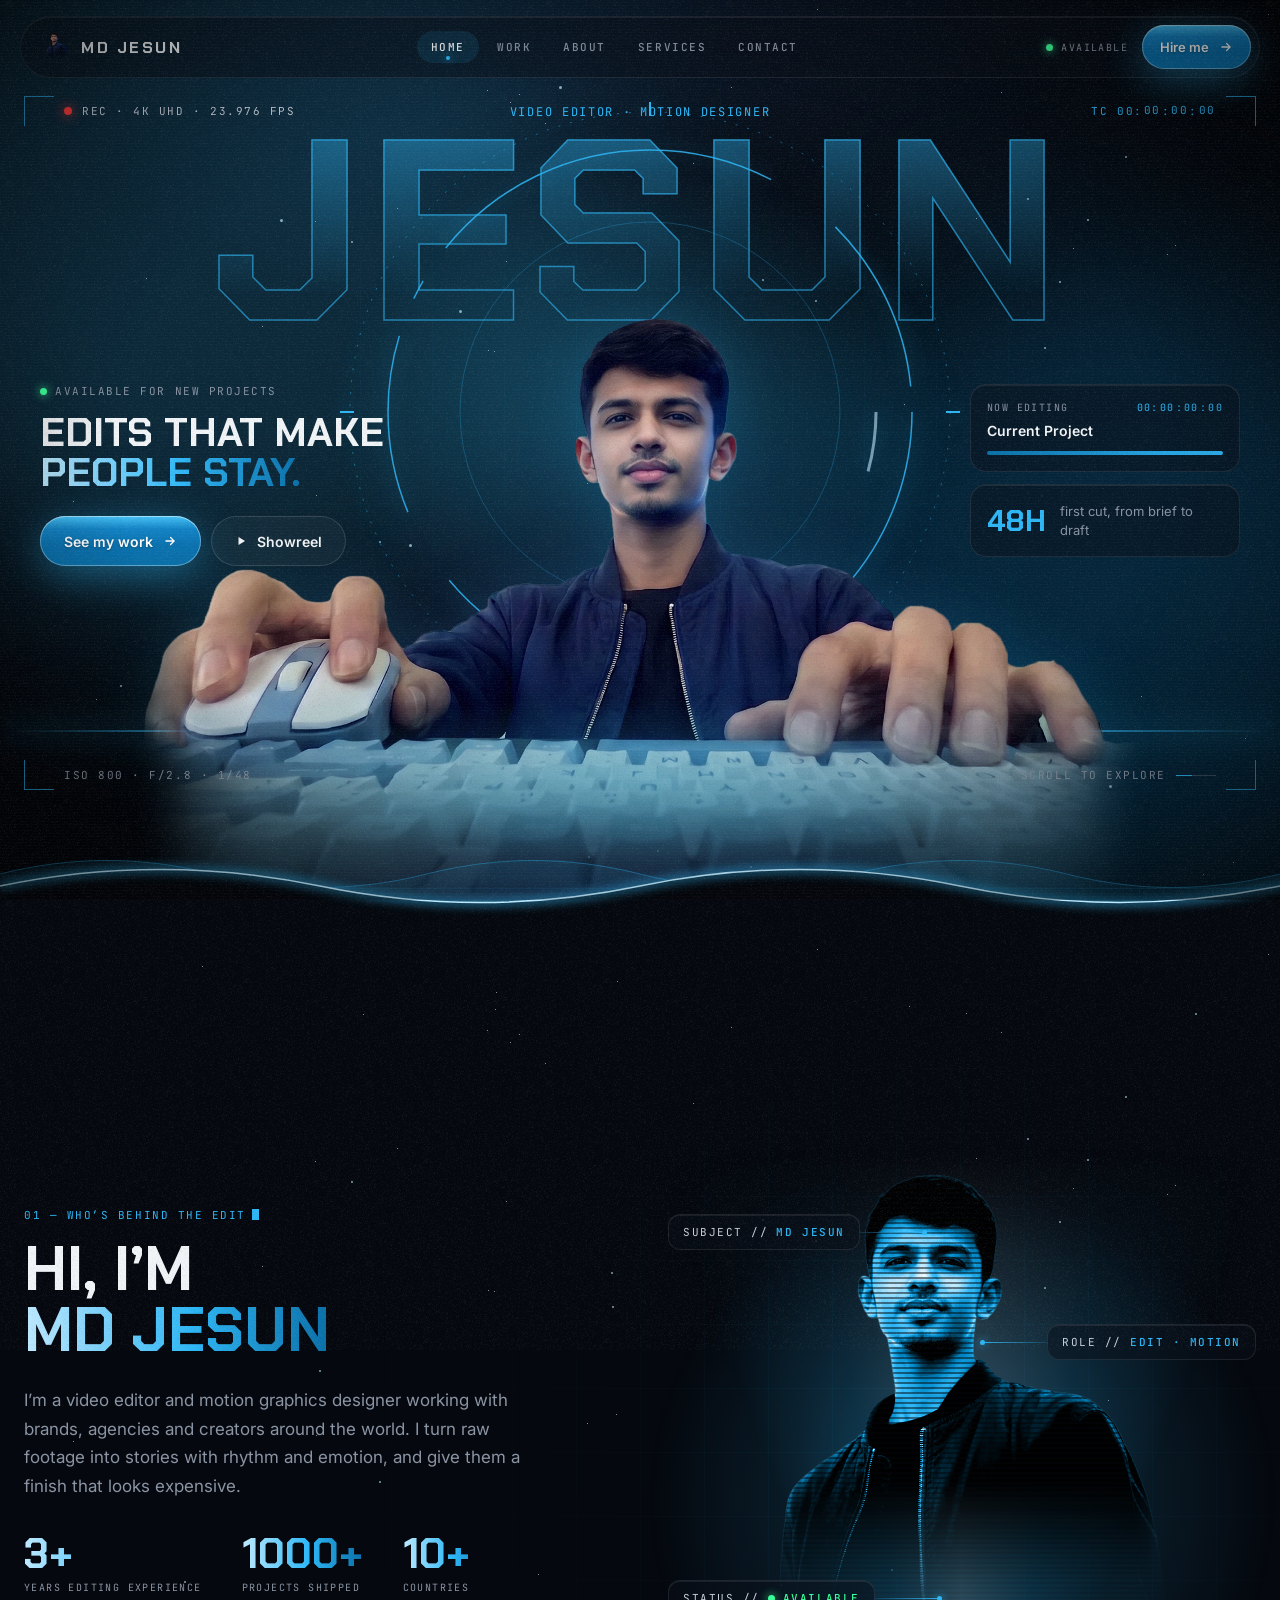
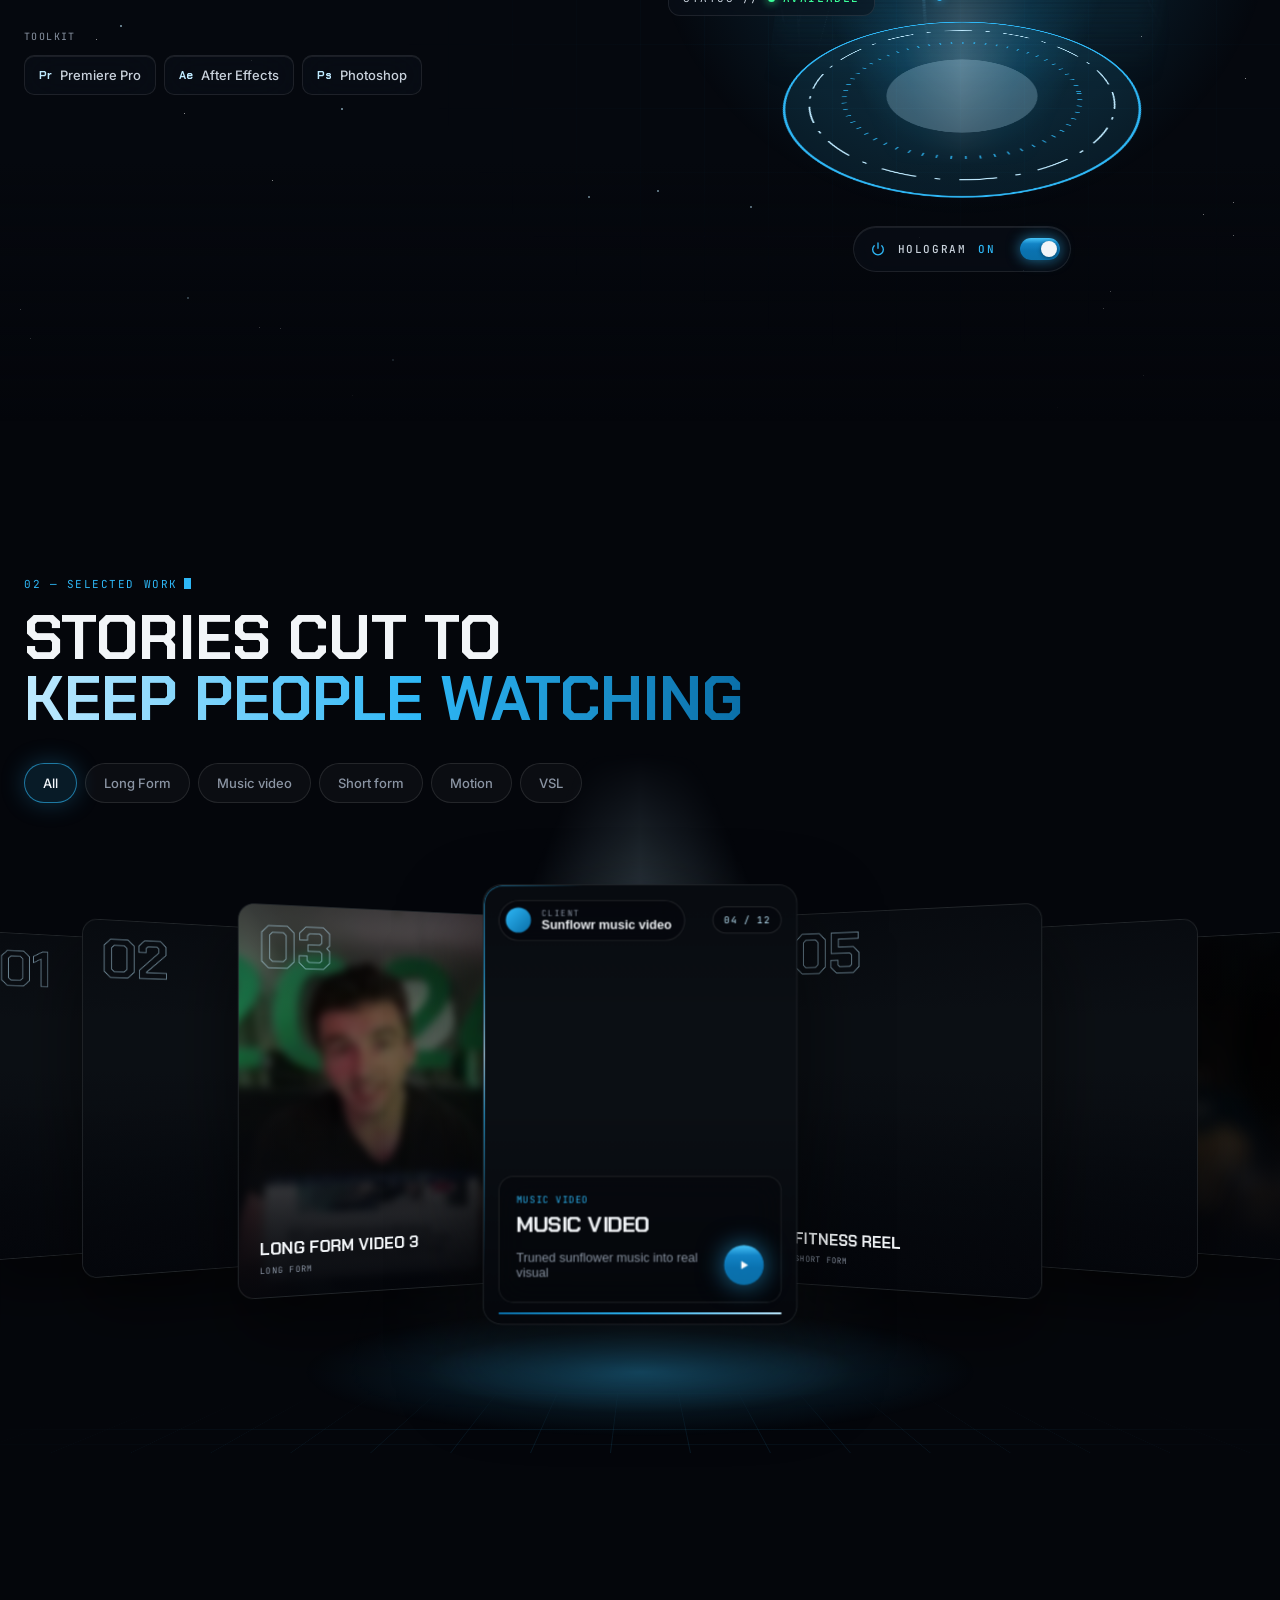
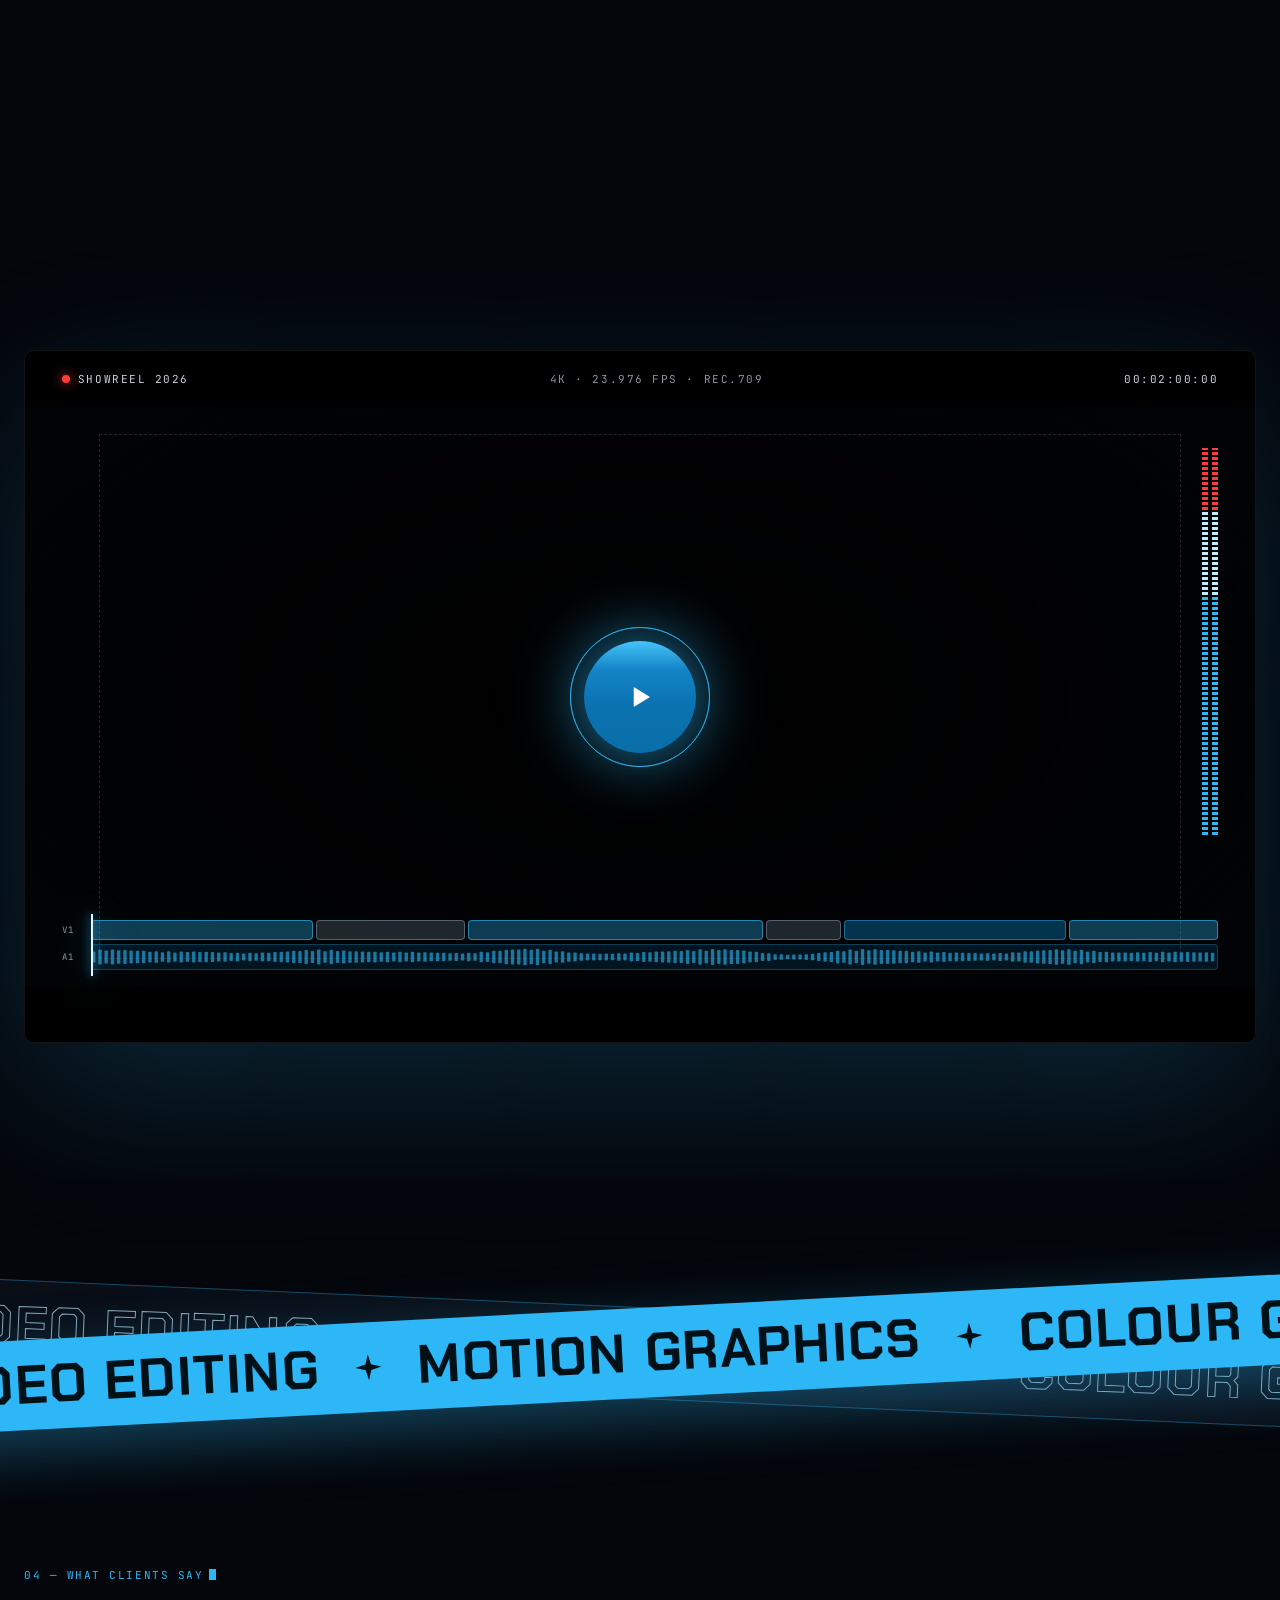
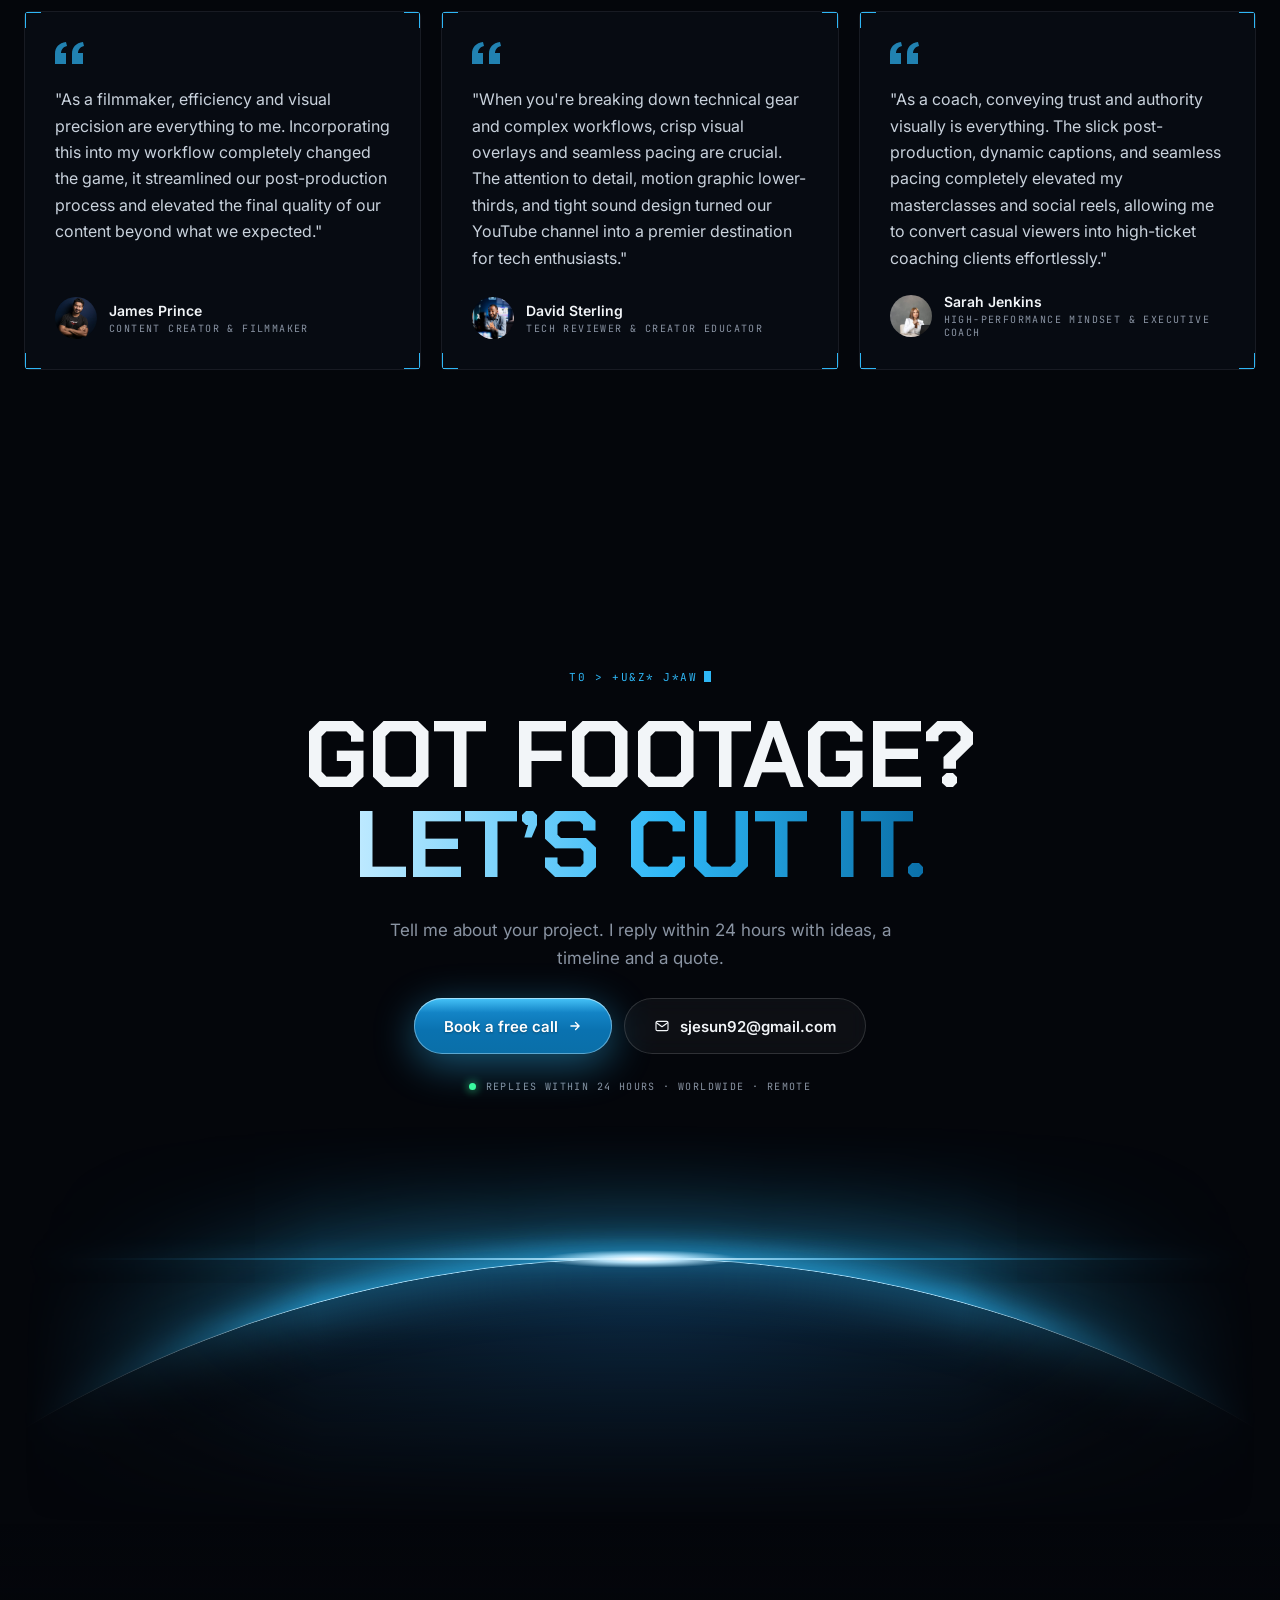
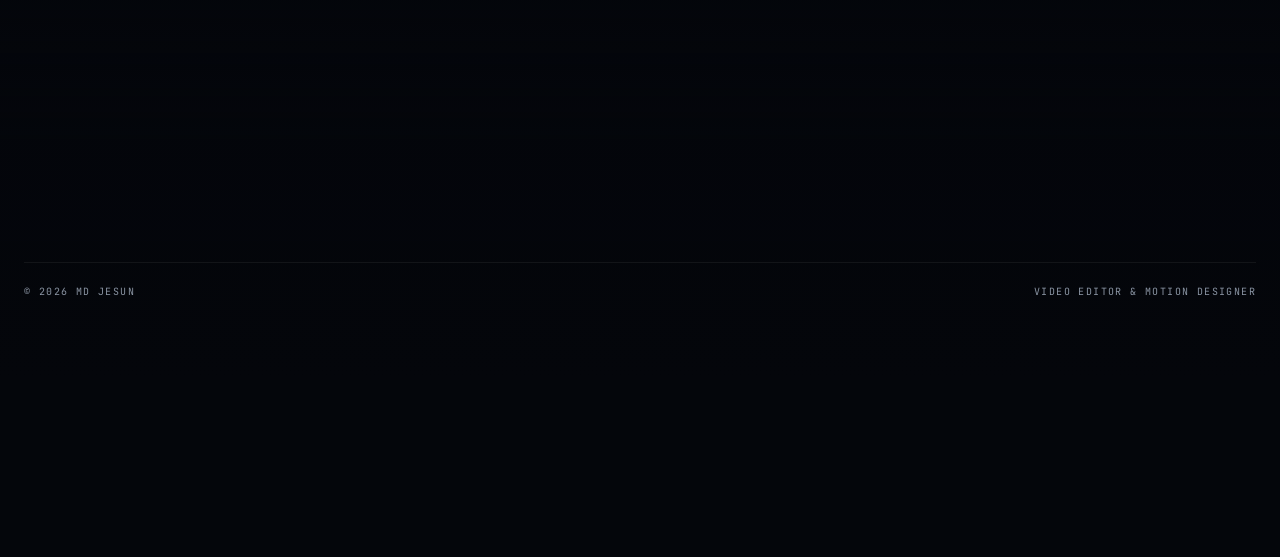
<file: index.html>
<!doctype html>
<html lang="en" data-theme="midnight">
<head>
<meta charset="utf-8">
<meta name="viewport" content="width=device-width, initial-scale=1">
<title>MD Jesun — Video Editor &amp; Motion Designer</title>
<meta name="description" content="MD Jesun is a video editor and motion graphics designer cutting commercials, YouTube content and brand films for clients worldwide.">
<meta name="theme-color" content="#04060B">
<meta property="og:type" content="website">
<meta property="og:title" content="MD Jesun — Video Editor &amp; Motion Designer">
<meta property="og:description" content="MD Jesun is a video editor and motion graphics designer cutting commercials, YouTube content and brand films for clients worldwide.">
<meta property="og:image" content="https://mdjesun.vercel.app/assets/img/hero-jesun.webp">
<link rel="icon" href="assets/img/favicon.svg?v=1794114159">
<link rel="preconnect" href="https://fonts.googleapis.com">
<link rel="preconnect" href="https://fonts.gstatic.com" crossorigin>
<link href="https://fonts.googleapis.com/css2?family=Chakra+Petch:wght@500;600;700&amp;family=Inter:wght@400;500;600&amp;family=JetBrains+Mono:wght@400;500;600&amp;display=swap" rel="stylesheet">
<link rel="stylesheet" href="assets/css/themes.css?v=1794114159">
<link rel="stylesheet" href="assets/css/style.css?v=1794114159">
<style>@view-transition{navigation:auto}</style>
<script>try{if(sessionStorage.getItem('mdj-intro')){document.documentElement.classList.add('no-intro')}else{sessionStorage.setItem('mdj-intro','1')}}catch(e){}</script>
</head>
<body>
<div class="site" id="site" data-page="home">
<div class="intro" aria-hidden="true">
<div class="intro-top"></div>
<div class="intro-bot"></div>
<div class="intro-core">
<svg class="intro-logo ico-b" width="64" height="64" viewBox="0 0 30 30"><path class="strk" d="M15 1.5 27 8.5v13L15 28.5 3 21.5v-13z" fill="none" stroke="currentColor" stroke-width="1.2"></path><path class="fillp" d="M12 10v10l8-5z" fill="currentColor"></path></svg>
<div class="intro-name">MD Jesun</div>
<div class="intro-bar"><span></span></div>
<div class="intro-num"></div>
</div>
<div class="intro-line"></div>
</div>
<div class="sprog" aria-hidden="true"><i id="sprog"></i></div>
<div class="bgfx" aria-hidden="true">
<div class="aur aur1"></div><div class="aur aur2"></div><div class="aur aur3"></div>
<div class="bggrid"></div>
<div class="stars s1"></div><div class="stars s2"></div><div class="stars s3"></div>
<div class="streak"></div><div class="streak streak2"></div>
</div>
<div class="fx-vig" aria-hidden="true"></div>
<div class="fx-scan" aria-hidden="true"></div>
<div class="fx-grain" aria-hidden="true"></div>
<div class="cursor" data-cursor-el="1" aria-hidden="true">
<div class="cur-ring" data-cur-ring="1"><i></i><span class="cur-lbl"><span class="l-play">Play</span><span class="l-drag">Drag</span><span class="l-view">View</span></span></div>
<div class="cur-dot" data-cur-dot="1"></div>
</div>
<header class="nav-wrap">
<nav class="nav glass" aria-label="Main">
<a class="brand" href="index.html" aria-label="MD Jesun, home">
<img class="brand-logo" src="uploads/holo-jesun-20261107-160005-092f34.webp?v=1794114159" alt="" width="30" height="30"><span class="display" style="font-weight: 700; font-size: 16px; letter-spacing: .16em">MD Jesun</span>
</a>
<div class="navlinks">
<a class="navlink active" href="index.html" aria-current="page">Home</a>
<a class="navlink" href="portfolio.html">Work</a>
<a class="navlink" href="about.html">About</a>
<a class="navlink" href="services.html">Services</a>
<a class="navlink" href="contact.html">Contact</a>
</div>
<div class="nav-right">
<span class="avail mono"><span class="gdot"></span>Available</span>
<a class="btn btn-primary btn-sm" href="contact.html" data-magnet="1">Hire me<svg width="14" height="14" viewBox="0 0 24 24" fill="none" stroke="currentColor" stroke-width="2.2" stroke-linecap="round" aria-hidden="true"><path d="M5 12h14M13 6l6 6-6 6"></path></svg></a>
<button class="menu-btn" id="menuBtn" type="button" aria-label="Menu" aria-expanded="false" aria-controls="mmenu"><svg width="18" height="18" viewBox="0 0 24 24" fill="none" stroke="currentColor" stroke-width="2" stroke-linecap="round" aria-hidden="true"><path d="M4 8h16M4 16h16"></path></svg></button>
</div>
</nav>
<div class="mmenu glass" id="mmenu" hidden>
<a class="mlink" href="index.html">Home</a>
<a class="mlink" href="portfolio.html">Work</a>
<a class="mlink" href="about.html">About</a>
<a class="mlink" href="services.html">Services</a>
<a class="mlink" href="contact.html">Contact</a>
<a class="btn btn-primary" href="contact.html">Hire me</a>
</div>
</header>
<main style="position: relative; z-index: 1">
<div class="hero-wrap" data-chapter="Intro">
<section id="top" class="hero" aria-label="Introduction">
<div class="hero-inner" data-hero="1">
<div class="h-glow"></div>
<div class="floor"></div>
<div class="horizon"></div>
<div class="par par-rings">
<svg class="rings" viewBox="0 0 640 640" aria-hidden="true">
<g class="spin"><circle cx="320" cy="320" r="300" fill="none" style="stroke: rgb(var(--b) / .5)" stroke-width="1" stroke-dasharray="2 10"></circle></g>
<g class="spin-r"><circle cx="320" cy="320" r="262" fill="none" style="stroke: rgb(var(--b) / .85)" stroke-width="1.5" stroke-dasharray="180 40 20 40 360 80"></circle></g>
<g class="spin-f"><circle cx="320" cy="320" r="226" fill="none" style="stroke: rgb(var(--ice) / .6)" stroke-width="3" stroke-dasharray="60 1360"></circle></g>
<circle cx="320" cy="320" r="190" fill="none" style="stroke: rgb(var(--b) / .25)" stroke-width="1"></circle>
<g class="spin-r"><path d="M320 10v14M320 616v14M10 320h14M616 320h14" style="stroke: rgb(var(--b))" stroke-width="2"></path></g>
</svg>
</div>
<div class="par par-name">
<div class="h-eyebrow mono"><span style="animation-timing-function: steps(30)">Video editor · Motion designer</span></div>
<h1 class="giant" data-text="JESUN" aria-label="MD Jesun — Video editor &amp; motion designer">JESUN</h1>
</div>
<div class="par par-photo">
<div class="hero-photo" style="--hero-mask: url('/assets/img/hero-jesun.webp')">
<div class="ph-feather">
<div class="ph-reveal">
<img src="assets/img/hero-jesun.webp?v=1794114159" alt="MD Jesun">
<div class="silo ph-tint"></div>
<div class="silo ph-screen"></div>
<div class="silo ph-sweep"></div>
</div>
<div class="silo ph-scan"></div>
</div>
</div>
<div class="kb-glow"></div>
</div>
<span class="dust" style="left: 6%; top: 12%; width: 1px; height: 1px; animation-duration: 6.0s; animation-delay: -0.0s"></span>
<span class="dust" style="left: 43%; top: 65%; width: 2px; height: 2px; animation-duration: 7.6s; animation-delay: -0.7s"></span>
<span class="dust" style="left: 80%; top: 54%; width: 3px; height: 3px; animation-duration: 9.2s; animation-delay: -1.4s"></span>
<span class="dust" style="left: 29%; top: 43%; width: 1px; height: 1px; animation-duration: 10.8s; animation-delay: -2.1s"></span>
<span class="dust" style="left: 66%; top: 32%; width: 2px; height: 2px; animation-duration: 12.4s; animation-delay: -2.8s"></span>
<span class="dust" style="left: 15%; top: 21%; width: 3px; height: 3px; animation-duration: 6.0s; animation-delay: -3.5s"></span>
<span class="dust" style="left: 52%; top: 74%; width: 1px; height: 1px; animation-duration: 7.6s; animation-delay: -4.2s"></span>
<span class="dust" style="left: 89%; top: 63%; width: 2px; height: 2px; animation-duration: 9.2s; animation-delay: -4.9s"></span>
<span class="dust" style="left: 38%; top: 52%; width: 3px; height: 3px; animation-duration: 10.8s; animation-delay: -5.6s"></span>
<span class="dust" style="left: 75%; top: 41%; width: 1px; height: 1px; animation-duration: 12.4s; animation-delay: -6.3s"></span>
<span class="dust" style="left: 24%; top: 30%; width: 2px; height: 2px; animation-duration: 6.0s; animation-delay: -7.0s"></span>
<span class="dust" style="left: 61%; top: 19%; width: 3px; height: 3px; animation-duration: 7.6s; animation-delay: -7.7s"></span>
<span class="dust" style="left: 10%; top: 72%; width: 1px; height: 1px; animation-duration: 9.2s; animation-delay: -8.4s"></span>
<span class="dust" style="left: 47%; top: 61%; width: 2px; height: 2px; animation-duration: 10.8s; animation-delay: -9.1s"></span>
<span class="dust" style="left: 84%; top: 50%; width: 3px; height: 3px; animation-duration: 12.4s; animation-delay: -9.8s"></span>
<span class="dust" style="left: 33%; top: 39%; width: 1px; height: 1px; animation-duration: 6.0s; animation-delay: -10.5s"></span>
<span class="dust" style="left: 70%; top: 28%; width: 2px; height: 2px; animation-duration: 7.6s; animation-delay: -11.2s"></span>
<span class="dust" style="left: 19%; top: 17%; width: 3px; height: 3px; animation-duration: 9.2s; animation-delay: -11.9s"></span>
<span class="dust" style="left: 56%; top: 70%; width: 1px; height: 1px; animation-duration: 10.8s; animation-delay: -12.6s"></span>
<span class="dust" style="left: 93%; top: 59%; width: 2px; height: 2px; animation-duration: 12.4s; animation-delay: -13.3s"></span>
<span class="dust" style="left: 42%; top: 48%; width: 3px; height: 3px; animation-duration: 6.0s; animation-delay: -14.0s"></span>
<span class="dust" style="left: 79%; top: 37%; width: 1px; height: 1px; animation-duration: 7.6s; animation-delay: -14.7s"></span>
<span class="dust" style="left: 28%; top: 26%; width: 2px; height: 2px; animation-duration: 9.2s; animation-delay: -15.4s"></span>
<span class="dust" style="left: 65%; top: 15%; width: 3px; height: 3px; animation-duration: 10.8s; animation-delay: -16.1s"></span>
<span class="dust" style="left: 14%; top: 68%; width: 1px; height: 1px; animation-duration: 12.4s; animation-delay: -16.8s"></span>
<span class="dust" style="left: 51%; top: 57%; width: 2px; height: 2px; animation-duration: 6.0s; animation-delay: -17.5s"></span>
<span class="dust" style="left: 88%; top: 46%; width: 3px; height: 3px; animation-duration: 7.6s; animation-delay: -18.2s"></span>
<span class="dust" style="left: 37%; top: 35%; width: 1px; height: 1px; animation-duration: 9.2s; animation-delay: -18.9s"></span>
<div class="par par-ui">
<div class="hero-left">
<div class="mono hero-tag"><span class="gdot"></span>Available for new projects</div>
<p class="display hero-h"><span class="ln"><span class="d19">Edits that make</span></span><span class="ln"><span class="grad d21">people stay.</span></span></p>
<div class="hero-cta">
<a class="btn btn-primary" href="portfolio.html" data-magnet="1">See my work<svg width="14" height="14" viewBox="0 0 24 24" fill="none" stroke="currentColor" stroke-width="2.2" stroke-linecap="round" aria-hidden="true"><path d="M5 12h14M13 6l6 6-6 6"></path></svg></a>
<a class="btn btn-ghost" href="#showreel" data-cur="play" data-video="https://youtu.be/x6DI0gQvqek" data-video-title=" Show reel"><svg width="12" height="12" viewBox="0 0 24 24" aria-hidden="true"><path d="M7 4v16l13-8z" fill="currentColor"></path></svg>Showreel</a>
</div>
</div>
<div class="hero-right">
<div class="hchip d26">
<div class="glass float hchip-in">
<div class="mono" style="font-size: 10px; color: rgb(var(--mut)); display: flex; justify-content: space-between; gap: 10px"><span>Now editing</span><span class="tc" style="color: rgb(var(--b))">00:<span class="tcd"><span class="tcs mm">00
01
02
03
04
05
06
07
08
09
10
11
12
13
14
15
16
17
18
19
20
21
22
23
24
25
26
27
28
29
30
31
32
33
34
35
36
37
38
39
40
41
42
43
44
45
46
47
48
49
50
51
52
53
54
55
56
57
58
59</span></span>:<span class="tcd"><span class="tcs ss">00
01
02
03
04
05
06
07
08
09
10
11
12
13
14
15
16
17
18
19
20
21
22
23
24
25
26
27
28
29
30
31
32
33
34
35
36
37
38
39
40
41
42
43
44
45
46
47
48
49
50
51
52
53
54
55
56
57
58
59</span></span>:<span class="tcd"><span class="tcs ff">00
01
02
03
04
05
06
07
08
09
10
11
12
13
14
15
16
17
18
19
20
21
22
23</span></span></span></div>
<div style="margin-top: 8px; font-size: 14px; font-weight: 600">Current Project</div>
<div class="nb"><span></span></div>
</div>
</div>
<div class="hchip d29">
<div class="glass float hchip-in" style="animation-delay: -3s; display: flex; align-items: center; gap: 14px">
<div class="display" style="font-size: 30px; font-weight: 700; color: rgb(var(--b))">48h</div>
<div style="font-size: 13px; line-height: 1.4; color: rgb(var(--mut))">first cut, from brief to draft</div>
</div>
</div>
</div>
</div>
<span class="corner c-tl"></span><span class="corner c-tr"></span><span class="corner c-bl"></span><span class="corner c-br"></span>
<div class="hud-read hr-tl mono"><span class="rec"></span>REC · 4K UHD · 23.976 fps</div>
<div class="hud-read hr-tr mono"><span class="tc">TC&#160;00:<span class="tcd"><span class="tcs mm">00
01
02
03
04
05
06
07
08
09
10
11
12
13
14
15
16
17
18
19
20
21
22
23
24
25
26
27
28
29
30
31
32
33
34
35
36
37
38
39
40
41
42
43
44
45
46
47
48
49
50
51
52
53
54
55
56
57
58
59</span></span>:<span class="tcd"><span class="tcs ss">00
01
02
03
04
05
06
07
08
09
10
11
12
13
14
15
16
17
18
19
20
21
22
23
24
25
26
27
28
29
30
31
32
33
34
35
36
37
38
39
40
41
42
43
44
45
46
47
48
49
50
51
52
53
54
55
56
57
58
59</span></span>:<span class="tcd"><span class="tcs ff">00
01
02
03
04
05
06
07
08
09
10
11
12
13
14
15
16
17
18
19
20
21
22
23</span></span></span></div>
<div class="hud-read hr-bl mono">ISO 800 · f/2.8 · 1/48</div>
<div class="hud-read hr-br mono">Scroll to explore<span class="scroll-ind"></span></div>
</div>
</section>
</div>
<div class="slide-wrap"><div class="wave-wrap" aria-hidden="true"><svg class="wave wave-back" viewBox="0 0 2880 120" preserveAspectRatio="none"><path d="M0 52 C80 34 160 34 240 52 S400 70 480 52 S640 34 720 52 S880 70 960 52 S1120 34 1200 52 S1360 70 1440 52 S1600 34 1680 52 S1840 70 1920 52 S2080 34 2160 52 S2320 70 2400 52 S2560 34 2640 52 S2800 70 2880 52 L2880 120 L0 120 Z" style="fill: rgb(var(--b) / .08)"></path><path d="M0 52 C80 34 160 34 240 52 S400 70 480 52 S640 34 720 52 S880 70 960 52 S1120 34 1200 52 S1360 70 1440 52 S1600 34 1680 52 S1840 70 1920 52 S2080 34 2160 52 S2320 70 2400 52 S2560 34 2640 52 S2800 70 2880 52" fill="none" style="stroke: rgb(var(--b) / .45)" stroke-width="1" vector-effect="non-scaling-stroke"></path></svg><svg class="wave wave-front" viewBox="0 0 2880 120" preserveAspectRatio="none"><defs><filter id="wglow" x="-5%" y="-60%" width="110%" height="220%"><feGaussianBlur stdDeviation="5"></feGaussianBlur></filter></defs><path d="M0 64 C120 42 240 42 360 64 S600 86 720 64 S960 42 1080 64 S1320 86 1440 64 S1680 42 1800 64 S2040 86 2160 64 S2400 42 2520 64 S2760 86 2880 64 L2880 120 L0 120 Z" style="fill: rgb(var(--bg2))"></path><path d="M0 64 C120 42 240 42 360 64 S600 86 720 64 S960 42 1080 64 S1320 86 1440 64 S1680 42 1800 64 S2040 86 2160 64 S2400 42 2520 64 S2760 86 2880 64" fill="none" style="stroke: rgb(var(--b))" stroke-width="8" opacity=".55" filter="url(#wglow)"></path><path d="M0 64 C120 42 240 42 360 64 S600 86 720 64 S960 42 1080 64 S1320 86 1440 64 S1680 42 1800 64 S2040 86 2160 64 S2400 42 2520 64 S2760 86 2880 64" fill="none" style="stroke: rgb(var(--ice))" stroke-width="1.5" vector-effect="non-scaling-stroke"></path></svg></div><div class="slide-bg" aria-hidden="true"><div class="stars s1"></div><div class="stars s2"></div><div class="slide-grid"></div></div><section id="about" class="about-sec home-about sec" data-sec="about" data-chapter="01 — Who’s behind the edit">
<div class="about-inner">
<div class="about-copy">
<div class="mono eyebrow tw" data-scr="1" style="--n:26">01 — Who’s behind the edit</div><h2 class="display h2 rv-t"><span class="ln"><span>Hi, I’m</span></span><span class="ln"><span class="grad">MD Jesun</span></span></h2><div class="lead rv" style="margin-top: 24px; max-width: 520px"><p>I’m a video editor and motion graphics designer working with brands, agencies and creators around the world. I turn raw footage into stories with rhythm and emotion, and give them a finish that looks expensive.</p></div>
<div class="stats">
<div class="stat rv"><div class="stat-n grad" data-count="3+">3+</div><div class="mono stat-l">Years editing experience</div></div><div class="stat rv"><div class="stat-n grad" data-count="1000+">1000+</div><div class="mono stat-l">Projects shipped</div></div><div class="stat rv"><div class="stat-n grad" data-count="10+">10+</div><div class="mono stat-l">Countries</div></div></div>
<div class="mono rv tk-l">Toolkit</div>
<div class="tools">
<span class="tool glass rv"><b>Pr</b>Premiere Pro</span>
<span class="tool glass rv"><b>Ae</b>After Effects</span>
<span class="tool glass rv"><b>Ps</b>Photoshop</span>
</div>
<div class="rv" style="margin-top: 34px"><a class="btn btn-ghost" href="about.html" data-magnet="1">More about me<svg width="14" height="14" viewBox="0 0 24 24" fill="none" stroke="currentColor" stroke-width="2.2" stroke-linecap="round" aria-hidden="true"><path d="M5 12h14M13 6l6 6-6 6"></path></svg></a></div>
</div>

<div class="holo-col">
<div class="holo-stage" id="holoStage" style="--holo-mask: url('/assets/img/holo-jesun.webp')">
<div class="holo-glow"></div>
<div class="holo-power">
<div class="holo-cone"></div>
<div class="holo-fig">
<div class="holo-wipe">
<div class="holo-reveal">
<div class="silo-h holo-occl"></div>
<img loading="lazy" decoding="async" src="assets/img/holo-jesun.webp?v=1794114159" alt="Hologram portrait of MD Jesun">
<div class="silo-h holo-tint"></div>
<div class="silo-h holo-lines"></div>
<div class="silo-h holo-sweep"></div>
</div>
</div>
<div class="silo-h holo-scan"></div>
</div>
<div class="tagw td1" style="left: 0; top: 104px"><div class="tag glass mono float">Subject // <b>MD Jesun</b></div><span class="tline tl-r"></span></div>
<div class="tagw td2" style="right: 0; top: 214px"><div class="tag glass mono float" style="animation-delay: -2s">Role // <b>Edit · Motion</b></div><span class="tline tl-l"></span></div>
<div class="tagw td3" style="left: 0; top: 470px"><div class="tag glass mono float" style="animation-delay: -4s">Status // <span class="gdot"></span><b style="color: #3BFF9A">Available</b></div><span class="tline tl-r"></span></div>
</div>
<div class="holo-base">
<svg viewBox="0 0 460 460" width="460" height="460" aria-hidden="true" style="overflow: visible">
<circle cx="230" cy="230" r="218" style="fill: rgb(var(--b) / .10); stroke: rgb(var(--b))" stroke-width="3"></circle>
<g style="transform-origin: 230px 230px; animation: spin 14s linear infinite"><circle cx="230" cy="230" r="188" fill="none" style="stroke: rgb(var(--ice))" stroke-width="2" stroke-dasharray="40 20 6 20"></circle></g>
<g style="transform-origin: 230px 230px; animation: spin 22s linear infinite reverse"><circle cx="230" cy="230" r="146" fill="none" style="stroke: rgb(var(--b) / .8)" stroke-width="6" stroke-dasharray="2 14"></circle></g>
<circle cx="230" cy="230" r="94" style="fill: rgb(var(--ice) / .25)"></circle>
</svg>
</div>
<div class="holo-flash"></div>
</div>
<div class="holo-ctrl rv">
<button class="holo-toggle glass" id="holoBtn" type="button" aria-pressed="true" aria-label="Hologram power"><span class="ht-ico"><svg width="16" height="16" viewBox="0 0 24 24" fill="none" stroke="currentColor" stroke-width="2" stroke-linecap="round" aria-hidden="true"><path d="M12 3v8M6.3 7.2a8 8 0 1 0 11.4 0"></path></svg></span><span>Hologram</span><span class="ht-state" id="holoState">On</span><span class="ht-sw"></span></button>
</div>
</div>
</div>
</section>
</div><section id="work" class="work sec" data-sec="work" data-chapter="02 — Selected work">
<div class="wrap head-row" style="position: relative; z-index: 2">
<div>
<div class="mono eyebrow tw" data-scr="1" style="--n:18">02 — Selected work</div><h2 class="display h2 rv-t"><span class="ln"><span>Stories cut to</span></span><span class="ln"><span class="grad">keep people watching</span></span></h2></div>
<div class="pills rv" id="cfPills">
<button class="pill pill-on" type="button" data-filter="All" aria-pressed="true">All</button>
<button class="pill" type="button" data-filter="Long Form" aria-pressed="false">Long Form</button>
<button class="pill" type="button" data-filter="Music video" aria-pressed="false">Music video</button>
<button class="pill" type="button" data-filter="Short form" aria-pressed="false">Short form</button>
<button class="pill" type="button" data-filter="Motion" aria-pressed="false">Motion</button>
<button class="pill" type="button" data-filter="VSL" aria-pressed="false">VSL</button>
</div>
</div>
<div class="cf-stage" id="cfStage" data-cur="drag" tabindex="0" role="region" aria-roledescription="carousel" aria-label="Featured work. Use the left and right arrow keys to browse." style="position: relative; z-index: 2">
<div class="cf-beam"></div>
<div class="cf-floor"></div>
<div class="cf-pool"></div>
<div class="cf-persp"><div class="cf-3d" id="cf3d"></div></div>
</div>
<div class="cf-ctrl rv" style="position: relative; z-index: 2">
<button class="cbtn" id="prevBtn" type="button" aria-label="Previous project" data-magnet="1"><svg width="18" height="18" viewBox="0 0 24 24" fill="none" stroke="currentColor" stroke-width="2" stroke-linecap="round" aria-hidden="true"><path d="M19 12H5M11 6l-6 6 6 6"></path></svg></button>
<div class="cf-meta">
<div class="cf-count"><span class="display cnum" id="cfNum">01</span><span class="mono ctot" id="cfTot">/ 12</span></div>
<div class="cf-ticks" id="cfTicks"></div>
<div class="mono cf-hint">Drag, click a card, or use the arrows</div>
</div>
<button class="cbtn" id="nextBtn" type="button" aria-label="Next project" data-magnet="1"><svg width="18" height="18" viewBox="0 0 24 24" fill="none" stroke="currentColor" stroke-width="2" stroke-linecap="round" aria-hidden="true"><path d="M5 12h14M13 6l6 6-6 6"></path></svg></button>
</div>
<script type="application/json" id="featured-data">[{"title":"Long video 1","cat":"Long Form","time":"","client":"James prince","result":"","video":"https://www.youtube.com/watch?v=mTCIVdjwXjQ\u0026t=18s","img":"uploads/mtcivdjwxjq-hd-20261107-151814-4f6ab2.webp?v=1794114159"},{"title":"Long form video 2","cat":"Long Form","time":"","client":"Edwin Chan","result":"","video":"https://www.youtube.com/watch?v=hqBLatLzIGU","img":"uploads/screenshot-2026-11-07-at-3-48-54-am-20261107-151947-62a03a.webp?v=1794114159"},{"title":"Long Form Video 3","cat":"Long Form","time":"","client":"","result":"","video":"https://youtu.be/RkA6tQUFDKw","img":"uploads/mq3-20261107-152027-31a8b2.webp?v=1794114159"},{"title":"Music Video","cat":"Music video","time":"","client":"Sunflowr music video","result":"Truned sunflower music into real visual","video":"https://youtu.be/Esx7agBVhfY","img":"uploads/screenshot-2026-11-07-at-3-30-42-am-20261107-152119-272076.webp?v=1794114159"},{"title":"Fitness Reel","cat":"Short form","time":"","client":"Steven hoschak","result":"High-converting short-form edit designed to drive clicks.","video":"https://youtube.com/shorts/-g1W736Slz4","img":"uploads/screenshot-2026-11-07-at-3-11-14-am-20261108-044457-5d72fe.webp?v=1794114159"},{"title":"SaaS Explainer","cat":"Motion","time":"","client":"Spotify","result":"Created a Spotify  SAAS video from my self","video":"https://youtu.be/N8hudzvf6kg","img":"uploads/screenshot-2026-11-07-at-3-14-30-am-20261107-152304-aa9426.webp?v=1794114159"},{"title":"Reel 1","cat":"Short form","time":"01:05","client":"James prince","result":"","video":"https://www.youtube.com/shorts/R9djHTT5dRw","img":"uploads/screenshot-2026-11-07-at-4-07-22-am-20261107-152356-c9d377.webp?v=1794114159"},{"title":"Reel 2","cat":"Short form","time":"","client":"James prince","result":"","video":"https://www.youtube.com/shorts/OdXhrWCMAVY","img":"uploads/screenshot-2026-11-07-at-4-01-21-am-20261107-152930-fe0904.webp?v=1794114159"},{"title":"Reel 3","cat":"Short form","time":"","client":"James prince","result":"","video":"https://youtube.com/shorts/MitU7zMCU_s","img":"uploads/screenshot-2026-11-07-at-4-04-42-am-20261107-153021-aee922.webp?v=1794114159"},{"title":"Reel 4","cat":"Short form","time":"","client":"","result":"","video":"https://youtube.com/shorts/x6XOaHf94sg?feature=share","img":"uploads/screenshot-2026-11-07-at-3-57-32-am-20261107-153056-ed4e39.webp?v=1794114159"},{"title":"Real estate","cat":"Short form","time":"","client":"","result":"","video":"https://youtube.com/shorts/2OKa1pWIzXM?feature=share","img":"uploads/screenshot-2026-11-07-at-4-15-24-am-20261107-152706-90aa7e.webp?v=1794114159"},{"title":"VSL","cat":"VSL","time":"","client":"","result":"","video":"https://youtu.be/FBS-UOhNsPw","img":"uploads/screenshot-2026-11-07-at-3-50-12-am-20261107-153141-34a953.webp?v=1794114159"}]</script>
<div class="more-row rv"><a class="btn btn-ghost" href="portfolio.html" data-magnet="1">View full portfolio<svg width="14" height="14" viewBox="0 0 24 24" fill="none" stroke="currentColor" stroke-width="2.2" stroke-linecap="round" aria-hidden="true"><path d="M5 12h14M13 6l6 6-6 6"></path></svg></a></div>
</section>
<section id="showreel" class="reel sec" data-sec="reel" data-chapter="03 — Showreel">
<div class="wrap">
<div class="reel-head">
<div>
<div class="mono eyebrow tw" data-scr="1" style="--n:13">03 — Showreel</div><h2 class="display h2 rv-t"><span class="ln"><span class="grad">Show reel</span></span></h2></div>
<p class="rv">A fast cut of my favourite edits, transitions and motion work from the past year.</p>
</div>
<div class="reel-frame rv rv-wipe" data-cur="play" data-video="https://youtu.be/x6DI0gQvqek" data-video-title=" Show reel">
<img loading="lazy" decoding="async" class="reel-img" src="uploads/screenshot-2026-11-07-at-9-43-59-pm-20261107-154421-24e2cb.webp?v=1794114159" alt="Showreel cover">
<div class="reel-shade"></div>
<div class="reel-safe"></div>
<div class="lb lb-top"></div>
<div class="lb lb-bot"></div>
<div class="reel-hud mono"><span style="display: flex; align-items: center; gap: 8px"><span class="rec"></span>Showreel 2026</span><span style="color: rgb(var(--mut))">4K · 23.976 fps · Rec.709</span><span>00:02:00:00</span></div>
<button class="reel-play" type="button" aria-label="Play showreel"><span class="rp-ring"></span><span class="rp-ring r2"></span><svg width="30" height="30" viewBox="0 0 24 24" aria-hidden="true"><path d="M7 4v16l13-8z" fill="#FFFFFF"></path></svg></button>
<div class="meters" aria-hidden="true"><span class="m"></span><span class="m m2"></span></div>
<div class="reel-tl" aria-hidden="true">
<div class="trk"><span class="mono trk-l">V1</span><div class="clips"><span class="clip" style="flex: 3"></span><span class="clip alt" style="flex: 2"></span><span class="clip" style="flex: 4"></span><span class="clip alt" style="flex: 1"></span><span class="clip dk" style="flex: 3"></span><span class="clip" style="flex: 2"></span></div></div>
<div class="trk"><span class="mono trk-l">A1</span><div class="wav"><svg viewBox="0 0 1000 36" preserveAspectRatio="none" aria-hidden="true"><g style="fill: rgb(var(--b) / .6)"><rect x="0.0" y="9.6" width="3" height="16.8" rx="1"></rect><rect x="5.6" y="6.8" width="3" height="22.3" rx="1"></rect><rect x="11.1" y="8.4" width="3" height="19.2" rx="1"></rect><rect x="16.7" y="6.7" width="3" height="22.6" rx="1"></rect><rect x="22.2" y="7.9" width="3" height="20.1" rx="1"></rect><rect x="27.8" y="7.5" width="3" height="21.0" rx="1"></rect><rect x="33.3" y="8.1" width="3" height="19.7" rx="1"></rect><rect x="38.9" y="8.8" width="3" height="18.5" rx="1"></rect><rect x="44.4" y="8.7" width="3" height="18.6" rx="1"></rect><rect x="50.0" y="10.0" width="3" height="16.1" rx="1"></rect><rect x="55.6" y="9.2" width="3" height="17.5" rx="1"></rect><rect x="61.1" y="10.9" width="3" height="14.3" rx="1"></rect><rect x="66.7" y="9.5" width="3" height="16.9" rx="1"></rect><rect x="72.2" y="11.1" width="3" height="13.9" rx="1"></rect><rect x="77.8" y="9.6" width="3" height="16.7" rx="1"></rect><rect x="83.3" y="10.6" width="3" height="14.7" rx="1"></rect><rect x="88.9" y="9.8" width="3" height="16.4" rx="1"></rect><rect x="94.4" y="10.4" width="3" height="15.3" rx="1"></rect><rect x="100.0" y="10.3" width="3" height="15.4" rx="1"></rect><rect x="105.6" y="10.5" width="3" height="15.1" rx="1"></rect><rect x="111.1" y="11.1" width="3" height="13.8" rx="1"></rect><rect x="116.7" y="10.9" width="3" height="14.2" rx="1"></rect><rect x="122.2" y="12.0" width="3" height="12.0" rx="1"></rect><rect x="127.8" y="11.5" width="3" height="13.1" rx="1"></rect><rect x="133.3" y="12.7" width="3" height="10.6" rx="1"></rect><rect x="138.9" y="11.7" width="3" height="12.6" rx="1"></rect><rect x="144.4" y="12.5" width="3" height="11.0" rx="1"></rect><rect x="150.0" y="11.4" width="3" height="13.1" rx="1"></rect><rect x="155.6" y="11.6" width="3" height="12.8" rx="1"></rect><rect x="161.1" y="10.6" width="3" height="14.8" rx="1"></rect><rect x="166.7" y="10.2" width="3" height="15.5" rx="1"></rect><rect x="172.2" y="9.6" width="3" height="16.7" rx="1"></rect><rect x="177.8" y="8.6" width="3" height="18.7" rx="1"></rect><rect x="183.3" y="9.0" width="3" height="18.1" rx="1"></rect><rect x="188.9" y="7.4" width="3" height="21.2" rx="1"></rect><rect x="194.4" y="8.9" width="3" height="18.2" rx="1"></rect><rect x="200.0" y="6.9" width="3" height="22.2" rx="1"></rect><rect x="205.6" y="9.2" width="3" height="17.6" rx="1"></rect><rect x="211.1" y="7.3" width="3" height="21.5" rx="1"></rect><rect x="216.7" y="9.1" width="3" height="17.8" rx="1"></rect><rect x="222.2" y="8.2" width="3" height="19.5" rx="1"></rect><rect x="227.8" y="9.4" width="3" height="17.3" rx="1"></rect><rect x="233.3" y="9.4" width="3" height="17.3" rx="1"></rect><rect x="238.9" y="9.7" width="3" height="16.5" rx="1"></rect><rect x="244.4" y="10.3" width="3" height="15.4" rx="1"></rect><rect x="250.0" y="10.0" width="3" height="16.1" rx="1"></rect><rect x="255.6" y="10.9" width="3" height="14.1" rx="1"></rect><rect x="261.1" y="10.0" width="3" height="16.0" rx="1"></rect><rect x="266.7" y="11.4" width="3" height="13.2" rx="1"></rect><rect x="272.2" y="10.0" width="3" height="16.0" rx="1"></rect><rect x="277.8" y="11.3" width="3" height="13.4" rx="1"></rect><rect x="283.3" y="10.2" width="3" height="15.5" rx="1"></rect><rect x="288.9" y="11.2" width="3" height="13.6" rx="1"></rect><rect x="294.4" y="10.9" width="3" height="14.3" rx="1"></rect><rect x="300.0" y="11.4" width="3" height="13.1" rx="1"></rect><rect x="305.6" y="11.7" width="3" height="12.6" rx="1"></rect><rect x="311.1" y="11.8" width="3" height="12.4" rx="1"></rect><rect x="316.7" y="12.4" width="3" height="11.3" rx="1"></rect><rect x="322.2" y="12.0" width="3" height="12.1" rx="1"></rect><rect x="327.8" y="12.6" width="3" height="10.8" rx="1"></rect><rect x="333.3" y="11.5" width="3" height="13.0" rx="1"></rect><rect x="338.9" y="12.2" width="3" height="11.6" rx="1"></rect><rect x="344.4" y="10.3" width="3" height="15.4" rx="1"></rect><rect x="350.0" y="10.7" width="3" height="14.7" rx="1"></rect><rect x="355.6" y="8.7" width="3" height="18.6" rx="1"></rect><rect x="361.1" y="8.7" width="3" height="18.7" rx="1"></rect><rect x="366.7" y="7.3" width="3" height="21.5" rx="1"></rect><rect x="372.2" y="6.8" width="3" height="22.5" rx="1"></rect><rect x="377.8" y="6.6" width="3" height="22.7" rx="1"></rect><rect x="383.3" y="5.7" width="3" height="24.7" rx="1"></rect><rect x="388.9" y="7.1" width="3" height="21.7" rx="1"></rect><rect x="394.4" y="5.8" width="3" height="24.4" rx="1"></rect><rect x="400.0" y="8.6" width="3" height="18.8" rx="1"></rect><rect x="405.6" y="7.1" width="3" height="21.7" rx="1"></rect><rect x="411.1" y="9.9" width="3" height="16.2" rx="1"></rect><rect x="416.7" y="9.2" width="3" height="17.6" rx="1"></rect><rect x="422.2" y="11.1" width="3" height="13.9" rx="1"></rect><rect x="427.8" y="11.2" width="3" height="13.6" rx="1"></rect><rect x="433.3" y="12.2" width="3" height="11.6" rx="1"></rect><rect x="438.9" y="12.6" width="3" height="10.7" rx="1"></rect><rect x="444.4" y="12.9" width="3" height="10.2" rx="1"></rect><rect x="450.0" y="13.3" width="3" height="9.5" rx="1"></rect><rect x="455.6" y="12.9" width="3" height="10.2" rx="1"></rect><rect x="461.1" y="13.2" width="3" height="9.6" rx="1"></rect><rect x="466.7" y="12.3" width="3" height="11.4" rx="1"></rect><rect x="472.2" y="12.9" width="3" height="10.3" rx="1"></rect><rect x="477.8" y="11.4" width="3" height="13.2" rx="1"></rect><rect x="483.3" y="11.9" width="3" height="12.2" rx="1"></rect><rect x="488.9" y="10.6" width="3" height="14.8" rx="1"></rect><rect x="494.4" y="10.8" width="3" height="14.3" rx="1"></rect><rect x="500.0" y="9.9" width="3" height="16.1" rx="1"></rect><rect x="505.6" y="9.7" width="3" height="16.5" rx="1"></rect><rect x="511.1" y="9.5" width="3" height="17.1" rx="1"></rect><rect x="516.7" y="8.6" width="3" height="18.8" rx="1"></rect><rect x="522.2" y="9.1" width="3" height="17.8" rx="1"></rect><rect x="527.8" y="7.4" width="3" height="21.1" rx="1"></rect><rect x="533.3" y="8.9" width="3" height="18.2" rx="1"></rect><rect x="538.9" y="6.5" width="3" height="23.1" rx="1"></rect><rect x="544.4" y="8.5" width="3" height="19.0" rx="1"></rect><rect x="550.0" y="5.9" width="3" height="24.1" rx="1"></rect><rect x="555.6" y="7.6" width="3" height="20.8" rx="1"></rect><rect x="561.1" y="6.3" width="3" height="23.4" rx="1"></rect><rect x="566.7" y="7.5" width="3" height="21.1" rx="1"></rect><rect x="572.2" y="7.6" width="3" height="20.8" rx="1"></rect><rect x="577.8" y="8.3" width="3" height="19.3" rx="1"></rect><rect x="583.3" y="9.7" width="3" height="16.6" rx="1"></rect><rect x="588.9" y="10.1" width="3" height="15.8" rx="1"></rect><rect x="594.4" y="11.9" width="3" height="12.1" rx="1"></rect><rect x="600.0" y="12.2" width="3" height="11.7" rx="1"></rect><rect x="605.6" y="13.7" width="3" height="8.5" rx="1"></rect><rect x="611.1" y="13.8" width="3" height="8.4" rx="1"></rect><rect x="616.7" y="14.5" width="3" height="7.0" rx="1"></rect><rect x="622.2" y="14.4" width="3" height="7.3" rx="1"></rect><rect x="627.8" y="14.3" width="3" height="7.4" rx="1"></rect><rect x="633.3" y="13.7" width="3" height="8.7" rx="1"></rect><rect x="638.9" y="13.0" width="3" height="10.0" rx="1"></rect><rect x="644.4" y="12.1" width="3" height="11.8" rx="1"></rect><rect x="650.0" y="10.8" width="3" height="14.3" rx="1"></rect><rect x="655.6" y="10.4" width="3" height="15.2" rx="1"></rect><rect x="661.1" y="8.5" width="3" height="19.1" rx="1"></rect><rect x="666.7" y="9.2" width="3" height="17.6" rx="1"></rect><rect x="672.2" y="6.7" width="3" height="22.7" rx="1"></rect><rect x="677.8" y="8.6" width="3" height="18.7" rx="1"></rect><rect x="683.3" y="5.9" width="3" height="24.1" rx="1"></rect><rect x="688.9" y="7.7" width="3" height="20.5" rx="1"></rect><rect x="694.4" y="6.3" width="3" height="23.4" rx="1"></rect><rect x="700.0" y="7.6" width="3" height="20.8" rx="1"></rect><rect x="705.6" y="7.4" width="3" height="21.1" rx="1"></rect><rect x="711.1" y="8.0" width="3" height="20.0" rx="1"></rect><rect x="716.7" y="8.8" width="3" height="18.4" rx="1"></rect><rect x="722.2" y="8.6" width="3" height="18.7" rx="1"></rect><rect x="727.8" y="10.1" width="3" height="15.9" rx="1"></rect><rect x="733.3" y="9.3" width="3" height="17.4" rx="1"></rect><rect x="738.9" y="11.1" width="3" height="13.8" rx="1"></rect><rect x="744.4" y="9.9" width="3" height="16.3" rx="1"></rect><rect x="750.0" y="11.4" width="3" height="13.2" rx="1"></rect><rect x="755.6" y="10.5" width="3" height="15.0" rx="1"></rect><rect x="761.1" y="11.5" width="3" height="13.0" rx="1"></rect><rect x="766.7" y="11.2" width="3" height="13.6" rx="1"></rect><rect x="772.2" y="11.8" width="3" height="12.4" rx="1"></rect><rect x="777.8" y="12.0" width="3" height="12.0" rx="1"></rect><rect x="783.3" y="12.1" width="3" height="11.7" rx="1"></rect><rect x="788.9" y="12.6" width="3" height="10.8" rx="1"></rect><rect x="794.4" y="12.3" width="3" height="11.5" rx="1"></rect><rect x="800.0" y="12.8" width="3" height="10.3" rx="1"></rect><rect x="805.6" y="11.9" width="3" height="12.2" rx="1"></rect><rect x="811.1" y="12.6" width="3" height="10.8" rx="1"></rect><rect x="816.7" y="10.9" width="3" height="14.2" rx="1"></rect><rect x="822.2" y="11.2" width="3" height="13.5" rx="1"></rect><rect x="827.8" y="9.5" width="3" height="17.1" rx="1"></rect><rect x="833.3" y="9.5" width="3" height="17.1" rx="1"></rect><rect x="838.9" y="8.1" width="3" height="19.7" rx="1"></rect><rect x="844.4" y="7.7" width="3" height="20.6" rx="1"></rect><rect x="850.0" y="7.5" width="3" height="21.1" rx="1"></rect><rect x="855.6" y="6.5" width="3" height="23.0" rx="1"></rect><rect x="861.1" y="7.7" width="3" height="20.6" rx="1"></rect><rect x="866.7" y="6.4" width="3" height="23.3" rx="1"></rect><rect x="872.2" y="8.8" width="3" height="18.4" rx="1"></rect><rect x="877.8" y="7.2" width="3" height="21.5" rx="1"></rect><rect x="883.3" y="9.8" width="3" height="16.4" rx="1"></rect><rect x="888.9" y="8.7" width="3" height="18.6" rx="1"></rect><rect x="894.4" y="10.4" width="3" height="15.1" rx="1"></rect><rect x="900.0" y="10.2" width="3" height="15.6" rx="1"></rect><rect x="905.6" y="11.1" width="3" height="13.8" rx="1"></rect><rect x="911.1" y="11.2" width="3" height="13.5" rx="1"></rect><rect x="916.7" y="11.3" width="3" height="13.4" rx="1"></rect><rect x="922.2" y="11.7" width="3" height="12.7" rx="1"></rect><rect x="927.8" y="11.0" width="3" height="13.9" rx="1"></rect><rect x="933.3" y="11.7" width="3" height="12.6" rx="1"></rect><rect x="938.9" y="10.5" width="3" height="15.0" rx="1"></rect><rect x="944.4" y="11.7" width="3" height="12.6" rx="1"></rect><rect x="950.0" y="10.1" width="3" height="15.8" rx="1"></rect><rect x="955.6" y="11.2" width="3" height="13.6" rx="1"></rect><rect x="961.1" y="10.1" width="3" height="15.7" rx="1"></rect><rect x="966.7" y="10.9" width="3" height="14.2" rx="1"></rect><rect x="972.2" y="10.6" width="3" height="14.9" rx="1"></rect><rect x="977.8" y="10.9" width="3" height="14.2" rx="1"></rect><rect x="983.3" y="11.1" width="3" height="13.8" rx="1"></rect><rect x="988.9" y="10.9" width="3" height="14.2" rx="1"></rect><rect x="994.4" y="11.5" width="3" height="13.1" rx="1"></rect></g></svg></div></div>
<div class="trk-scan"><div class="scan"></div></div>
</div>
</div>
</div>
</section>
<section class="mq-sec" aria-hidden="true">
<div class="mq mq-b"><div class="mq-track rev"><span class="mq-item">Video editing</span><svg class="mq-star" viewBox="0 0 24 24" aria-hidden="true"><path d="M12 0 14.6 9.4 24 12 14.6 14.6 12 24 9.4 14.6 0 12 9.4 9.4z" fill="currentColor"></path></svg><span class="mq-item">Motion graphics</span><svg class="mq-star" viewBox="0 0 24 24" aria-hidden="true"><path d="M12 0 14.6 9.4 24 12 14.6 14.6 12 24 9.4 14.6 0 12 9.4 9.4z" fill="currentColor"></path></svg><span class="mq-item">Colour grading</span><svg class="mq-star" viewBox="0 0 24 24" aria-hidden="true"><path d="M12 0 14.6 9.4 24 12 14.6 14.6 12 24 9.4 14.6 0 12 9.4 9.4z" fill="currentColor"></path></svg><span class="mq-item">Sound design</span><svg class="mq-star" viewBox="0 0 24 24" aria-hidden="true"><path d="M12 0 14.6 9.4 24 12 14.6 14.6 12 24 9.4 14.6 0 12 9.4 9.4z" fill="currentColor"></path></svg><span class="mq-item">Short-form</span><svg class="mq-star" viewBox="0 0 24 24" aria-hidden="true"><path d="M12 0 14.6 9.4 24 12 14.6 14.6 12 24 9.4 14.6 0 12 9.4 9.4z" fill="currentColor"></path></svg><span class="mq-item">Brand films</span><svg class="mq-star" viewBox="0 0 24 24" aria-hidden="true"><path d="M12 0 14.6 9.4 24 12 14.6 14.6 12 24 9.4 14.6 0 12 9.4 9.4z" fill="currentColor"></path></svg><span class="mq-item">YouTube</span><svg class="mq-star" viewBox="0 0 24 24" aria-hidden="true"><path d="M12 0 14.6 9.4 24 12 14.6 14.6 12 24 9.4 14.6 0 12 9.4 9.4z" fill="currentColor"></path></svg><span class="mq-item">Commercials</span><svg class="mq-star" viewBox="0 0 24 24" aria-hidden="true"><path d="M12 0 14.6 9.4 24 12 14.6 14.6 12 24 9.4 14.6 0 12 9.4 9.4z" fill="currentColor"></path></svg><span class="mq-item">Video editing</span><svg class="mq-star" viewBox="0 0 24 24" aria-hidden="true"><path d="M12 0 14.6 9.4 24 12 14.6 14.6 12 24 9.4 14.6 0 12 9.4 9.4z" fill="currentColor"></path></svg><span class="mq-item">Motion graphics</span><svg class="mq-star" viewBox="0 0 24 24" aria-hidden="true"><path d="M12 0 14.6 9.4 24 12 14.6 14.6 12 24 9.4 14.6 0 12 9.4 9.4z" fill="currentColor"></path></svg><span class="mq-item">Colour grading</span><svg class="mq-star" viewBox="0 0 24 24" aria-hidden="true"><path d="M12 0 14.6 9.4 24 12 14.6 14.6 12 24 9.4 14.6 0 12 9.4 9.4z" fill="currentColor"></path></svg><span class="mq-item">Sound design</span><svg class="mq-star" viewBox="0 0 24 24" aria-hidden="true"><path d="M12 0 14.6 9.4 24 12 14.6 14.6 12 24 9.4 14.6 0 12 9.4 9.4z" fill="currentColor"></path></svg><span class="mq-item">Short-form</span><svg class="mq-star" viewBox="0 0 24 24" aria-hidden="true"><path d="M12 0 14.6 9.4 24 12 14.6 14.6 12 24 9.4 14.6 0 12 9.4 9.4z" fill="currentColor"></path></svg><span class="mq-item">Brand films</span><svg class="mq-star" viewBox="0 0 24 24" aria-hidden="true"><path d="M12 0 14.6 9.4 24 12 14.6 14.6 12 24 9.4 14.6 0 12 9.4 9.4z" fill="currentColor"></path></svg><span class="mq-item">YouTube</span><svg class="mq-star" viewBox="0 0 24 24" aria-hidden="true"><path d="M12 0 14.6 9.4 24 12 14.6 14.6 12 24 9.4 14.6 0 12 9.4 9.4z" fill="currentColor"></path></svg><span class="mq-item">Commercials</span><svg class="mq-star" viewBox="0 0 24 24" aria-hidden="true"><path d="M12 0 14.6 9.4 24 12 14.6 14.6 12 24 9.4 14.6 0 12 9.4 9.4z" fill="currentColor"></path></svg></div></div>
<div class="mq mq-a"><div class="mq-track"><span class="mq-item">Video editing</span><svg class="mq-star" viewBox="0 0 24 24" aria-hidden="true"><path d="M12 0 14.6 9.4 24 12 14.6 14.6 12 24 9.4 14.6 0 12 9.4 9.4z" fill="currentColor"></path></svg><span class="mq-item">Motion graphics</span><svg class="mq-star" viewBox="0 0 24 24" aria-hidden="true"><path d="M12 0 14.6 9.4 24 12 14.6 14.6 12 24 9.4 14.6 0 12 9.4 9.4z" fill="currentColor"></path></svg><span class="mq-item">Colour grading</span><svg class="mq-star" viewBox="0 0 24 24" aria-hidden="true"><path d="M12 0 14.6 9.4 24 12 14.6 14.6 12 24 9.4 14.6 0 12 9.4 9.4z" fill="currentColor"></path></svg><span class="mq-item">Sound design</span><svg class="mq-star" viewBox="0 0 24 24" aria-hidden="true"><path d="M12 0 14.6 9.4 24 12 14.6 14.6 12 24 9.4 14.6 0 12 9.4 9.4z" fill="currentColor"></path></svg><span class="mq-item">Short-form</span><svg class="mq-star" viewBox="0 0 24 24" aria-hidden="true"><path d="M12 0 14.6 9.4 24 12 14.6 14.6 12 24 9.4 14.6 0 12 9.4 9.4z" fill="currentColor"></path></svg><span class="mq-item">Brand films</span><svg class="mq-star" viewBox="0 0 24 24" aria-hidden="true"><path d="M12 0 14.6 9.4 24 12 14.6 14.6 12 24 9.4 14.6 0 12 9.4 9.4z" fill="currentColor"></path></svg><span class="mq-item">YouTube</span><svg class="mq-star" viewBox="0 0 24 24" aria-hidden="true"><path d="M12 0 14.6 9.4 24 12 14.6 14.6 12 24 9.4 14.6 0 12 9.4 9.4z" fill="currentColor"></path></svg><span class="mq-item">Commercials</span><svg class="mq-star" viewBox="0 0 24 24" aria-hidden="true"><path d="M12 0 14.6 9.4 24 12 14.6 14.6 12 24 9.4 14.6 0 12 9.4 9.4z" fill="currentColor"></path></svg><span class="mq-item">Video editing</span><svg class="mq-star" viewBox="0 0 24 24" aria-hidden="true"><path d="M12 0 14.6 9.4 24 12 14.6 14.6 12 24 9.4 14.6 0 12 9.4 9.4z" fill="currentColor"></path></svg><span class="mq-item">Motion graphics</span><svg class="mq-star" viewBox="0 0 24 24" aria-hidden="true"><path d="M12 0 14.6 9.4 24 12 14.6 14.6 12 24 9.4 14.6 0 12 9.4 9.4z" fill="currentColor"></path></svg><span class="mq-item">Colour grading</span><svg class="mq-star" viewBox="0 0 24 24" aria-hidden="true"><path d="M12 0 14.6 9.4 24 12 14.6 14.6 12 24 9.4 14.6 0 12 9.4 9.4z" fill="currentColor"></path></svg><span class="mq-item">Sound design</span><svg class="mq-star" viewBox="0 0 24 24" aria-hidden="true"><path d="M12 0 14.6 9.4 24 12 14.6 14.6 12 24 9.4 14.6 0 12 9.4 9.4z" fill="currentColor"></path></svg><span class="mq-item">Short-form</span><svg class="mq-star" viewBox="0 0 24 24" aria-hidden="true"><path d="M12 0 14.6 9.4 24 12 14.6 14.6 12 24 9.4 14.6 0 12 9.4 9.4z" fill="currentColor"></path></svg><span class="mq-item">Brand films</span><svg class="mq-star" viewBox="0 0 24 24" aria-hidden="true"><path d="M12 0 14.6 9.4 24 12 14.6 14.6 12 24 9.4 14.6 0 12 9.4 9.4z" fill="currentColor"></path></svg><span class="mq-item">YouTube</span><svg class="mq-star" viewBox="0 0 24 24" aria-hidden="true"><path d="M12 0 14.6 9.4 24 12 14.6 14.6 12 24 9.4 14.6 0 12 9.4 9.4z" fill="currentColor"></path></svg><span class="mq-item">Commercials</span><svg class="mq-star" viewBox="0 0 24 24" aria-hidden="true"><path d="M12 0 14.6 9.4 24 12 14.6 14.6 12 24 9.4 14.6 0 12 9.4 9.4z" fill="currentColor"></path></svg></div></div>
</section>
<section id="testimonials" class="quotes sec" data-sec="quotes" data-chapter="04 — What clients say">
<div class="wrap">
<div class="mono eyebrow tw" data-scr="1" style="--n:21">04 — What clients say</div><div class="q-grid">
<figure class="q hud rv rv-card"><svg width="30" height="22" viewBox="0 0 30 22" aria-hidden="true"><path d="M0 22V12C0 5 4 1 11 0l1 4C8 5 6 8 6 11h5v11zm17 0V12c0-7 4-11 11-12l1 4c-4 1-6 4-6 7h5v11z" style="fill: rgb(var(--b))" opacity=".7"></path></svg><blockquote>&quot;As a filmmaker, efficiency and visual precision are everything to me. Incorporating this into my workflow completely changed the game, it streamlined our post-production process and elevated the final quality of our content beyond what we expected.&quot;</blockquote><figcaption><img loading="lazy" decoding="async" class="q-av" src="uploads/channels4-profile-20261107-154819-477850.jpg?v=1794114159" alt="" style="object-fit: cover"><span><span class="q-n">James Prince</span><span class="mono q-r">Content creator &amp; filmmaker</span></span></figcaption></figure><figure class="q hud rv rv-card"><svg width="30" height="22" viewBox="0 0 30 22" aria-hidden="true"><path d="M0 22V12C0 5 4 1 11 0l1 4C8 5 6 8 6 11h5v11zm17 0V12c0-7 4-11 11-12l1 4c-4 1-6 4-6 7h5v11z" style="fill: rgb(var(--b))" opacity=".7"></path></svg><blockquote>&quot;When you&#039;re breaking down technical gear and complex workflows, crisp visual overlays and seamless pacing are crucial. The attention to detail, motion graphic lower-thirds, and tight sound design turned our YouTube channel into a premier destination for tech enthusiasts.&quot;</blockquote><figcaption><img loading="lazy" decoding="async" class="q-av" src="uploads/images-20261107-155055-bc712f.jpg?v=1794114159" alt="" style="object-fit: cover"><span><span class="q-n">David Sterling</span><span class="mono q-r">Tech Reviewer &amp; Creator Educator</span></span></figcaption></figure><figure class="q hud rv rv-card"><svg width="30" height="22" viewBox="0 0 30 22" aria-hidden="true"><path d="M0 22V12C0 5 4 1 11 0l1 4C8 5 6 8 6 11h5v11zm17 0V12c0-7 4-11 11-12l1 4c-4 1-6 4-6 7h5v11z" style="fill: rgb(var(--b))" opacity=".7"></path></svg><blockquote>&quot;As a coach, conveying trust and authority visually is everything. The slick post-production, dynamic captions, and seamless pacing completely elevated my masterclasses and social reels, allowing me to convert casual viewers into high-ticket coaching clients effortlessly.&quot;</blockquote><figcaption><img loading="lazy" decoding="async" class="q-av" src="uploads/images-1-20261107-155127-62fa0e.jpg?v=1794114159" alt="" style="object-fit: cover"><span><span class="q-n">Sarah Jenkins</span><span class="mono q-r">High-Performance Mindset &amp; Executive Coach</span></span></figcaption></figure></div>
</div>
</section>
<section id="cta" class="contact sec" data-sec="contact" data-chapter="05 — Let’s talk">
<div class="cta-inner">
<div class="mono eyebrow tw" data-scr="1" style="--n:15">05 — Let’s talk</div><h2 class="display cta-h rv-t"><span class="ln"><span>Got footage?</span></span><span class="ln"><span class="grad">Let’s cut it.</span></span></h2><p class="cta-p rv">Tell me about your project. I reply within 24 hours with ideas, a timeline and a quote.</p>
<div class="cta-btns rv">
<a class="btn btn-primary" href="contact.html" data-magnet="1">Book a free call<svg width="14" height="14" viewBox="0 0 24 24" fill="none" stroke="currentColor" stroke-width="2.2" stroke-linecap="round" aria-hidden="true"><path d="M5 12h14M13 6l6 6-6 6"></path></svg></a>
<a class="btn btn-ghost" href="mailto:sjesun92@gmail.com" data-magnet="1"><svg width="16" height="16" viewBox="0 0 24 24" fill="none" stroke="currentColor" stroke-width="1.7" stroke-linecap="round" stroke-linejoin="round" aria-hidden="true"><rect x="3" y="5" width="18" height="14" rx="2.2"></rect><path d="m3.6 7 8.4 6 8.4-6"></path></svg>sjesun92@gmail.com</a></div>
<div class="mono cta-note rv"><span class="gdot"></span>Replies within 24 hours · Worldwide · Remote</div>
</div>
<div class="planet-wrap" aria-hidden="true"><div class="planet"></div><div class="flare"></div><div class="sunrise"></div></div>
</section>
<footer class="footer sec" data-sec="footer">
<div class="foot-top">
<div class="rv">
<a class="brand" href="index.html" aria-label="MD Jesun, home"><img class="brand-logo" src="uploads/holo-jesun-20261107-160005-092f34.webp?v=1794114159" alt="" width="30" height="30"><span class="display" style="font-weight: 700; font-size: 16px; letter-spacing: .16em">MD Jesun</span></a>
<p class="foot-about">Video editor and motion designer, working with clients worldwide.</p>
<div class="foot-status mono"><span class="gdot"></span>Replies within 24 hours</div>
</div>
<div class="rv"><div class="mono foot-h">Explore</div><div class="foot-links">
<a class="flink fl-nav" href="index.html"><span class="fl-dash" aria-hidden="true"></span><span class="fl-t">Home</span></a><a class="flink fl-nav" href="portfolio.html"><span class="fl-dash" aria-hidden="true"></span><span class="fl-t">Work</span></a><a class="flink fl-nav" href="about.html"><span class="fl-dash" aria-hidden="true"></span><span class="fl-t">About</span></a><a class="flink fl-nav" href="services.html"><span class="fl-dash" aria-hidden="true"></span><span class="fl-t">Services</span></a><a class="flink fl-nav" href="contact.html"><span class="fl-dash" aria-hidden="true"></span><span class="fl-t">Contact</span></a></div></div>
<div class="rv"><div class="mono foot-h">Social</div><div class="foot-links">
<a class="flink" href="https://www.instagram.com/jesun_video_edits/" target="_blank" rel="noopener" data-magnet="1"><span class="fl-ico"><svg width="18" height="18" viewBox="0 0 24 24" fill="none" stroke="currentColor" stroke-width="1.7" stroke-linecap="round" stroke-linejoin="round" aria-hidden="true"><rect x="3" y="7" width="18" height="13" rx="3"></rect><path d="M8 7l1.6-3h4.8L16 7"></path><circle cx="12" cy="13.5" r="3.6"></circle><path d="M18 10h.01"></path></svg></span><span class="fl-t">Instagram</span><svg class="fl-go" width="12" height="12" viewBox="0 0 24 24" fill="none" stroke="currentColor" stroke-width="2.2" stroke-linecap="round" aria-hidden="true"><path d="M7 17 17 7M9 7h8v8"></path></svg></a><a class="flink" href="https://www.linkedin.com/in/md-jesun-3a6312356/" target="_blank" rel="noopener" data-magnet="1"><span class="fl-ico"><svg width="18" height="18" viewBox="0 0 24 24" fill="none" stroke="currentColor" stroke-width="1.7" stroke-linecap="round" stroke-linejoin="round" aria-hidden="true"><rect x="3" y="7" width="18" height="13" rx="2.2"></rect><path d="M9 7V5.6A1.6 1.6 0 0 1 10.6 4h2.8A1.6 1.6 0 0 1 15 5.6V7M3 12.5h18"></path><path d="M10.5 12.5v1.6h3v-1.6"></path></svg></span><span class="fl-t">LinkedIn</span><svg class="fl-go" width="12" height="12" viewBox="0 0 24 24" fill="none" stroke="currentColor" stroke-width="2.2" stroke-linecap="round" aria-hidden="true"><path d="M7 17 17 7M9 7h8v8"></path></svg></a><a class="flink" href="https://x.com/MD_Jesun001" target="_blank" rel="noopener" data-magnet="1"><span class="fl-ico"><svg width="18" height="18" viewBox="0 0 24 24" fill="none" stroke="currentColor" stroke-width="1.7" stroke-linecap="round" stroke-linejoin="round" aria-hidden="true"><path d="M9.5 4 7.5 20M16.5 4l-2 16M4.5 9h16M3.5 15h16"></path></svg></span><span class="fl-t">X</span><svg class="fl-go" width="12" height="12" viewBox="0 0 24 24" fill="none" stroke="currentColor" stroke-width="2.2" stroke-linecap="round" aria-hidden="true"><path d="M7 17 17 7M9 7h8v8"></path></svg></a><a class="flink" href="https://www.facebook.com/profile.php?id=61558634671074" target="_blank" rel="noopener" data-magnet="1"><span class="fl-ico"><svg width="18" height="18" viewBox="0 0 24 24" fill="none" stroke="currentColor" stroke-width="1.7" stroke-linecap="round" stroke-linejoin="round" aria-hidden="true"><circle cx="9" cy="8" r="3.2"></circle><path d="M3 20c.6-3.6 3-5.6 6-5.6s5.4 2 6 5.6"></path><path d="M16 4.9a3.2 3.2 0 0 1 0 6.2M17.6 14.7c1.9.7 3 2.5 3.4 5.3"></path></svg></span><span class="fl-t">Facebook</span><svg class="fl-go" width="12" height="12" viewBox="0 0 24 24" fill="none" stroke="currentColor" stroke-width="2.2" stroke-linecap="round" aria-hidden="true"><path d="M7 17 17 7M9 7h8v8"></path></svg></a></div></div>
<div class="rv"><div class="mono foot-h">Contact</div><div class="foot-links">
<a class="flink" href="mailto:sjesun92@gmail.com" data-magnet="1"><span class="fl-ico"><svg width="18" height="18" viewBox="0 0 24 24" fill="none" stroke="currentColor" stroke-width="1.7" stroke-linecap="round" stroke-linejoin="round" aria-hidden="true"><rect x="3" y="5" width="18" height="14" rx="2.2"></rect><path d="m3.6 7 8.4 6 8.4-6"></path></svg></span><span class="fl-t">sjesun92@gmail.com</span></a><a class="flink" href="https://wa.me/8801813141875?text=Hi%20Jesun%2C%20I%20have%20a%20video%20project%20I%E2%80%99d%20like%20to%20talk%20about." target="_blank" rel="noopener" data-magnet="1"><span class="fl-ico"><svg width="18" height="18" viewBox="0 0 24 24" fill="none" stroke="currentColor" stroke-width="1.7" stroke-linecap="round" stroke-linejoin="round" aria-hidden="true"><path d="M4 19V6.5A2.5 2.5 0 0 1 6.5 4h11A2.5 2.5 0 0 1 20 6.5v8a2.5 2.5 0 0 1-2.5 2.5H8.5z"></path><path d="M8.6 10.6h.01M12 10.6h.01M15.4 10.6h.01"></path></svg></span><span class="fl-t">WhatsApp</span><svg class="fl-go" width="12" height="12" viewBox="0 0 24 24" fill="none" stroke="currentColor" stroke-width="2.2" stroke-linecap="round" aria-hidden="true"><path d="M7 17 17 7M9 7h8v8"></path></svg></a><a class="flink" href="contact.html" data-magnet="1"><span class="fl-ico"><svg width="18" height="18" viewBox="0 0 24 24" fill="none" stroke="currentColor" stroke-width="1.7" stroke-linecap="round" stroke-linejoin="round" aria-hidden="true"><path d="M4 20h4.2L19.5 8.7a2.3 2.3 0 0 0-3.2-3.2L5 16.8z"></path><path d="m14.6 7.2 3.2 3.2"></path></svg></span><span class="fl-t">Send an enquiry</span></a>
</div>
<a class="totop" href="#top" aria-label="Back to top" data-magnet="1"><svg width="16" height="16" viewBox="0 0 24 24" fill="none" stroke="currentColor" stroke-width="2" stroke-linecap="round" aria-hidden="true"><path d="M12 19V5M6 11l6-6 6 6"></path></svg></a>
</div>
</div>
<div class="foot-bottom mono"><span>© 2026 MD Jesun</span><span>Video editor &amp; motion designer</span></div>
<div class="foot-giant" aria-hidden="true">MD Jesun</div>
</footer>
</main>
<div class="lbx" id="lbx" role="dialog" aria-modal="true" aria-label="Video player" aria-hidden="true">
<button class="lbx-close" id="lbxClose" type="button" aria-label="Close video"><svg width="18" height="18" viewBox="0 0 24 24" fill="none" stroke="currentColor" stroke-width="2" stroke-linecap="round" aria-hidden="true"><path d="M6 6l12 12M18 6 6 18"></path></svg></button>
<div class="lbx-frame" id="lbxFrame"></div>
</div>
</div>
<script id="mdj-config" type="application/json">{"autoplay":true,"cursor":true,"timeline":true}</script>
<script src="assets/js/main.js?v=1794114159"></script>
</body>
</html>
</file>
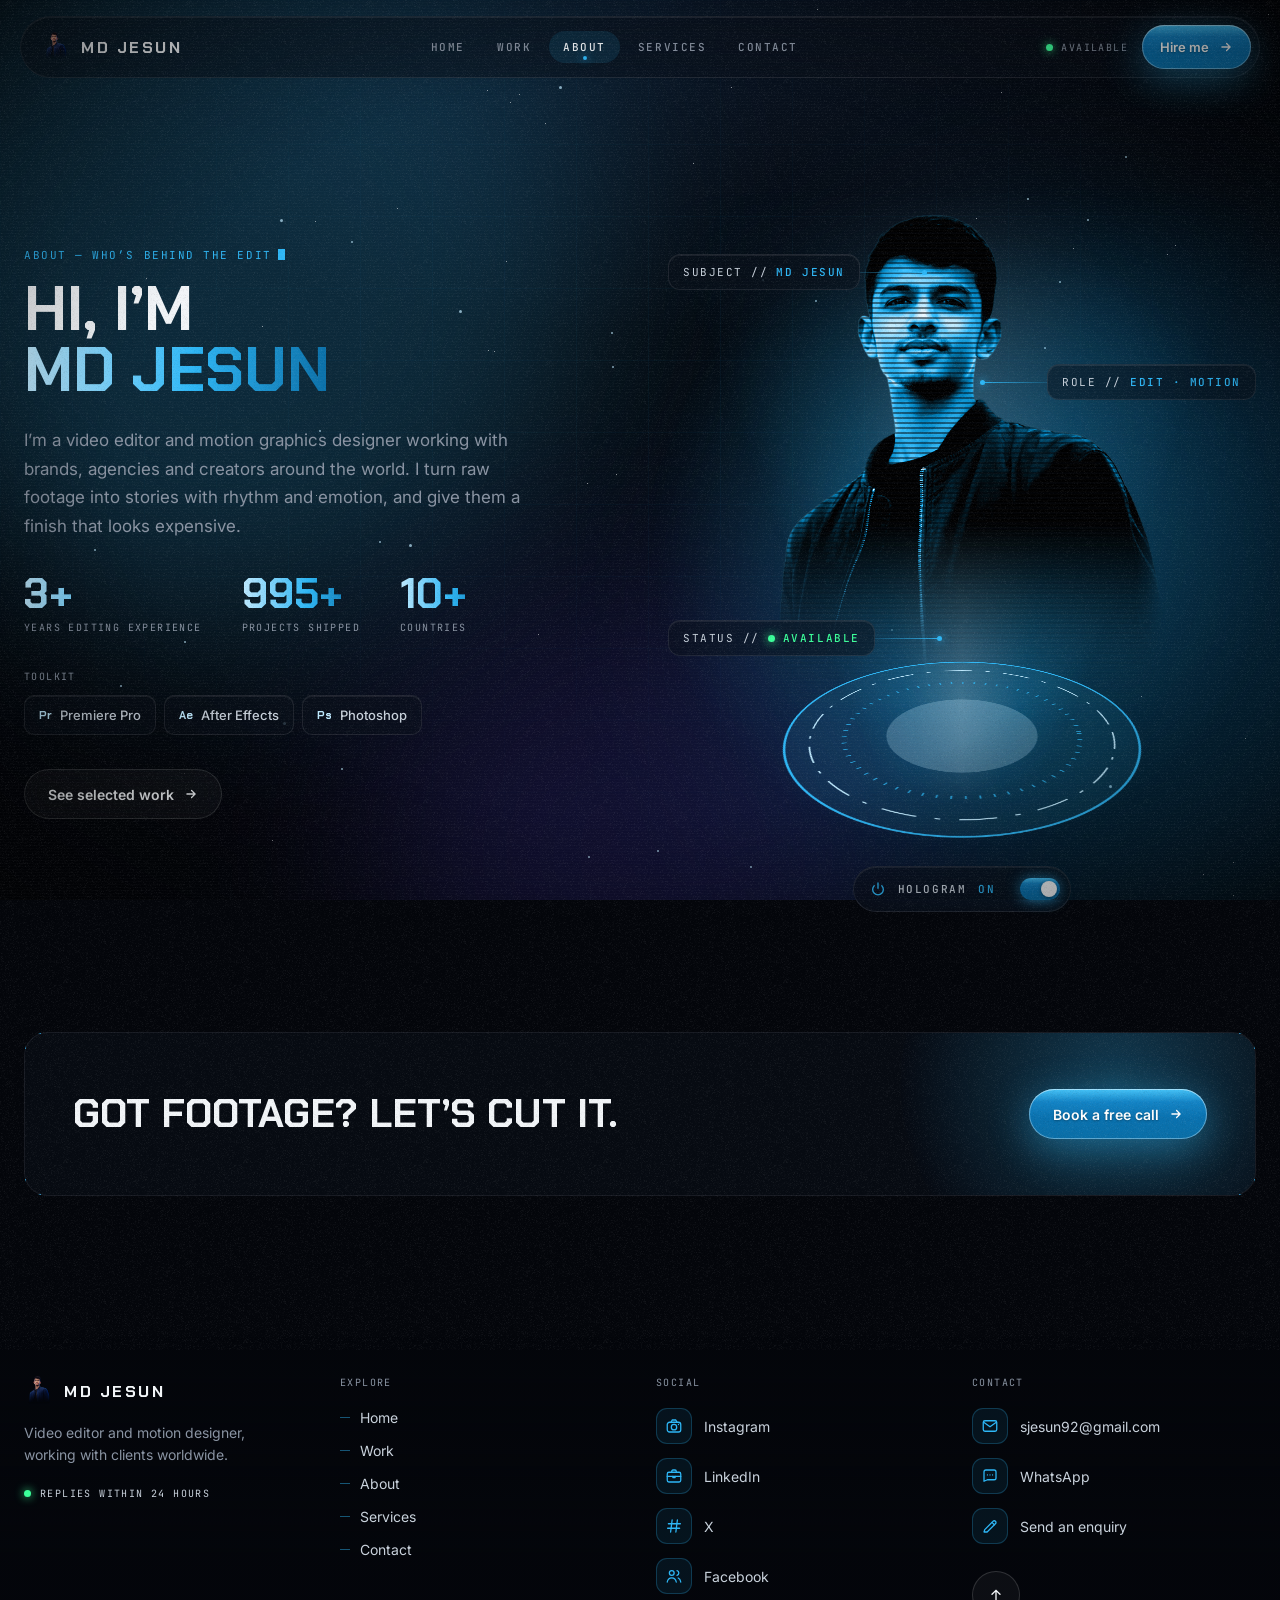
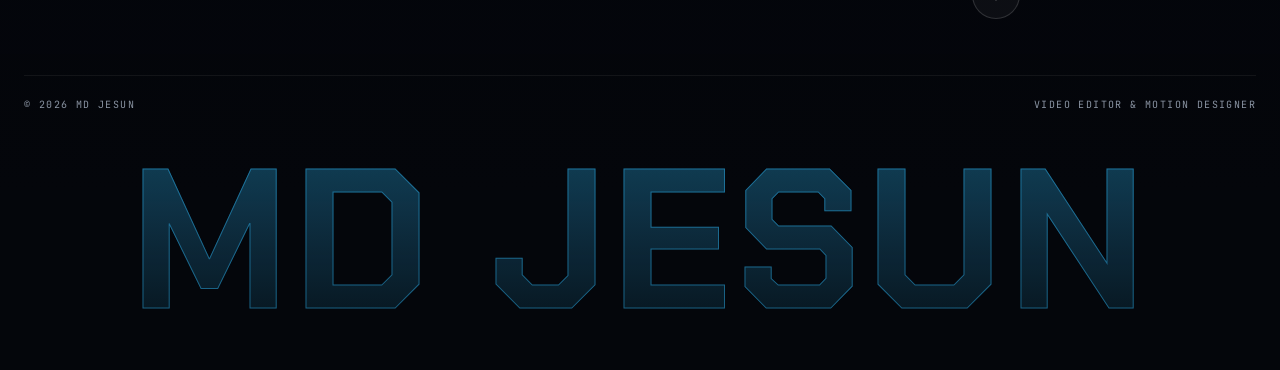
<file: about.html>
<!doctype html>
<html lang="en" data-theme="midnight" class="no-intro">
<head>
<meta charset="utf-8">
<meta name="viewport" content="width=device-width, initial-scale=1">
<title>Hi, I’m MD Jesun — MD Jesun</title>
<meta name="description" content="MD Jesun is a video editor and motion graphics designer cutting commercials, YouTube content and brand films for clients worldwide.">
<meta name="theme-color" content="#04060B">
<meta property="og:type" content="website">
<meta property="og:title" content="Hi, I’m MD Jesun — MD Jesun">
<meta property="og:description" content="MD Jesun is a video editor and motion graphics designer cutting commercials, YouTube content and brand films for clients worldwide.">
<meta property="og:image" content="https://mdjesun.vercel.app/assets/img/hero-jesun.webp">
<link rel="icon" href="assets/img/favicon.svg?v=1794114159">
<link rel="preconnect" href="https://fonts.googleapis.com">
<link rel="preconnect" href="https://fonts.gstatic.com" crossorigin>
<link href="https://fonts.googleapis.com/css2?family=Chakra+Petch:wght@500;600;700&amp;family=Inter:wght@400;500;600&amp;family=JetBrains+Mono:wght@400;500;600&amp;display=swap" rel="stylesheet">
<link rel="stylesheet" href="assets/css/themes.css?v=1794114159">
<link rel="stylesheet" href="assets/css/style.css?v=1794114159">
<style>@view-transition{navigation:auto}</style>
</head>
<body>
<div class="site" id="site" data-page="about">
<div class="sprog" aria-hidden="true"><i id="sprog"></i></div>
<div class="bgfx" aria-hidden="true">
<div class="aur aur1"></div><div class="aur aur2"></div><div class="aur aur3"></div>
<div class="bggrid"></div>
<div class="stars s1"></div><div class="stars s2"></div><div class="stars s3"></div>
<div class="streak"></div><div class="streak streak2"></div>
</div>
<div class="fx-vig" aria-hidden="true"></div>
<div class="fx-scan" aria-hidden="true"></div>
<div class="fx-grain" aria-hidden="true"></div>
<div class="cursor" data-cursor-el="1" aria-hidden="true">
<div class="cur-ring" data-cur-ring="1"><i></i><span class="cur-lbl"><span class="l-play">Play</span><span class="l-drag">Drag</span><span class="l-view">View</span></span></div>
<div class="cur-dot" data-cur-dot="1"></div>
</div>
<header class="nav-wrap">
<nav class="nav glass" aria-label="Main">
<a class="brand" href="index.html" aria-label="MD Jesun, home">
<img class="brand-logo" src="uploads/holo-jesun-20261107-160005-092f34.webp?v=1794114159" alt="" width="30" height="30"><span class="display" style="font-weight: 700; font-size: 16px; letter-spacing: .16em">MD Jesun</span>
</a>
<div class="navlinks">
<a class="navlink" href="index.html">Home</a>
<a class="navlink" href="portfolio.html">Work</a>
<a class="navlink active" href="about.html" aria-current="page">About</a>
<a class="navlink" href="services.html">Services</a>
<a class="navlink" href="contact.html">Contact</a>
</div>
<div class="nav-right">
<span class="avail mono"><span class="gdot"></span>Available</span>
<a class="btn btn-primary btn-sm" href="contact.html" data-magnet="1">Hire me<svg width="14" height="14" viewBox="0 0 24 24" fill="none" stroke="currentColor" stroke-width="2.2" stroke-linecap="round" aria-hidden="true"><path d="M5 12h14M13 6l6 6-6 6"></path></svg></a>
<button class="menu-btn" id="menuBtn" type="button" aria-label="Menu" aria-expanded="false" aria-controls="mmenu"><svg width="18" height="18" viewBox="0 0 24 24" fill="none" stroke="currentColor" stroke-width="2" stroke-linecap="round" aria-hidden="true"><path d="M4 8h16M4 16h16"></path></svg></button>
</div>
</nav>
<div class="mmenu glass" id="mmenu" hidden>
<a class="mlink" href="index.html">Home</a>
<a class="mlink" href="portfolio.html">Work</a>
<a class="mlink" href="about.html">About</a>
<a class="mlink" href="services.html">Services</a>
<a class="mlink" href="contact.html">Contact</a>
<a class="btn btn-primary" href="contact.html">Hire me</a>
</div>
</header>
<main style="position: relative; z-index: 1">
<section id="about" class="about-sec sec" data-sec="about" data-chapter="About — Who’s behind the edit">
<div class="about-inner">
<div class="about-copy">
<div class="mono eyebrow tw" data-scr="1" style="--n:29">About — Who’s behind the edit</div><h1 class="display h2 rv-t"><span class="ln"><span>Hi, I’m</span></span><span class="ln"><span class="grad">MD Jesun</span></span></h1><div class="lead rv" style="margin-top: 24px; max-width: 520px"><p>I’m a video editor and motion graphics designer working with brands, agencies and creators around the world. I turn raw footage into stories with rhythm and emotion, and give them a finish that looks expensive.</p></div>
<div class="stats">
<div class="stat rv"><div class="stat-n grad" data-count="3+">3+</div><div class="mono stat-l">Years editing experience</div></div><div class="stat rv"><div class="stat-n grad" data-count="1000+">1000+</div><div class="mono stat-l">Projects shipped</div></div><div class="stat rv"><div class="stat-n grad" data-count="10+">10+</div><div class="mono stat-l">Countries</div></div></div>
<div class="mono rv tk-l">Toolkit</div>
<div class="tools">
<span class="tool glass rv"><b>Pr</b>Premiere Pro</span>
<span class="tool glass rv"><b>Ae</b>After Effects</span>
<span class="tool glass rv"><b>Ps</b>Photoshop</span>
</div>
<div class="rv" style="margin-top: 34px"><a class="btn btn-ghost" href="portfolio.html" data-magnet="1">See selected work<svg width="14" height="14" viewBox="0 0 24 24" fill="none" stroke="currentColor" stroke-width="2.2" stroke-linecap="round" aria-hidden="true"><path d="M5 12h14M13 6l6 6-6 6"></path></svg></a></div>
</div>

<div class="holo-col">
<div class="holo-stage" id="holoStage" style="--holo-mask: url('/assets/img/holo-jesun.webp')">
<div class="holo-glow"></div>
<div class="holo-power">
<div class="holo-cone"></div>
<div class="holo-fig">
<div class="holo-wipe">
<div class="holo-reveal">
<div class="silo-h holo-occl"></div>
<img loading="lazy" decoding="async" src="assets/img/holo-jesun.webp?v=1794114159" alt="Hologram portrait of MD Jesun">
<div class="silo-h holo-tint"></div>
<div class="silo-h holo-lines"></div>
<div class="silo-h holo-sweep"></div>
</div>
</div>
<div class="silo-h holo-scan"></div>
</div>
<div class="tagw td1" style="left: 0; top: 104px"><div class="tag glass mono float">Subject // <b>MD Jesun</b></div><span class="tline tl-r"></span></div>
<div class="tagw td2" style="right: 0; top: 214px"><div class="tag glass mono float" style="animation-delay: -2s">Role // <b>Edit · Motion</b></div><span class="tline tl-l"></span></div>
<div class="tagw td3" style="left: 0; top: 470px"><div class="tag glass mono float" style="animation-delay: -4s">Status // <span class="gdot"></span><b style="color: #3BFF9A">Available</b></div><span class="tline tl-r"></span></div>
</div>
<div class="holo-base">
<svg viewBox="0 0 460 460" width="460" height="460" aria-hidden="true" style="overflow: visible">
<circle cx="230" cy="230" r="218" style="fill: rgb(var(--b) / .10); stroke: rgb(var(--b))" stroke-width="3"></circle>
<g style="transform-origin: 230px 230px; animation: spin 14s linear infinite"><circle cx="230" cy="230" r="188" fill="none" style="stroke: rgb(var(--ice))" stroke-width="2" stroke-dasharray="40 20 6 20"></circle></g>
<g style="transform-origin: 230px 230px; animation: spin 22s linear infinite reverse"><circle cx="230" cy="230" r="146" fill="none" style="stroke: rgb(var(--b) / .8)" stroke-width="6" stroke-dasharray="2 14"></circle></g>
<circle cx="230" cy="230" r="94" style="fill: rgb(var(--ice) / .25)"></circle>
</svg>
</div>
<div class="holo-flash"></div>
</div>
<div class="holo-ctrl rv">
<button class="holo-toggle glass" id="holoBtn" type="button" aria-pressed="true" aria-label="Hologram power"><span class="ht-ico"><svg width="16" height="16" viewBox="0 0 24 24" fill="none" stroke="currentColor" stroke-width="2" stroke-linecap="round" aria-hidden="true"><path d="M12 3v8M6.3 7.2a8 8 0 1 0 11.4 0"></path></svg></span><span>Hologram</span><span class="ht-state" id="holoState">On</span><span class="ht-sw"></span></button>
</div>
</div>
</div>
</section>


<section class="band sec" data-sec="band">
<div class="band-in hud rv rv-card">
<p class="band-t">Got footage? Let’s cut it.</p>
<a class="btn btn-primary" href="contact.html" style="position: relative" data-magnet="1">Book a free call<svg width="14" height="14" viewBox="0 0 24 24" fill="none" stroke="currentColor" stroke-width="2.2" stroke-linecap="round" aria-hidden="true"><path d="M5 12h14M13 6l6 6-6 6"></path></svg></a>
</div>
</section>
<footer class="footer sec" data-sec="footer">
<div class="foot-top">
<div class="rv">
<a class="brand" href="index.html" aria-label="MD Jesun, home"><img class="brand-logo" src="uploads/holo-jesun-20261107-160005-092f34.webp?v=1794114159" alt="" width="30" height="30"><span class="display" style="font-weight: 700; font-size: 16px; letter-spacing: .16em">MD Jesun</span></a>
<p class="foot-about">Video editor and motion designer, working with clients worldwide.</p>
<div class="foot-status mono"><span class="gdot"></span>Replies within 24 hours</div>
</div>
<div class="rv"><div class="mono foot-h">Explore</div><div class="foot-links">
<a class="flink fl-nav" href="index.html"><span class="fl-dash" aria-hidden="true"></span><span class="fl-t">Home</span></a><a class="flink fl-nav" href="portfolio.html"><span class="fl-dash" aria-hidden="true"></span><span class="fl-t">Work</span></a><a class="flink fl-nav" href="about.html"><span class="fl-dash" aria-hidden="true"></span><span class="fl-t">About</span></a><a class="flink fl-nav" href="services.html"><span class="fl-dash" aria-hidden="true"></span><span class="fl-t">Services</span></a><a class="flink fl-nav" href="contact.html"><span class="fl-dash" aria-hidden="true"></span><span class="fl-t">Contact</span></a></div></div>
<div class="rv"><div class="mono foot-h">Social</div><div class="foot-links">
<a class="flink" href="https://www.instagram.com/jesun_video_edits/" target="_blank" rel="noopener" data-magnet="1"><span class="fl-ico"><svg width="18" height="18" viewBox="0 0 24 24" fill="none" stroke="currentColor" stroke-width="1.7" stroke-linecap="round" stroke-linejoin="round" aria-hidden="true"><rect x="3" y="7" width="18" height="13" rx="3"></rect><path d="M8 7l1.6-3h4.8L16 7"></path><circle cx="12" cy="13.5" r="3.6"></circle><path d="M18 10h.01"></path></svg></span><span class="fl-t">Instagram</span><svg class="fl-go" width="12" height="12" viewBox="0 0 24 24" fill="none" stroke="currentColor" stroke-width="2.2" stroke-linecap="round" aria-hidden="true"><path d="M7 17 17 7M9 7h8v8"></path></svg></a><a class="flink" href="https://www.linkedin.com/in/md-jesun-3a6312356/" target="_blank" rel="noopener" data-magnet="1"><span class="fl-ico"><svg width="18" height="18" viewBox="0 0 24 24" fill="none" stroke="currentColor" stroke-width="1.7" stroke-linecap="round" stroke-linejoin="round" aria-hidden="true"><rect x="3" y="7" width="18" height="13" rx="2.2"></rect><path d="M9 7V5.6A1.6 1.6 0 0 1 10.6 4h2.8A1.6 1.6 0 0 1 15 5.6V7M3 12.5h18"></path><path d="M10.5 12.5v1.6h3v-1.6"></path></svg></span><span class="fl-t">LinkedIn</span><svg class="fl-go" width="12" height="12" viewBox="0 0 24 24" fill="none" stroke="currentColor" stroke-width="2.2" stroke-linecap="round" aria-hidden="true"><path d="M7 17 17 7M9 7h8v8"></path></svg></a><a class="flink" href="https://x.com/MD_Jesun001" target="_blank" rel="noopener" data-magnet="1"><span class="fl-ico"><svg width="18" height="18" viewBox="0 0 24 24" fill="none" stroke="currentColor" stroke-width="1.7" stroke-linecap="round" stroke-linejoin="round" aria-hidden="true"><path d="M9.5 4 7.5 20M16.5 4l-2 16M4.5 9h16M3.5 15h16"></path></svg></span><span class="fl-t">X</span><svg class="fl-go" width="12" height="12" viewBox="0 0 24 24" fill="none" stroke="currentColor" stroke-width="2.2" stroke-linecap="round" aria-hidden="true"><path d="M7 17 17 7M9 7h8v8"></path></svg></a><a class="flink" href="https://www.facebook.com/profile.php?id=61558634671074" target="_blank" rel="noopener" data-magnet="1"><span class="fl-ico"><svg width="18" height="18" viewBox="0 0 24 24" fill="none" stroke="currentColor" stroke-width="1.7" stroke-linecap="round" stroke-linejoin="round" aria-hidden="true"><circle cx="9" cy="8" r="3.2"></circle><path d="M3 20c.6-3.6 3-5.6 6-5.6s5.4 2 6 5.6"></path><path d="M16 4.9a3.2 3.2 0 0 1 0 6.2M17.6 14.7c1.9.7 3 2.5 3.4 5.3"></path></svg></span><span class="fl-t">Facebook</span><svg class="fl-go" width="12" height="12" viewBox="0 0 24 24" fill="none" stroke="currentColor" stroke-width="2.2" stroke-linecap="round" aria-hidden="true"><path d="M7 17 17 7M9 7h8v8"></path></svg></a></div></div>
<div class="rv"><div class="mono foot-h">Contact</div><div class="foot-links">
<a class="flink" href="mailto:sjesun92@gmail.com" data-magnet="1"><span class="fl-ico"><svg width="18" height="18" viewBox="0 0 24 24" fill="none" stroke="currentColor" stroke-width="1.7" stroke-linecap="round" stroke-linejoin="round" aria-hidden="true"><rect x="3" y="5" width="18" height="14" rx="2.2"></rect><path d="m3.6 7 8.4 6 8.4-6"></path></svg></span><span class="fl-t">sjesun92@gmail.com</span></a><a class="flink" href="https://wa.me/8801813141875?text=Hi%20Jesun%2C%20I%20have%20a%20video%20project%20I%E2%80%99d%20like%20to%20talk%20about." target="_blank" rel="noopener" data-magnet="1"><span class="fl-ico"><svg width="18" height="18" viewBox="0 0 24 24" fill="none" stroke="currentColor" stroke-width="1.7" stroke-linecap="round" stroke-linejoin="round" aria-hidden="true"><path d="M4 19V6.5A2.5 2.5 0 0 1 6.5 4h11A2.5 2.5 0 0 1 20 6.5v8a2.5 2.5 0 0 1-2.5 2.5H8.5z"></path><path d="M8.6 10.6h.01M12 10.6h.01M15.4 10.6h.01"></path></svg></span><span class="fl-t">WhatsApp</span><svg class="fl-go" width="12" height="12" viewBox="0 0 24 24" fill="none" stroke="currentColor" stroke-width="2.2" stroke-linecap="round" aria-hidden="true"><path d="M7 17 17 7M9 7h8v8"></path></svg></a><a class="flink" href="contact.html" data-magnet="1"><span class="fl-ico"><svg width="18" height="18" viewBox="0 0 24 24" fill="none" stroke="currentColor" stroke-width="1.7" stroke-linecap="round" stroke-linejoin="round" aria-hidden="true"><path d="M4 20h4.2L19.5 8.7a2.3 2.3 0 0 0-3.2-3.2L5 16.8z"></path><path d="m14.6 7.2 3.2 3.2"></path></svg></span><span class="fl-t">Send an enquiry</span></a>
</div>
<a class="totop" href="#top" aria-label="Back to top" data-magnet="1"><svg width="16" height="16" viewBox="0 0 24 24" fill="none" stroke="currentColor" stroke-width="2" stroke-linecap="round" aria-hidden="true"><path d="M12 19V5M6 11l6-6 6 6"></path></svg></a>
</div>
</div>
<div class="foot-bottom mono"><span>© 2026 MD Jesun</span><span>Video editor &amp; motion designer</span></div>
<div class="foot-giant" aria-hidden="true">MD Jesun</div>
</footer>
</main>
<div class="lbx" id="lbx" role="dialog" aria-modal="true" aria-label="Video player" aria-hidden="true">
<button class="lbx-close" id="lbxClose" type="button" aria-label="Close video"><svg width="18" height="18" viewBox="0 0 24 24" fill="none" stroke="currentColor" stroke-width="2" stroke-linecap="round" aria-hidden="true"><path d="M6 6l12 12M18 6 6 18"></path></svg></button>
<div class="lbx-frame" id="lbxFrame"></div>
</div>
</div>
<script id="mdj-config" type="application/json">{"autoplay":true,"cursor":true,"timeline":true}</script>
<script src="assets/js/main.js?v=1794114159"></script>
</body>
</html>
</file>
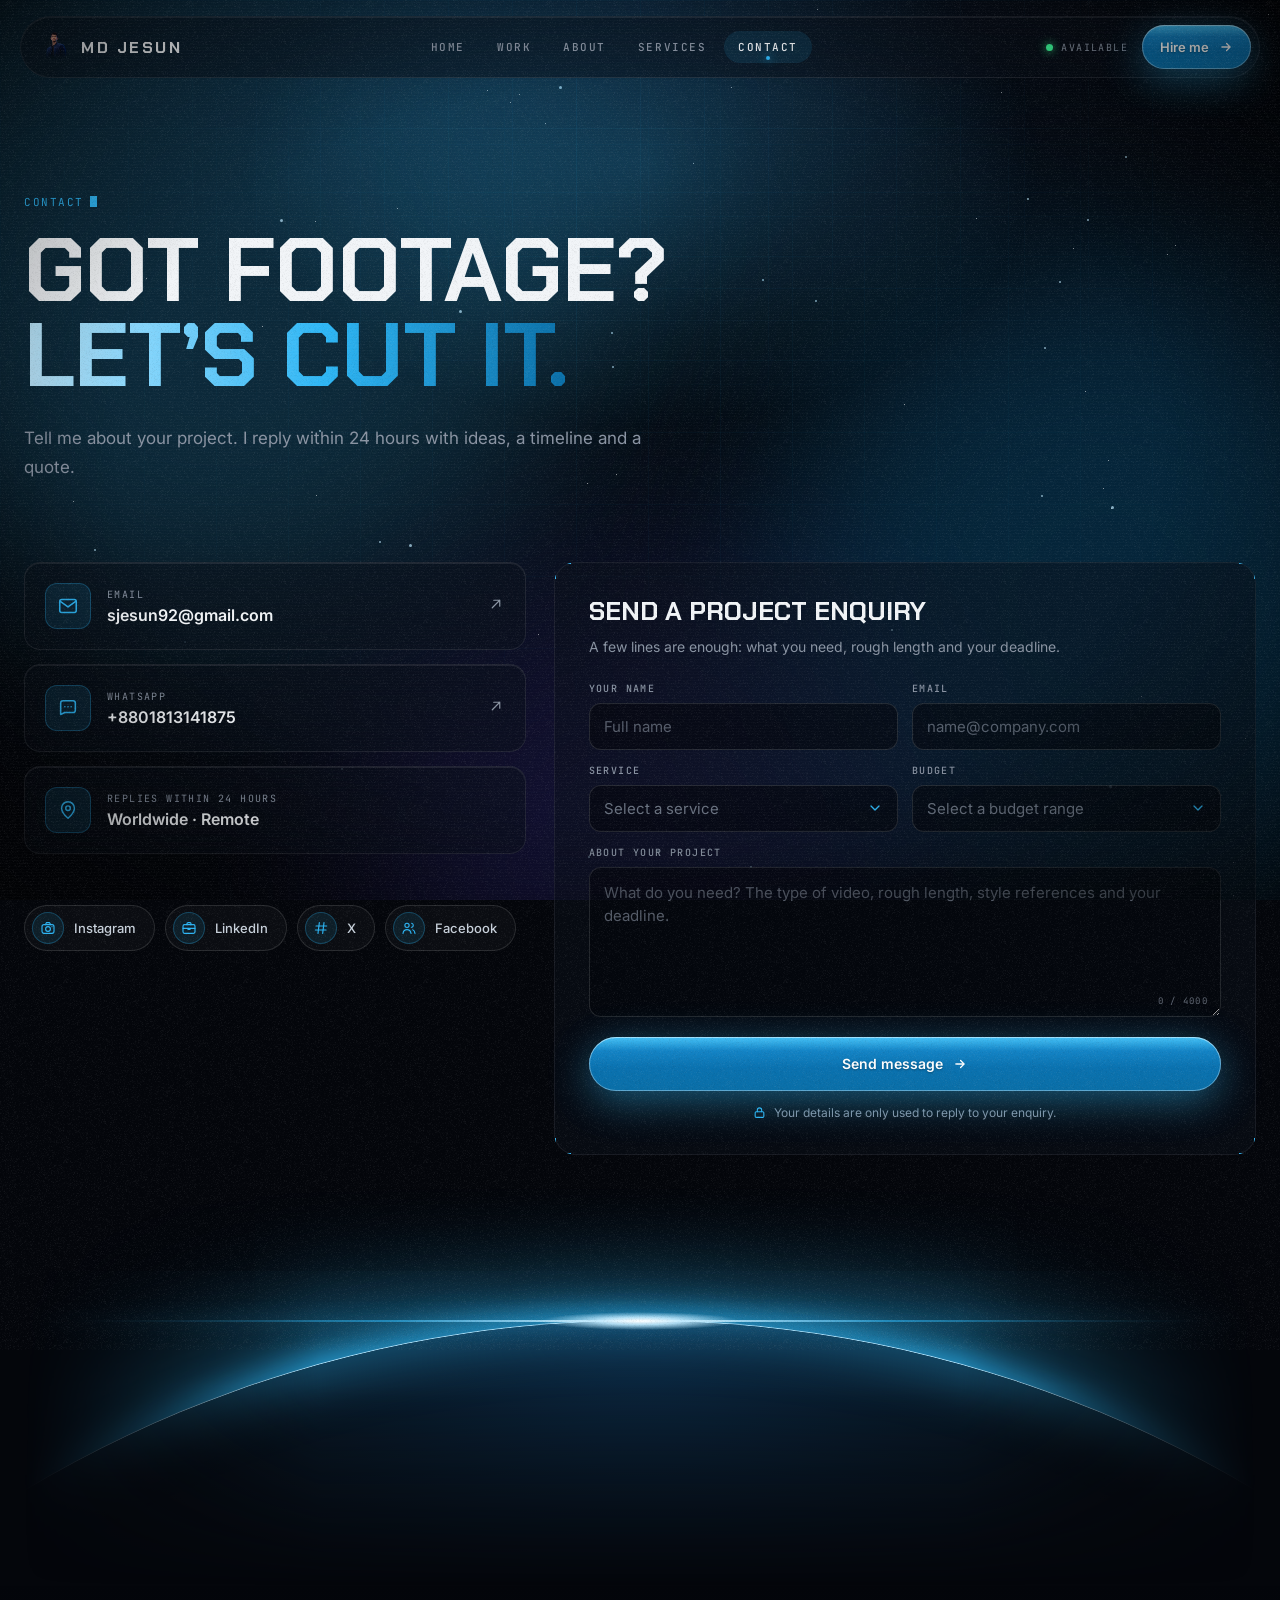
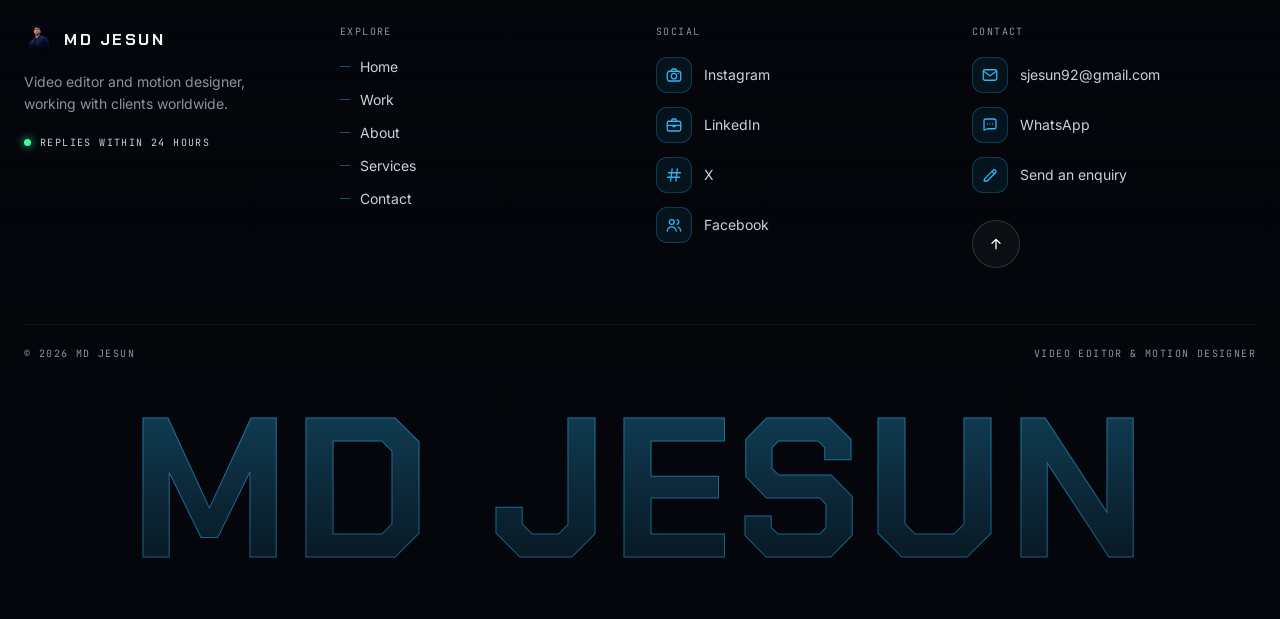
<file: contact.html>
<!doctype html>
<html lang="en" data-theme="midnight" class="no-intro">
<head>
<meta charset="utf-8">
<meta name="viewport" content="width=device-width, initial-scale=1">
<title>Contact — MD Jesun</title>
<meta name="description" content="MD Jesun is a video editor and motion graphics designer cutting commercials, YouTube content and brand films for clients worldwide.">
<meta name="theme-color" content="#04060B">
<meta property="og:type" content="website">
<meta property="og:title" content="Contact — MD Jesun">
<meta property="og:description" content="MD Jesun is a video editor and motion graphics designer cutting commercials, YouTube content and brand films for clients worldwide.">
<meta property="og:image" content="https://mdjesun.vercel.app/assets/img/hero-jesun.webp">
<link rel="icon" href="assets/img/favicon.svg?v=1794114159">
<link rel="preconnect" href="https://fonts.googleapis.com">
<link rel="preconnect" href="https://fonts.gstatic.com" crossorigin>
<link href="https://fonts.googleapis.com/css2?family=Chakra+Petch:wght@500;600;700&amp;family=Inter:wght@400;500;600&amp;family=JetBrains+Mono:wght@400;500;600&amp;display=swap" rel="stylesheet">
<link rel="stylesheet" href="assets/css/themes.css?v=1794114159">
<link rel="stylesheet" href="assets/css/style.css?v=1794114159">
<style>@view-transition{navigation:auto}</style>
</head>
<body>
<div class="site" id="site" data-page="contact">
<div class="sprog" aria-hidden="true"><i id="sprog"></i></div>
<div class="bgfx" aria-hidden="true">
<div class="aur aur1"></div><div class="aur aur2"></div><div class="aur aur3"></div>
<div class="bggrid"></div>
<div class="stars s1"></div><div class="stars s2"></div><div class="stars s3"></div>
<div class="streak"></div><div class="streak streak2"></div>
</div>
<div class="fx-vig" aria-hidden="true"></div>
<div class="fx-scan" aria-hidden="true"></div>
<div class="fx-grain" aria-hidden="true"></div>
<div class="cursor" data-cursor-el="1" aria-hidden="true">
<div class="cur-ring" data-cur-ring="1"><i></i><span class="cur-lbl"><span class="l-play">Play</span><span class="l-drag">Drag</span><span class="l-view">View</span></span></div>
<div class="cur-dot" data-cur-dot="1"></div>
</div>
<header class="nav-wrap">
<nav class="nav glass" aria-label="Main">
<a class="brand" href="index.html" aria-label="MD Jesun, home">
<img class="brand-logo" src="uploads/holo-jesun-20261107-160005-092f34.webp?v=1794114159" alt="" width="30" height="30"><span class="display" style="font-weight: 700; font-size: 16px; letter-spacing: .16em">MD Jesun</span>
</a>
<div class="navlinks">
<a class="navlink" href="index.html">Home</a>
<a class="navlink" href="portfolio.html">Work</a>
<a class="navlink" href="about.html">About</a>
<a class="navlink" href="services.html">Services</a>
<a class="navlink active" href="contact.html" aria-current="page">Contact</a>
</div>
<div class="nav-right">
<span class="avail mono"><span class="gdot"></span>Available</span>
<a class="btn btn-primary btn-sm" href="contact.html" data-magnet="1">Hire me<svg width="14" height="14" viewBox="0 0 24 24" fill="none" stroke="currentColor" stroke-width="2.2" stroke-linecap="round" aria-hidden="true"><path d="M5 12h14M13 6l6 6-6 6"></path></svg></a>
<button class="menu-btn" id="menuBtn" type="button" aria-label="Menu" aria-expanded="false" aria-controls="mmenu"><svg width="18" height="18" viewBox="0 0 24 24" fill="none" stroke="currentColor" stroke-width="2" stroke-linecap="round" aria-hidden="true"><path d="M4 8h16M4 16h16"></path></svg></button>
</div>
</nav>
<div class="mmenu glass" id="mmenu" hidden>
<a class="mlink" href="index.html">Home</a>
<a class="mlink" href="portfolio.html">Work</a>
<a class="mlink" href="about.html">About</a>
<a class="mlink" href="services.html">Services</a>
<a class="mlink" href="contact.html">Contact</a>
<a class="btn btn-primary" href="contact.html">Hire me</a>
</div>
</header>
<main style="position: relative; z-index: 1">
<section class="phead sec" data-sec="phead" data-chapter="Contact">
<div class="wrap">
<div class="mono eyebrow tw" data-scr="1" style="--n:7">Contact</div><h1 class="display ph-title rv-t"><span class="ln"><span>Got footage?</span></span><span class="ln"><span class="grad">Let’s cut it.</span></span></h1><p class="ph-intro rv">Tell me about your project. I reply within 24 hours with ideas, a timeline and a quote.</p></div>
</section>

<section class="ct sec" data-sec="ct" id="form" data-chapter="Send a project enquiry">
<div class="ct-grid">
<div class="ct-cards">
<a class="ct-card glass rv" href="mailto:sjesun92@gmail.com"><span class="ct-ico"><svg width="22" height="22" viewBox="0 0 24 24" fill="none" stroke="currentColor" stroke-width="1.7" stroke-linecap="round" stroke-linejoin="round" aria-hidden="true"><rect x="3" y="5" width="18" height="14" rx="2.2"></rect><path d="m3.6 7 8.4 6 8.4-6"></path></svg></span><span><span class="mono ct-l">Email</span><span class="ct-v">sjesun92@gmail.com</span></span><span class="ct-go"><svg width="18" height="18" viewBox="0 0 24 24" fill="none" stroke="currentColor" stroke-width="1.6" stroke-linecap="round" stroke-linejoin="round" aria-hidden="true"><path d="M7 17 17 7M9 7h8v8"></path></svg></span></a>
<a class="ct-card glass rv" href="https://wa.me/8801813141875?text=Hi%20Jesun%2C%20I%20have%20a%20video%20project%20I%E2%80%99d%20like%20to%20talk%20about." target="_blank" rel="noopener"><span class="ct-ico"><svg width="22" height="22" viewBox="0 0 24 24" fill="none" stroke="currentColor" stroke-width="1.7" stroke-linecap="round" stroke-linejoin="round" aria-hidden="true"><path d="M4 19V6.5A2.5 2.5 0 0 1 6.5 4h11A2.5 2.5 0 0 1 20 6.5v8a2.5 2.5 0 0 1-2.5 2.5H8.5z"></path><path d="M8.6 10.6h.01M12 10.6h.01M15.4 10.6h.01"></path></svg></span><span><span class="mono ct-l">WhatsApp</span><span class="ct-v">+8801813141875</span></span><span class="ct-go"><svg width="18" height="18" viewBox="0 0 24 24" fill="none" stroke="currentColor" stroke-width="1.6" stroke-linecap="round" stroke-linejoin="round" aria-hidden="true"><path d="M7 17 17 7M9 7h8v8"></path></svg></span></a>
<div class="ct-card glass rv"><span class="ct-ico"><svg width="22" height="22" viewBox="0 0 24 24" fill="none" stroke="currentColor" stroke-width="1.6" stroke-linecap="round" stroke-linejoin="round" aria-hidden="true"><path d="M12 21s-7-6.2-7-11a7 7 0 0 1 14 0c0 4.8-7 11-7 11z"></path><circle cx="12" cy="10" r="2.5"></circle></svg></span><span><span class="mono ct-l">Replies within 24 hours</span><span class="ct-v">Worldwide · Remote</span></span></div>
<div class="ct-follow">
<div class="mono rv ct-fl">Follow</div>
<div class="ct-socials">
<a class="soc rv" href="https://www.instagram.com/jesun_video_edits/" target="_blank" rel="noopener" data-magnet="1"><span class="soc-ico"><svg width="16" height="16" viewBox="0 0 24 24" fill="none" stroke="currentColor" stroke-width="1.7" stroke-linecap="round" stroke-linejoin="round" aria-hidden="true"><rect x="3" y="7" width="18" height="13" rx="3"></rect><path d="M8 7l1.6-3h4.8L16 7"></path><circle cx="12" cy="13.5" r="3.6"></circle><path d="M18 10h.01"></path></svg></span>Instagram</a><a class="soc rv" href="https://www.linkedin.com/in/md-jesun-3a6312356/" target="_blank" rel="noopener" data-magnet="1"><span class="soc-ico"><svg width="16" height="16" viewBox="0 0 24 24" fill="none" stroke="currentColor" stroke-width="1.7" stroke-linecap="round" stroke-linejoin="round" aria-hidden="true"><rect x="3" y="7" width="18" height="13" rx="2.2"></rect><path d="M9 7V5.6A1.6 1.6 0 0 1 10.6 4h2.8A1.6 1.6 0 0 1 15 5.6V7M3 12.5h18"></path><path d="M10.5 12.5v1.6h3v-1.6"></path></svg></span>LinkedIn</a><a class="soc rv" href="https://x.com/MD_Jesun001" target="_blank" rel="noopener" data-magnet="1"><span class="soc-ico"><svg width="16" height="16" viewBox="0 0 24 24" fill="none" stroke="currentColor" stroke-width="1.7" stroke-linecap="round" stroke-linejoin="round" aria-hidden="true"><path d="M9.5 4 7.5 20M16.5 4l-2 16M4.5 9h16M3.5 15h16"></path></svg></span>X</a><a class="soc rv" href="https://www.facebook.com/profile.php?id=61558634671074" target="_blank" rel="noopener" data-magnet="1"><span class="soc-ico"><svg width="16" height="16" viewBox="0 0 24 24" fill="none" stroke="currentColor" stroke-width="1.7" stroke-linecap="round" stroke-linejoin="round" aria-hidden="true"><circle cx="9" cy="8" r="3.2"></circle><path d="M3 20c.6-3.6 3-5.6 6-5.6s5.4 2 6 5.6"></path><path d="M16 4.9a3.2 3.2 0 0 1 0 6.2M17.6 14.7c1.9.7 3 2.5 3.4 5.3"></path></svg></span>Facebook</a></div>
</div>
</div>

<form class="form hud rv rv-card" id="contactForm" method="post" action="https://formsubmit.co/sjesun92@gmail.com" novalidate>
<div class="form-body">
<h2>Send a project enquiry</h2>
<p class="form-intro">A few lines are enough: what you need, rough length and your deadline.</p>
<input type="hidden" name="_subject" value="New project enquiry from mdjesun.vercel.app"><input type="hidden" name="_template" value="table"><input type="hidden" name="_captcha" value="false"><input type="hidden" name="_next" value="https://mdjesun.vercel.app/contact.html#form">
<div class="f-hp" hidden aria-hidden="true"><label>Leave this empty <input type="text" name="_honey" value="" tabindex="-1" autocomplete="off"></label></div>
<div class="frow">
<div class="fld"><label for="f-name">Your name</label><input id="f-name" name="name" type="text" autocomplete="name" required maxlength="80" placeholder="Full name" value=""></div>
<div class="fld"><label for="f-email">Email</label><input id="f-email" name="email" type="email" autocomplete="email" required maxlength="120" placeholder="name@company.com" value=""></div>
</div>
<div class="frow">
<div class="fld"><label for="f-service">Service</label>
<div class="sel-wrap"><select id="f-service" name="service" class="is-empty">
<option value="">Select a service</option>
<option value="Video editing">Video editing</option>
<option value="Motion graphics">Motion graphics</option>
<option value="Colour grading">Colour grading</option>
<option value="Short-form &amp; reels">Short-form &amp; reels</option>
<option value="YouTube videos">YouTube videos</option>
<option value="Ads &amp; commercials">Ads &amp; commercials</option>
<option value="Other — I’ll explain below">Other — I’ll explain below</option>
</select><svg class="sel-chev" width="16" height="16" viewBox="0 0 24 24" fill="none" stroke="currentColor" stroke-width="2" stroke-linecap="round" stroke-linejoin="round" aria-hidden="true"><path d="m6 9 6 6 6-6"></path></svg></div></div>
<div class="fld"><label for="f-budget">Budget</label>
<div class="sel-wrap"><select id="f-budget" name="budget" class="is-empty">
<option value="">Select a budget range</option>
<option value="Under $200">Under $200</option>
<option value="$200 – $500">$200 – $500</option>
<option value="$500 – $1,000">$500 – $1,000</option>
<option value="$1,000 – $2,500">$1,000 – $2,500</option>
<option value="$2,500+">$2,500+</option>
<option value="Flexible — let’s discuss">Flexible — let’s discuss</option>
</select><svg class="sel-chev" width="16" height="16" viewBox="0 0 24 24" fill="none" stroke="currentColor" stroke-width="2" stroke-linecap="round" stroke-linejoin="round" aria-hidden="true"><path d="m6 9 6 6 6-6"></path></svg></div>
</div>
</div>
<div class="fld"><label for="f-message">About your project</label><div class="ta-wrap"><textarea id="f-message" name="message" required maxlength="4000" placeholder="What do you need? The type of video, rough length, style references and your deadline."></textarea><span class="f-count mono" aria-hidden="true"><span id="msgCount">0</span> / 4000</span></div></div>
<button class="btn btn-primary f-send" type="submit"><span class="b-lbl">Send message</span><svg width="14" height="14" viewBox="0 0 24 24" fill="none" stroke="currentColor" stroke-width="2.2" stroke-linecap="round" aria-hidden="true"><path d="M5 12h14M13 6l6 6-6 6"></path></svg><span class="b-spin" aria-hidden="true"></span></button>
<p class="f-privacy"><svg width="13" height="13" viewBox="0 0 24 24" fill="none" stroke="currentColor" stroke-width="2" stroke-linecap="round" stroke-linejoin="round" aria-hidden="true"><rect x="4" y="10.5" width="16" height="10.5" rx="2"></rect><path d="M8 10.5V7.5a4 4 0 0 1 8 0v3"></path></svg>Your details are only used to reply to your enquiry.</p><div id="formStatus" aria-live="polite">
</div>
</div>
<div class="form-done" id="formDone" hidden role="status" tabindex="-1">
<div class="fd-ico" aria-hidden="true"><svg width="74" height="74" viewBox="0 0 74 74"><circle class="fd-ring" cx="37" cy="37" r="34" fill="none" stroke-width="2"></circle><path class="fd-tick" d="m23 38 9.5 9.5L52 28" fill="none" stroke-width="3.2" stroke-linecap="round" stroke-linejoin="round"></path></svg></div>
<h2 class="fd-title">Message sent</h2>
<p class="fd-text" id="formDoneText">Thanks! Your message is on its way. I’ll get back to you within 24 hours.</p>
<a class="btn btn-ghost" id="formAgain" href="contact.html#form">Send another message</a></div>
</form>
</div>
</section>

<section class="contact sec ct-planet" data-sec="contact">
<div class="planet-wrap" aria-hidden="true"><div class="planet"></div><div class="flare"></div><div class="sunrise"></div></div>
</section>
<footer class="footer sec" data-sec="footer">
<div class="foot-top">
<div class="rv">
<a class="brand" href="index.html" aria-label="MD Jesun, home"><img class="brand-logo" src="uploads/holo-jesun-20261107-160005-092f34.webp?v=1794114159" alt="" width="30" height="30"><span class="display" style="font-weight: 700; font-size: 16px; letter-spacing: .16em">MD Jesun</span></a>
<p class="foot-about">Video editor and motion designer, working with clients worldwide.</p>
<div class="foot-status mono"><span class="gdot"></span>Replies within 24 hours</div>
</div>
<div class="rv"><div class="mono foot-h">Explore</div><div class="foot-links">
<a class="flink fl-nav" href="index.html"><span class="fl-dash" aria-hidden="true"></span><span class="fl-t">Home</span></a><a class="flink fl-nav" href="portfolio.html"><span class="fl-dash" aria-hidden="true"></span><span class="fl-t">Work</span></a><a class="flink fl-nav" href="about.html"><span class="fl-dash" aria-hidden="true"></span><span class="fl-t">About</span></a><a class="flink fl-nav" href="services.html"><span class="fl-dash" aria-hidden="true"></span><span class="fl-t">Services</span></a><a class="flink fl-nav" href="contact.html"><span class="fl-dash" aria-hidden="true"></span><span class="fl-t">Contact</span></a></div></div>
<div class="rv"><div class="mono foot-h">Social</div><div class="foot-links">
<a class="flink" href="https://www.instagram.com/jesun_video_edits/" target="_blank" rel="noopener" data-magnet="1"><span class="fl-ico"><svg width="18" height="18" viewBox="0 0 24 24" fill="none" stroke="currentColor" stroke-width="1.7" stroke-linecap="round" stroke-linejoin="round" aria-hidden="true"><rect x="3" y="7" width="18" height="13" rx="3"></rect><path d="M8 7l1.6-3h4.8L16 7"></path><circle cx="12" cy="13.5" r="3.6"></circle><path d="M18 10h.01"></path></svg></span><span class="fl-t">Instagram</span><svg class="fl-go" width="12" height="12" viewBox="0 0 24 24" fill="none" stroke="currentColor" stroke-width="2.2" stroke-linecap="round" aria-hidden="true"><path d="M7 17 17 7M9 7h8v8"></path></svg></a><a class="flink" href="https://www.linkedin.com/in/md-jesun-3a6312356/" target="_blank" rel="noopener" data-magnet="1"><span class="fl-ico"><svg width="18" height="18" viewBox="0 0 24 24" fill="none" stroke="currentColor" stroke-width="1.7" stroke-linecap="round" stroke-linejoin="round" aria-hidden="true"><rect x="3" y="7" width="18" height="13" rx="2.2"></rect><path d="M9 7V5.6A1.6 1.6 0 0 1 10.6 4h2.8A1.6 1.6 0 0 1 15 5.6V7M3 12.5h18"></path><path d="M10.5 12.5v1.6h3v-1.6"></path></svg></span><span class="fl-t">LinkedIn</span><svg class="fl-go" width="12" height="12" viewBox="0 0 24 24" fill="none" stroke="currentColor" stroke-width="2.2" stroke-linecap="round" aria-hidden="true"><path d="M7 17 17 7M9 7h8v8"></path></svg></a><a class="flink" href="https://x.com/MD_Jesun001" target="_blank" rel="noopener" data-magnet="1"><span class="fl-ico"><svg width="18" height="18" viewBox="0 0 24 24" fill="none" stroke="currentColor" stroke-width="1.7" stroke-linecap="round" stroke-linejoin="round" aria-hidden="true"><path d="M9.5 4 7.5 20M16.5 4l-2 16M4.5 9h16M3.5 15h16"></path></svg></span><span class="fl-t">X</span><svg class="fl-go" width="12" height="12" viewBox="0 0 24 24" fill="none" stroke="currentColor" stroke-width="2.2" stroke-linecap="round" aria-hidden="true"><path d="M7 17 17 7M9 7h8v8"></path></svg></a><a class="flink" href="https://www.facebook.com/profile.php?id=61558634671074" target="_blank" rel="noopener" data-magnet="1"><span class="fl-ico"><svg width="18" height="18" viewBox="0 0 24 24" fill="none" stroke="currentColor" stroke-width="1.7" stroke-linecap="round" stroke-linejoin="round" aria-hidden="true"><circle cx="9" cy="8" r="3.2"></circle><path d="M3 20c.6-3.6 3-5.6 6-5.6s5.4 2 6 5.6"></path><path d="M16 4.9a3.2 3.2 0 0 1 0 6.2M17.6 14.7c1.9.7 3 2.5 3.4 5.3"></path></svg></span><span class="fl-t">Facebook</span><svg class="fl-go" width="12" height="12" viewBox="0 0 24 24" fill="none" stroke="currentColor" stroke-width="2.2" stroke-linecap="round" aria-hidden="true"><path d="M7 17 17 7M9 7h8v8"></path></svg></a></div></div>
<div class="rv"><div class="mono foot-h">Contact</div><div class="foot-links">
<a class="flink" href="mailto:sjesun92@gmail.com" data-magnet="1"><span class="fl-ico"><svg width="18" height="18" viewBox="0 0 24 24" fill="none" stroke="currentColor" stroke-width="1.7" stroke-linecap="round" stroke-linejoin="round" aria-hidden="true"><rect x="3" y="5" width="18" height="14" rx="2.2"></rect><path d="m3.6 7 8.4 6 8.4-6"></path></svg></span><span class="fl-t">sjesun92@gmail.com</span></a><a class="flink" href="https://wa.me/8801813141875?text=Hi%20Jesun%2C%20I%20have%20a%20video%20project%20I%E2%80%99d%20like%20to%20talk%20about." target="_blank" rel="noopener" data-magnet="1"><span class="fl-ico"><svg width="18" height="18" viewBox="0 0 24 24" fill="none" stroke="currentColor" stroke-width="1.7" stroke-linecap="round" stroke-linejoin="round" aria-hidden="true"><path d="M4 19V6.5A2.5 2.5 0 0 1 6.5 4h11A2.5 2.5 0 0 1 20 6.5v8a2.5 2.5 0 0 1-2.5 2.5H8.5z"></path><path d="M8.6 10.6h.01M12 10.6h.01M15.4 10.6h.01"></path></svg></span><span class="fl-t">WhatsApp</span><svg class="fl-go" width="12" height="12" viewBox="0 0 24 24" fill="none" stroke="currentColor" stroke-width="2.2" stroke-linecap="round" aria-hidden="true"><path d="M7 17 17 7M9 7h8v8"></path></svg></a><a class="flink" href="contact.html" data-magnet="1"><span class="fl-ico"><svg width="18" height="18" viewBox="0 0 24 24" fill="none" stroke="currentColor" stroke-width="1.7" stroke-linecap="round" stroke-linejoin="round" aria-hidden="true"><path d="M4 20h4.2L19.5 8.7a2.3 2.3 0 0 0-3.2-3.2L5 16.8z"></path><path d="m14.6 7.2 3.2 3.2"></path></svg></span><span class="fl-t">Send an enquiry</span></a>
</div>
<a class="totop" href="#top" aria-label="Back to top" data-magnet="1"><svg width="16" height="16" viewBox="0 0 24 24" fill="none" stroke="currentColor" stroke-width="2" stroke-linecap="round" aria-hidden="true"><path d="M12 19V5M6 11l6-6 6 6"></path></svg></a>
</div>
</div>
<div class="foot-bottom mono"><span>© 2026 MD Jesun</span><span>Video editor &amp; motion designer</span></div>
<div class="foot-giant" aria-hidden="true">MD Jesun</div>
</footer>
</main>
<div class="lbx" id="lbx" role="dialog" aria-modal="true" aria-label="Video player" aria-hidden="true">
<button class="lbx-close" id="lbxClose" type="button" aria-label="Close video"><svg width="18" height="18" viewBox="0 0 24 24" fill="none" stroke="currentColor" stroke-width="2" stroke-linecap="round" aria-hidden="true"><path d="M6 6l12 12M18 6 6 18"></path></svg></button>
<div class="lbx-frame" id="lbxFrame"></div>
</div>
</div>
<script id="mdj-config" type="application/json">{"autoplay":true,"cursor":true,"timeline":true}</script>
<script src="assets/js/main.js?v=1794114159"></script>
</body>
</html>
</file>
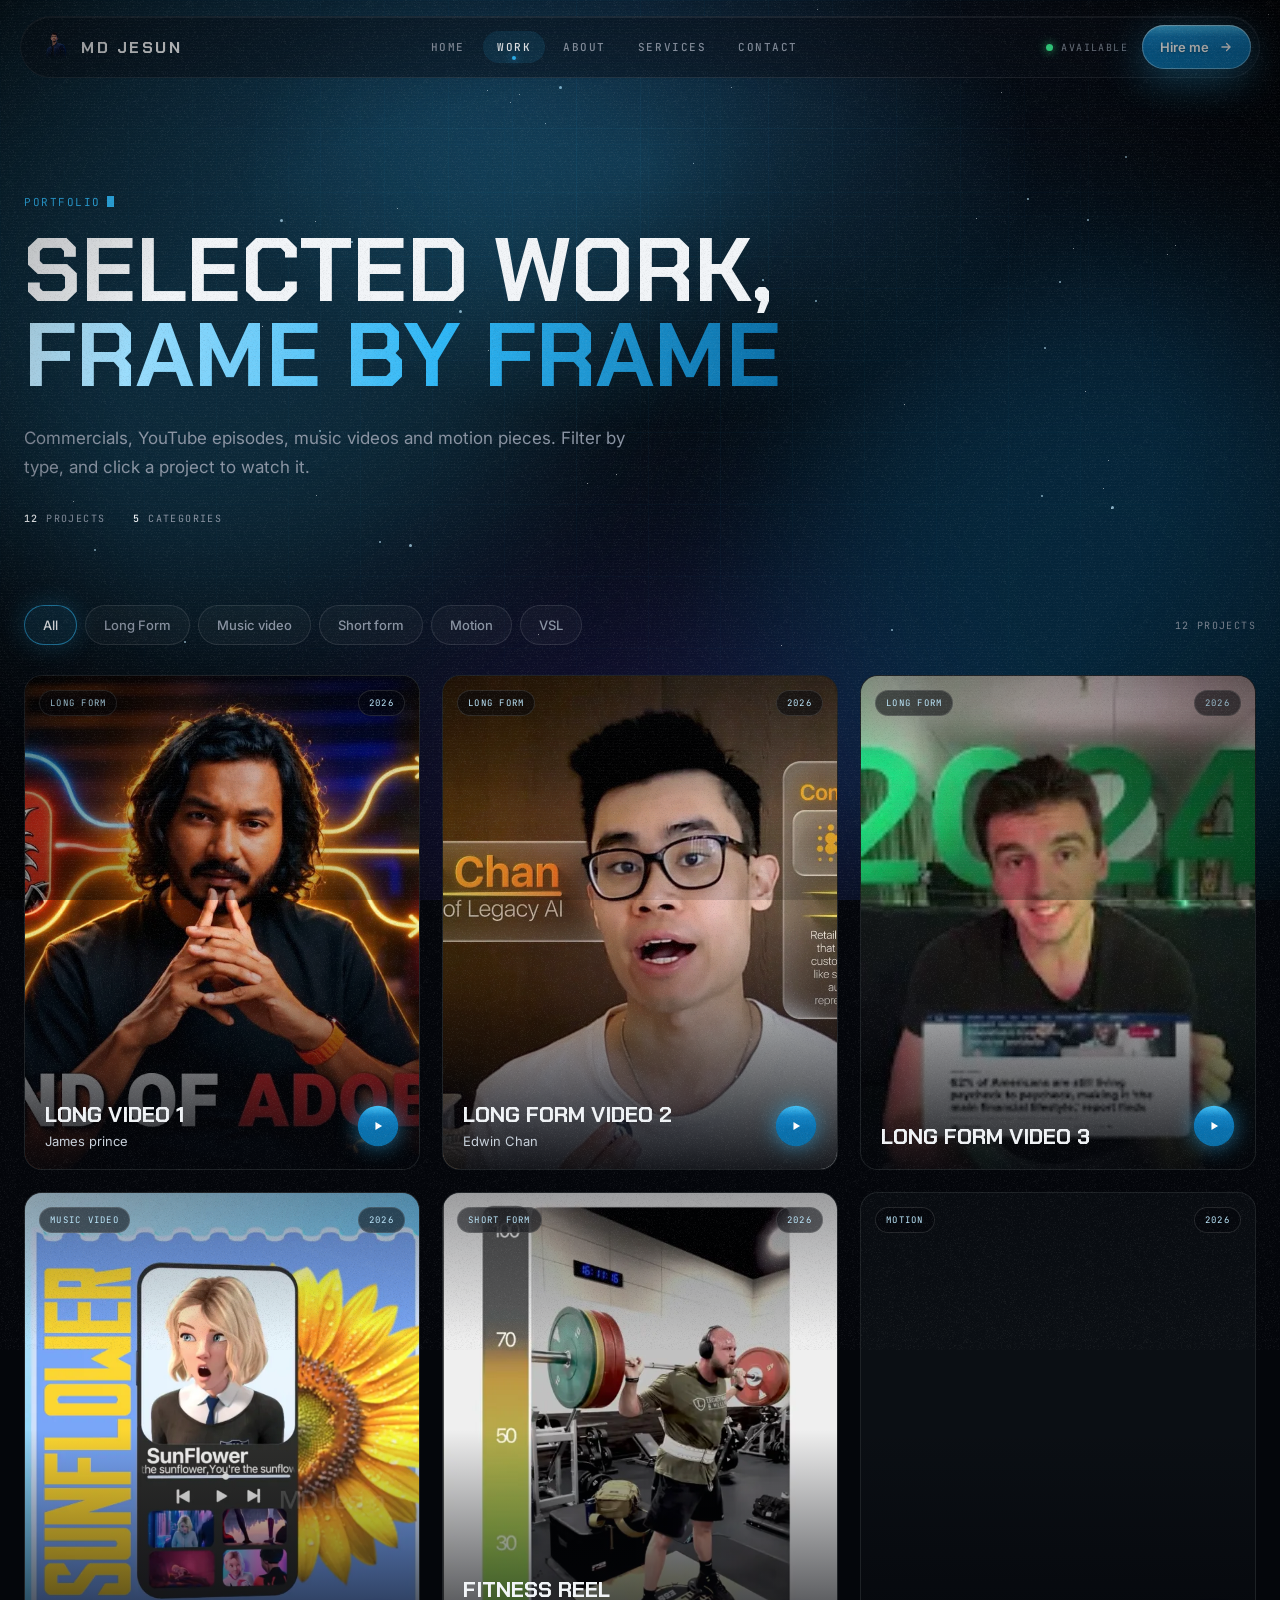
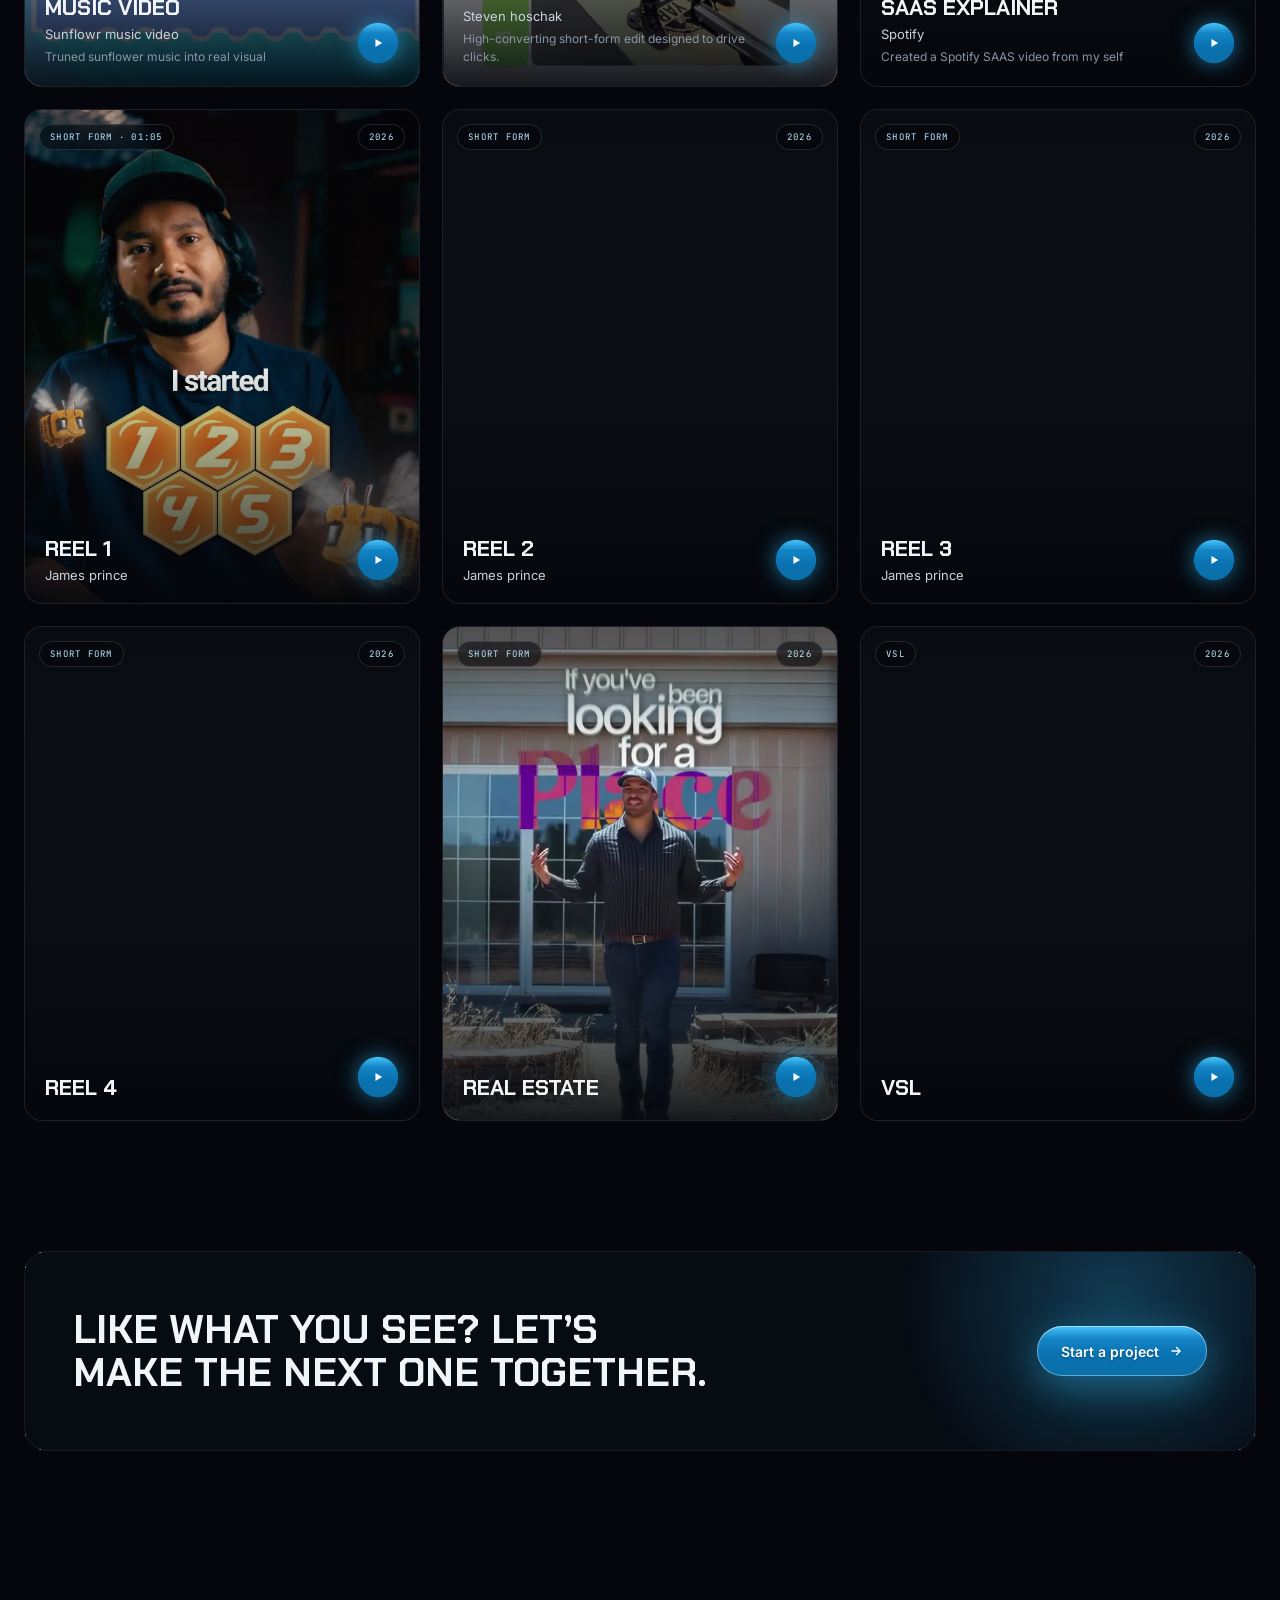
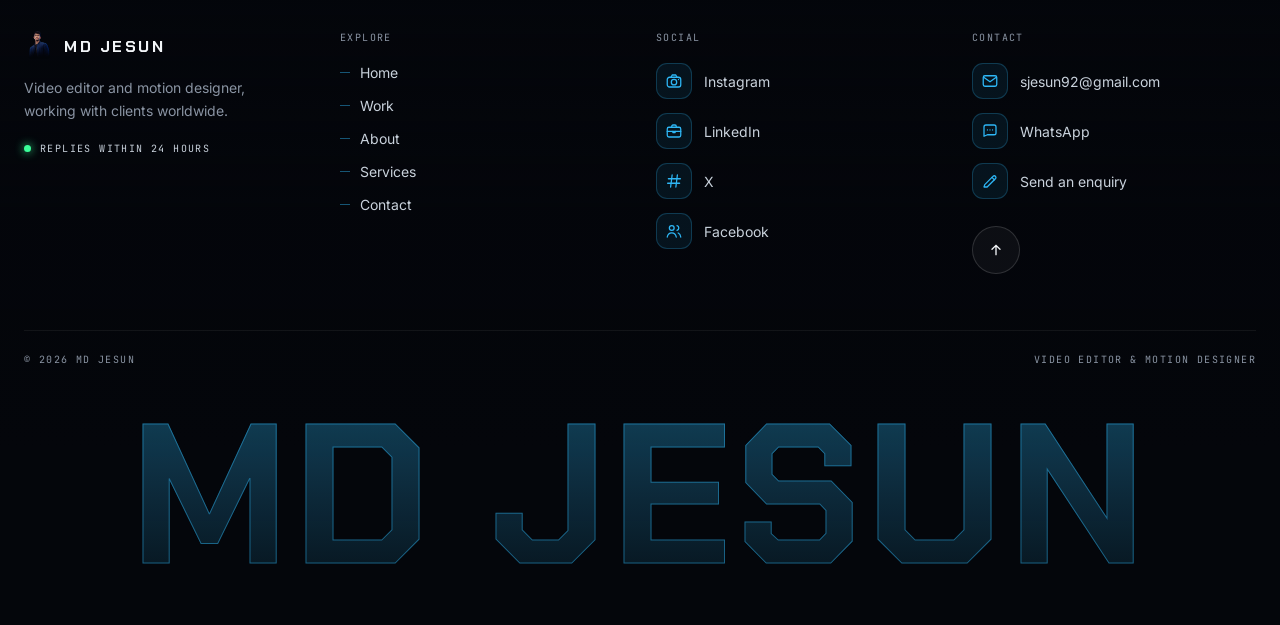
<file: portfolio.html>
<!doctype html>
<html lang="en" data-theme="midnight" class="no-intro">
<head>
<meta charset="utf-8">
<meta name="viewport" content="width=device-width, initial-scale=1">
<title>Selected work, frame by frame — MD Jesun</title>
<meta name="description" content="MD Jesun is a video editor and motion graphics designer cutting commercials, YouTube content and brand films for clients worldwide.">
<meta name="theme-color" content="#04060B">
<meta property="og:type" content="website">
<meta property="og:title" content="Selected work, frame by frame — MD Jesun">
<meta property="og:description" content="MD Jesun is a video editor and motion graphics designer cutting commercials, YouTube content and brand films for clients worldwide.">
<meta property="og:image" content="https://mdjesun.vercel.app/assets/img/hero-jesun.webp">
<link rel="icon" href="assets/img/favicon.svg?v=1794114159">
<link rel="preconnect" href="https://fonts.googleapis.com">
<link rel="preconnect" href="https://fonts.gstatic.com" crossorigin>
<link href="https://fonts.googleapis.com/css2?family=Chakra+Petch:wght@500;600;700&amp;family=Inter:wght@400;500;600&amp;family=JetBrains+Mono:wght@400;500;600&amp;display=swap" rel="stylesheet">
<link rel="stylesheet" href="assets/css/themes.css?v=1794114159">
<link rel="stylesheet" href="assets/css/style.css?v=1794114159">
<style>@view-transition{navigation:auto}</style>
</head>
<body>
<div class="site" id="site" data-page="portfolio">
<div class="sprog" aria-hidden="true"><i id="sprog"></i></div>
<div class="bgfx" aria-hidden="true">
<div class="aur aur1"></div><div class="aur aur2"></div><div class="aur aur3"></div>
<div class="bggrid"></div>
<div class="stars s1"></div><div class="stars s2"></div><div class="stars s3"></div>
<div class="streak"></div><div class="streak streak2"></div>
</div>
<div class="fx-vig" aria-hidden="true"></div>
<div class="fx-scan" aria-hidden="true"></div>
<div class="fx-grain" aria-hidden="true"></div>
<div class="cursor" data-cursor-el="1" aria-hidden="true">
<div class="cur-ring" data-cur-ring="1"><i></i><span class="cur-lbl"><span class="l-play">Play</span><span class="l-drag">Drag</span><span class="l-view">View</span></span></div>
<div class="cur-dot" data-cur-dot="1"></div>
</div>
<header class="nav-wrap">
<nav class="nav glass" aria-label="Main">
<a class="brand" href="index.html" aria-label="MD Jesun, home">
<img class="brand-logo" src="uploads/holo-jesun-20261107-160005-092f34.webp?v=1794114159" alt="" width="30" height="30"><span class="display" style="font-weight: 700; font-size: 16px; letter-spacing: .16em">MD Jesun</span>
</a>
<div class="navlinks">
<a class="navlink" href="index.html">Home</a>
<a class="navlink active" href="portfolio.html" aria-current="page">Work</a>
<a class="navlink" href="about.html">About</a>
<a class="navlink" href="services.html">Services</a>
<a class="navlink" href="contact.html">Contact</a>
</div>
<div class="nav-right">
<span class="avail mono"><span class="gdot"></span>Available</span>
<a class="btn btn-primary btn-sm" href="contact.html" data-magnet="1">Hire me<svg width="14" height="14" viewBox="0 0 24 24" fill="none" stroke="currentColor" stroke-width="2.2" stroke-linecap="round" aria-hidden="true"><path d="M5 12h14M13 6l6 6-6 6"></path></svg></a>
<button class="menu-btn" id="menuBtn" type="button" aria-label="Menu" aria-expanded="false" aria-controls="mmenu"><svg width="18" height="18" viewBox="0 0 24 24" fill="none" stroke="currentColor" stroke-width="2" stroke-linecap="round" aria-hidden="true"><path d="M4 8h16M4 16h16"></path></svg></button>
</div>
</nav>
<div class="mmenu glass" id="mmenu" hidden>
<a class="mlink" href="index.html">Home</a>
<a class="mlink" href="portfolio.html">Work</a>
<a class="mlink" href="about.html">About</a>
<a class="mlink" href="services.html">Services</a>
<a class="mlink" href="contact.html">Contact</a>
<a class="btn btn-primary" href="contact.html">Hire me</a>
</div>
</header>
<main style="position: relative; z-index: 1">
<section class="phead sec" data-sec="phead" data-chapter="Portfolio">
<div class="wrap">
<div class="mono eyebrow tw" data-scr="1" style="--n:9">Portfolio</div><h1 class="display ph-title rv-t"><span class="ln"><span>Selected work,</span></span><span class="ln"><span class="grad">frame by frame</span></span></h1><p class="ph-intro rv">Commercials, YouTube episodes, music videos and motion pieces. Filter by type, and click a project to watch it.</p><div class="ph-meta mono rv"><span><b data-count="12">12</b> projects</span><span><b data-count="5">5</b> categories</span></div>
</div>
</section>

<section class="pf sec" data-sec="pf">
<div class="wrap">
<div class="pf-bar rv">
<div class="pills" id="pfPills">
<button class="pill pill-on" type="button" data-filter="All" aria-pressed="true">All</button>
<button class="pill" type="button" data-filter="Long Form" aria-pressed="false">Long Form</button>
<button class="pill" type="button" data-filter="Music video" aria-pressed="false">Music video</button>
<button class="pill" type="button" data-filter="Short form" aria-pressed="false">Short form</button>
<button class="pill" type="button" data-filter="Motion" aria-pressed="false">Motion</button>
<button class="pill" type="button" data-filter="VSL" aria-pressed="false">VSL</button>
</div>
<span class="mono pf-count" id="pfCount" aria-live="polite">12 projects</span>
</div>
<div class="pf-grid" id="pfGrid">
<button class="pcard rv rv-card has-video" type="button" data-video="https://www.youtube.com/watch?v=mTCIVdjwXjQ&amp;t=18s" data-video-title="Long video 1" data-cur="play" aria-label="Play Long video 1" data-cat="Long Form">
<img src="uploads/mtcivdjwxjq-hd-20261107-151814-4f6ab2.webp?v=1794114159" alt="Long video 1" loading="lazy" decoding="async">
<span class="pc-shade"></span>
<span class="pc-top"><span class="mono pc-chip">Long Form</span><span class="mono pc-chip">2026</span></span>
<span class="pc-bot">
<span class="display pc-title">Long video 1</span>
<span class="pc-client">James prince</span></span>
<span class="pc-play"><svg width="14" height="14" viewBox="0 0 24 24" aria-hidden="true"><path d="M7 4v16l13-8z" fill="#FFFFFF"></path></svg></span></button>
<button class="pcard rv rv-card has-video" type="button" data-video="https://www.youtube.com/watch?v=hqBLatLzIGU" data-video-title="Long form video 2" data-cur="play" aria-label="Play Long form video 2" data-cat="Long Form">
<img src="uploads/screenshot-2026-11-07-at-3-48-54-am-20261107-151947-62a03a.webp?v=1794114159" alt="Long form video 2" loading="lazy" decoding="async">
<span class="pc-shade"></span>
<span class="pc-top"><span class="mono pc-chip">Long Form</span><span class="mono pc-chip">2026</span></span>
<span class="pc-bot">
<span class="display pc-title">Long form video 2</span>
<span class="pc-client">Edwin Chan</span></span>
<span class="pc-play"><svg width="14" height="14" viewBox="0 0 24 24" aria-hidden="true"><path d="M7 4v16l13-8z" fill="#FFFFFF"></path></svg></span></button>
<button class="pcard rv rv-card has-video" type="button" data-video="https://youtu.be/RkA6tQUFDKw" data-video-title="Long Form Video 3" data-cur="play" aria-label="Play Long Form Video 3" data-cat="Long Form">
<img src="uploads/mq3-20261107-152027-31a8b2.webp?v=1794114159" alt="Long Form Video 3" loading="lazy" decoding="async">
<span class="pc-shade"></span>
<span class="pc-top"><span class="mono pc-chip">Long Form</span><span class="mono pc-chip">2026</span></span>
<span class="pc-bot">
<span class="display pc-title">Long Form Video 3</span>
</span>
<span class="pc-play"><svg width="14" height="14" viewBox="0 0 24 24" aria-hidden="true"><path d="M7 4v16l13-8z" fill="#FFFFFF"></path></svg></span></button>
<button class="pcard rv rv-card has-video" type="button" data-video="https://youtu.be/Esx7agBVhfY" data-video-title="Music Video" data-cur="play" aria-label="Play Music Video" data-cat="Music video">
<img src="uploads/screenshot-2026-11-07-at-3-30-42-am-20261107-152119-272076.webp?v=1794114159" alt="Music Video" loading="lazy" decoding="async">
<span class="pc-shade"></span>
<span class="pc-top"><span class="mono pc-chip">Music video</span><span class="mono pc-chip">2026</span></span>
<span class="pc-bot">
<span class="display pc-title">Music Video</span>
<span class="pc-client">Sunflowr music video</span><span class="pc-result">Truned sunflower music into real visual</span></span>
<span class="pc-play"><svg width="14" height="14" viewBox="0 0 24 24" aria-hidden="true"><path d="M7 4v16l13-8z" fill="#FFFFFF"></path></svg></span></button>
<button class="pcard rv rv-card has-video" type="button" data-video="https://youtube.com/shorts/-g1W736Slz4" data-video-title="Fitness Reel" data-cur="play" aria-label="Play Fitness Reel" data-cat="Short form">
<img src="uploads/screenshot-2026-11-07-at-3-11-14-am-20261108-044457-5d72fe.webp?v=1794114159" alt="Fitness Reel" loading="lazy" decoding="async">
<span class="pc-shade"></span>
<span class="pc-top"><span class="mono pc-chip">Short form</span><span class="mono pc-chip">2026</span></span>
<span class="pc-bot">
<span class="display pc-title">Fitness Reel</span>
<span class="pc-client">Steven hoschak</span><span class="pc-result">High-converting short-form edit designed to drive clicks.</span></span>
<span class="pc-play"><svg width="14" height="14" viewBox="0 0 24 24" aria-hidden="true"><path d="M7 4v16l13-8z" fill="#FFFFFF"></path></svg></span></button>
<button class="pcard rv rv-card has-video" type="button" data-video="https://youtu.be/N8hudzvf6kg" data-video-title="SaaS Explainer" data-cur="play" aria-label="Play SaaS Explainer" data-cat="Motion">
<img src="uploads/screenshot-2026-11-07-at-3-14-30-am-20261107-152304-aa9426.webp?v=1794114159" alt="SaaS Explainer" loading="lazy" decoding="async">
<span class="pc-shade"></span>
<span class="pc-top"><span class="mono pc-chip">Motion</span><span class="mono pc-chip">2026</span></span>
<span class="pc-bot">
<span class="display pc-title">SaaS Explainer</span>
<span class="pc-client">Spotify</span><span class="pc-result">Created a Spotify  SAAS video from my self</span></span>
<span class="pc-play"><svg width="14" height="14" viewBox="0 0 24 24" aria-hidden="true"><path d="M7 4v16l13-8z" fill="#FFFFFF"></path></svg></span></button>
<button class="pcard rv rv-card has-video" type="button" data-video="https://www.youtube.com/shorts/R9djHTT5dRw" data-video-title="Reel 1" data-cur="play" aria-label="Play Reel 1" data-cat="Short form">
<img src="uploads/screenshot-2026-11-07-at-4-07-22-am-20261107-152356-c9d377.webp?v=1794114159" alt="Reel 1" loading="lazy" decoding="async">
<span class="pc-shade"></span>
<span class="pc-top"><span class="mono pc-chip">Short form · 01:05</span><span class="mono pc-chip">2026</span></span>
<span class="pc-bot">
<span class="display pc-title">Reel 1</span>
<span class="pc-client">James prince</span></span>
<span class="pc-play"><svg width="14" height="14" viewBox="0 0 24 24" aria-hidden="true"><path d="M7 4v16l13-8z" fill="#FFFFFF"></path></svg></span></button>
<button class="pcard rv rv-card has-video" type="button" data-video="https://www.youtube.com/shorts/OdXhrWCMAVY" data-video-title="Reel 2" data-cur="play" aria-label="Play Reel 2" data-cat="Short form">
<img src="uploads/screenshot-2026-11-07-at-4-01-21-am-20261107-152930-fe0904.webp?v=1794114159" alt="Reel 2" loading="lazy" decoding="async">
<span class="pc-shade"></span>
<span class="pc-top"><span class="mono pc-chip">Short form</span><span class="mono pc-chip">2026</span></span>
<span class="pc-bot">
<span class="display pc-title">Reel 2</span>
<span class="pc-client">James prince</span></span>
<span class="pc-play"><svg width="14" height="14" viewBox="0 0 24 24" aria-hidden="true"><path d="M7 4v16l13-8z" fill="#FFFFFF"></path></svg></span></button>
<button class="pcard rv rv-card has-video" type="button" data-video="https://youtube.com/shorts/MitU7zMCU_s" data-video-title="Reel 3" data-cur="play" aria-label="Play Reel 3" data-cat="Short form">
<img src="uploads/screenshot-2026-11-07-at-4-04-42-am-20261107-153021-aee922.webp?v=1794114159" alt="Reel 3" loading="lazy" decoding="async">
<span class="pc-shade"></span>
<span class="pc-top"><span class="mono pc-chip">Short form</span><span class="mono pc-chip">2026</span></span>
<span class="pc-bot">
<span class="display pc-title">Reel 3</span>
<span class="pc-client">James prince</span></span>
<span class="pc-play"><svg width="14" height="14" viewBox="0 0 24 24" aria-hidden="true"><path d="M7 4v16l13-8z" fill="#FFFFFF"></path></svg></span></button>
<button class="pcard rv rv-card has-video" type="button" data-video="https://youtube.com/shorts/x6XOaHf94sg?feature=share" data-video-title="Reel 4" data-cur="play" aria-label="Play Reel 4" data-cat="Short form">
<img src="uploads/screenshot-2026-11-07-at-3-57-32-am-20261107-153056-ed4e39.webp?v=1794114159" alt="Reel 4" loading="lazy" decoding="async">
<span class="pc-shade"></span>
<span class="pc-top"><span class="mono pc-chip">Short form</span><span class="mono pc-chip">2026</span></span>
<span class="pc-bot">
<span class="display pc-title">Reel 4</span>
</span>
<span class="pc-play"><svg width="14" height="14" viewBox="0 0 24 24" aria-hidden="true"><path d="M7 4v16l13-8z" fill="#FFFFFF"></path></svg></span></button>
<button class="pcard rv rv-card has-video" type="button" data-video="https://youtube.com/shorts/2OKa1pWIzXM?feature=share" data-video-title="Real estate" data-cur="play" aria-label="Play Real estate" data-cat="Short form">
<img src="uploads/screenshot-2026-11-07-at-4-15-24-am-20261107-152706-90aa7e.webp?v=1794114159" alt="Real estate" loading="lazy" decoding="async">
<span class="pc-shade"></span>
<span class="pc-top"><span class="mono pc-chip">Short form</span><span class="mono pc-chip">2026</span></span>
<span class="pc-bot">
<span class="display pc-title">Real estate</span>
</span>
<span class="pc-play"><svg width="14" height="14" viewBox="0 0 24 24" aria-hidden="true"><path d="M7 4v16l13-8z" fill="#FFFFFF"></path></svg></span></button>
<button class="pcard rv rv-card has-video" type="button" data-video="https://youtu.be/FBS-UOhNsPw" data-video-title="VSL" data-cur="play" aria-label="Play VSL" data-cat="VSL">
<img src="uploads/screenshot-2026-11-07-at-3-50-12-am-20261107-153141-34a953.webp?v=1794114159" alt="VSL" loading="lazy" decoding="async">
<span class="pc-shade"></span>
<span class="pc-top"><span class="mono pc-chip">VSL</span><span class="mono pc-chip">2026</span></span>
<span class="pc-bot">
<span class="display pc-title">VSL</span>
</span>
<span class="pc-play"><svg width="14" height="14" viewBox="0 0 24 24" aria-hidden="true"><path d="M7 4v16l13-8z" fill="#FFFFFF"></path></svg></span></button>
</div>
<div class="pf-empty" id="pfEmpty">No projects in this category yet.</div>
</div>
</section>

<section class="band sec" data-sec="band">
<div class="band-in hud rv rv-card">
<p class="band-t">Like what you see? Let’s make the next one together.</p>
<a class="btn btn-primary" href="contact.html" style="position: relative" data-magnet="1">Start a project<svg width="14" height="14" viewBox="0 0 24 24" fill="none" stroke="currentColor" stroke-width="2.2" stroke-linecap="round" aria-hidden="true"><path d="M5 12h14M13 6l6 6-6 6"></path></svg></a>
</div>
</section>
<footer class="footer sec" data-sec="footer">
<div class="foot-top">
<div class="rv">
<a class="brand" href="index.html" aria-label="MD Jesun, home"><img class="brand-logo" src="uploads/holo-jesun-20261107-160005-092f34.webp?v=1794114159" alt="" width="30" height="30"><span class="display" style="font-weight: 700; font-size: 16px; letter-spacing: .16em">MD Jesun</span></a>
<p class="foot-about">Video editor and motion designer, working with clients worldwide.</p>
<div class="foot-status mono"><span class="gdot"></span>Replies within 24 hours</div>
</div>
<div class="rv"><div class="mono foot-h">Explore</div><div class="foot-links">
<a class="flink fl-nav" href="index.html"><span class="fl-dash" aria-hidden="true"></span><span class="fl-t">Home</span></a><a class="flink fl-nav" href="portfolio.html"><span class="fl-dash" aria-hidden="true"></span><span class="fl-t">Work</span></a><a class="flink fl-nav" href="about.html"><span class="fl-dash" aria-hidden="true"></span><span class="fl-t">About</span></a><a class="flink fl-nav" href="services.html"><span class="fl-dash" aria-hidden="true"></span><span class="fl-t">Services</span></a><a class="flink fl-nav" href="contact.html"><span class="fl-dash" aria-hidden="true"></span><span class="fl-t">Contact</span></a></div></div>
<div class="rv"><div class="mono foot-h">Social</div><div class="foot-links">
<a class="flink" href="https://www.instagram.com/jesun_video_edits/" target="_blank" rel="noopener" data-magnet="1"><span class="fl-ico"><svg width="18" height="18" viewBox="0 0 24 24" fill="none" stroke="currentColor" stroke-width="1.7" stroke-linecap="round" stroke-linejoin="round" aria-hidden="true"><rect x="3" y="7" width="18" height="13" rx="3"></rect><path d="M8 7l1.6-3h4.8L16 7"></path><circle cx="12" cy="13.5" r="3.6"></circle><path d="M18 10h.01"></path></svg></span><span class="fl-t">Instagram</span><svg class="fl-go" width="12" height="12" viewBox="0 0 24 24" fill="none" stroke="currentColor" stroke-width="2.2" stroke-linecap="round" aria-hidden="true"><path d="M7 17 17 7M9 7h8v8"></path></svg></a><a class="flink" href="https://www.linkedin.com/in/md-jesun-3a6312356/" target="_blank" rel="noopener" data-magnet="1"><span class="fl-ico"><svg width="18" height="18" viewBox="0 0 24 24" fill="none" stroke="currentColor" stroke-width="1.7" stroke-linecap="round" stroke-linejoin="round" aria-hidden="true"><rect x="3" y="7" width="18" height="13" rx="2.2"></rect><path d="M9 7V5.6A1.6 1.6 0 0 1 10.6 4h2.8A1.6 1.6 0 0 1 15 5.6V7M3 12.5h18"></path><path d="M10.5 12.5v1.6h3v-1.6"></path></svg></span><span class="fl-t">LinkedIn</span><svg class="fl-go" width="12" height="12" viewBox="0 0 24 24" fill="none" stroke="currentColor" stroke-width="2.2" stroke-linecap="round" aria-hidden="true"><path d="M7 17 17 7M9 7h8v8"></path></svg></a><a class="flink" href="https://x.com/MD_Jesun001" target="_blank" rel="noopener" data-magnet="1"><span class="fl-ico"><svg width="18" height="18" viewBox="0 0 24 24" fill="none" stroke="currentColor" stroke-width="1.7" stroke-linecap="round" stroke-linejoin="round" aria-hidden="true"><path d="M9.5 4 7.5 20M16.5 4l-2 16M4.5 9h16M3.5 15h16"></path></svg></span><span class="fl-t">X</span><svg class="fl-go" width="12" height="12" viewBox="0 0 24 24" fill="none" stroke="currentColor" stroke-width="2.2" stroke-linecap="round" aria-hidden="true"><path d="M7 17 17 7M9 7h8v8"></path></svg></a><a class="flink" href="https://www.facebook.com/profile.php?id=61558634671074" target="_blank" rel="noopener" data-magnet="1"><span class="fl-ico"><svg width="18" height="18" viewBox="0 0 24 24" fill="none" stroke="currentColor" stroke-width="1.7" stroke-linecap="round" stroke-linejoin="round" aria-hidden="true"><circle cx="9" cy="8" r="3.2"></circle><path d="M3 20c.6-3.6 3-5.6 6-5.6s5.4 2 6 5.6"></path><path d="M16 4.9a3.2 3.2 0 0 1 0 6.2M17.6 14.7c1.9.7 3 2.5 3.4 5.3"></path></svg></span><span class="fl-t">Facebook</span><svg class="fl-go" width="12" height="12" viewBox="0 0 24 24" fill="none" stroke="currentColor" stroke-width="2.2" stroke-linecap="round" aria-hidden="true"><path d="M7 17 17 7M9 7h8v8"></path></svg></a></div></div>
<div class="rv"><div class="mono foot-h">Contact</div><div class="foot-links">
<a class="flink" href="mailto:sjesun92@gmail.com" data-magnet="1"><span class="fl-ico"><svg width="18" height="18" viewBox="0 0 24 24" fill="none" stroke="currentColor" stroke-width="1.7" stroke-linecap="round" stroke-linejoin="round" aria-hidden="true"><rect x="3" y="5" width="18" height="14" rx="2.2"></rect><path d="m3.6 7 8.4 6 8.4-6"></path></svg></span><span class="fl-t">sjesun92@gmail.com</span></a><a class="flink" href="https://wa.me/8801813141875?text=Hi%20Jesun%2C%20I%20have%20a%20video%20project%20I%E2%80%99d%20like%20to%20talk%20about." target="_blank" rel="noopener" data-magnet="1"><span class="fl-ico"><svg width="18" height="18" viewBox="0 0 24 24" fill="none" stroke="currentColor" stroke-width="1.7" stroke-linecap="round" stroke-linejoin="round" aria-hidden="true"><path d="M4 19V6.5A2.5 2.5 0 0 1 6.5 4h11A2.5 2.5 0 0 1 20 6.5v8a2.5 2.5 0 0 1-2.5 2.5H8.5z"></path><path d="M8.6 10.6h.01M12 10.6h.01M15.4 10.6h.01"></path></svg></span><span class="fl-t">WhatsApp</span><svg class="fl-go" width="12" height="12" viewBox="0 0 24 24" fill="none" stroke="currentColor" stroke-width="2.2" stroke-linecap="round" aria-hidden="true"><path d="M7 17 17 7M9 7h8v8"></path></svg></a><a class="flink" href="contact.html" data-magnet="1"><span class="fl-ico"><svg width="18" height="18" viewBox="0 0 24 24" fill="none" stroke="currentColor" stroke-width="1.7" stroke-linecap="round" stroke-linejoin="round" aria-hidden="true"><path d="M4 20h4.2L19.5 8.7a2.3 2.3 0 0 0-3.2-3.2L5 16.8z"></path><path d="m14.6 7.2 3.2 3.2"></path></svg></span><span class="fl-t">Send an enquiry</span></a>
</div>
<a class="totop" href="#top" aria-label="Back to top" data-magnet="1"><svg width="16" height="16" viewBox="0 0 24 24" fill="none" stroke="currentColor" stroke-width="2" stroke-linecap="round" aria-hidden="true"><path d="M12 19V5M6 11l6-6 6 6"></path></svg></a>
</div>
</div>
<div class="foot-bottom mono"><span>© 2026 MD Jesun</span><span>Video editor &amp; motion designer</span></div>
<div class="foot-giant" aria-hidden="true">MD Jesun</div>
</footer>
</main>
<div class="lbx" id="lbx" role="dialog" aria-modal="true" aria-label="Video player" aria-hidden="true">
<button class="lbx-close" id="lbxClose" type="button" aria-label="Close video"><svg width="18" height="18" viewBox="0 0 24 24" fill="none" stroke="currentColor" stroke-width="2" stroke-linecap="round" aria-hidden="true"><path d="M6 6l12 12M18 6 6 18"></path></svg></button>
<div class="lbx-frame" id="lbxFrame"></div>
</div>
</div>
<script id="mdj-config" type="application/json">{"autoplay":true,"cursor":true,"timeline":true}</script>
<script src="assets/js/main.js?v=1794114159"></script>
</body>
</html>
</file>
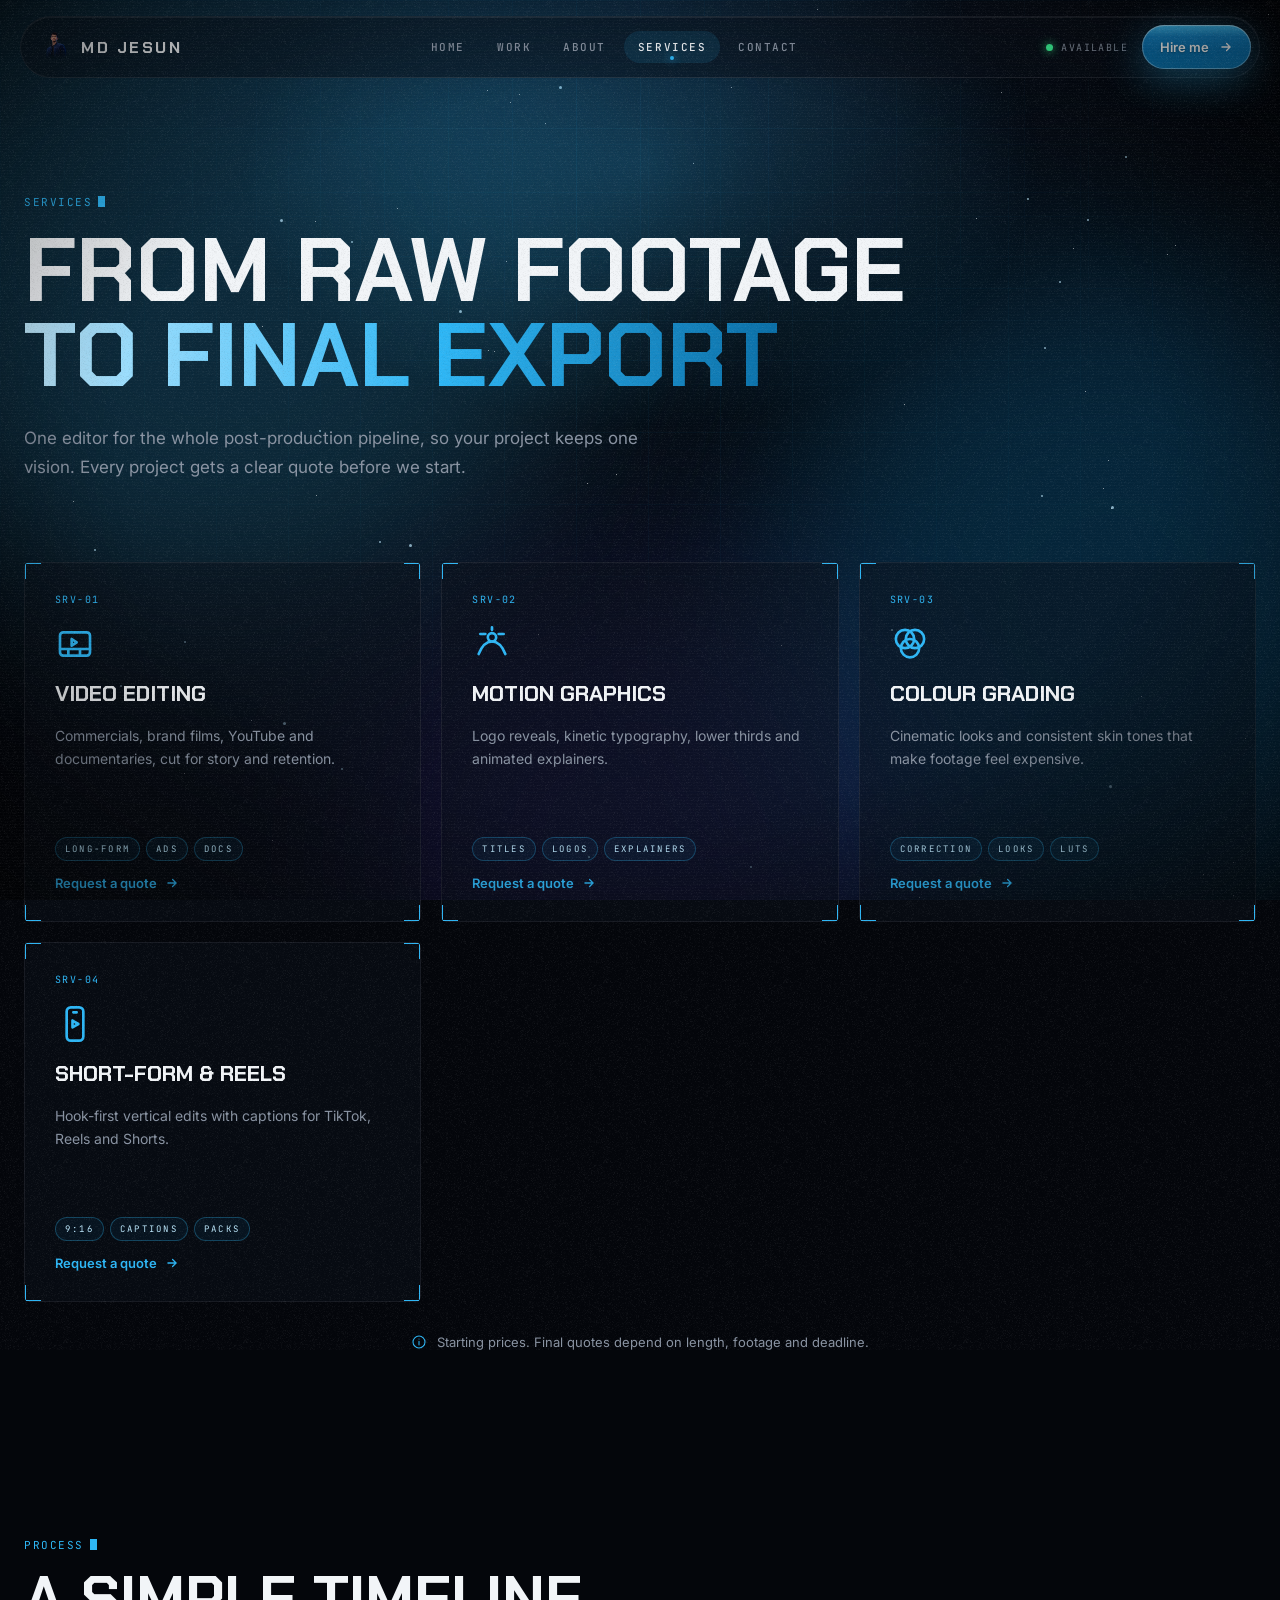
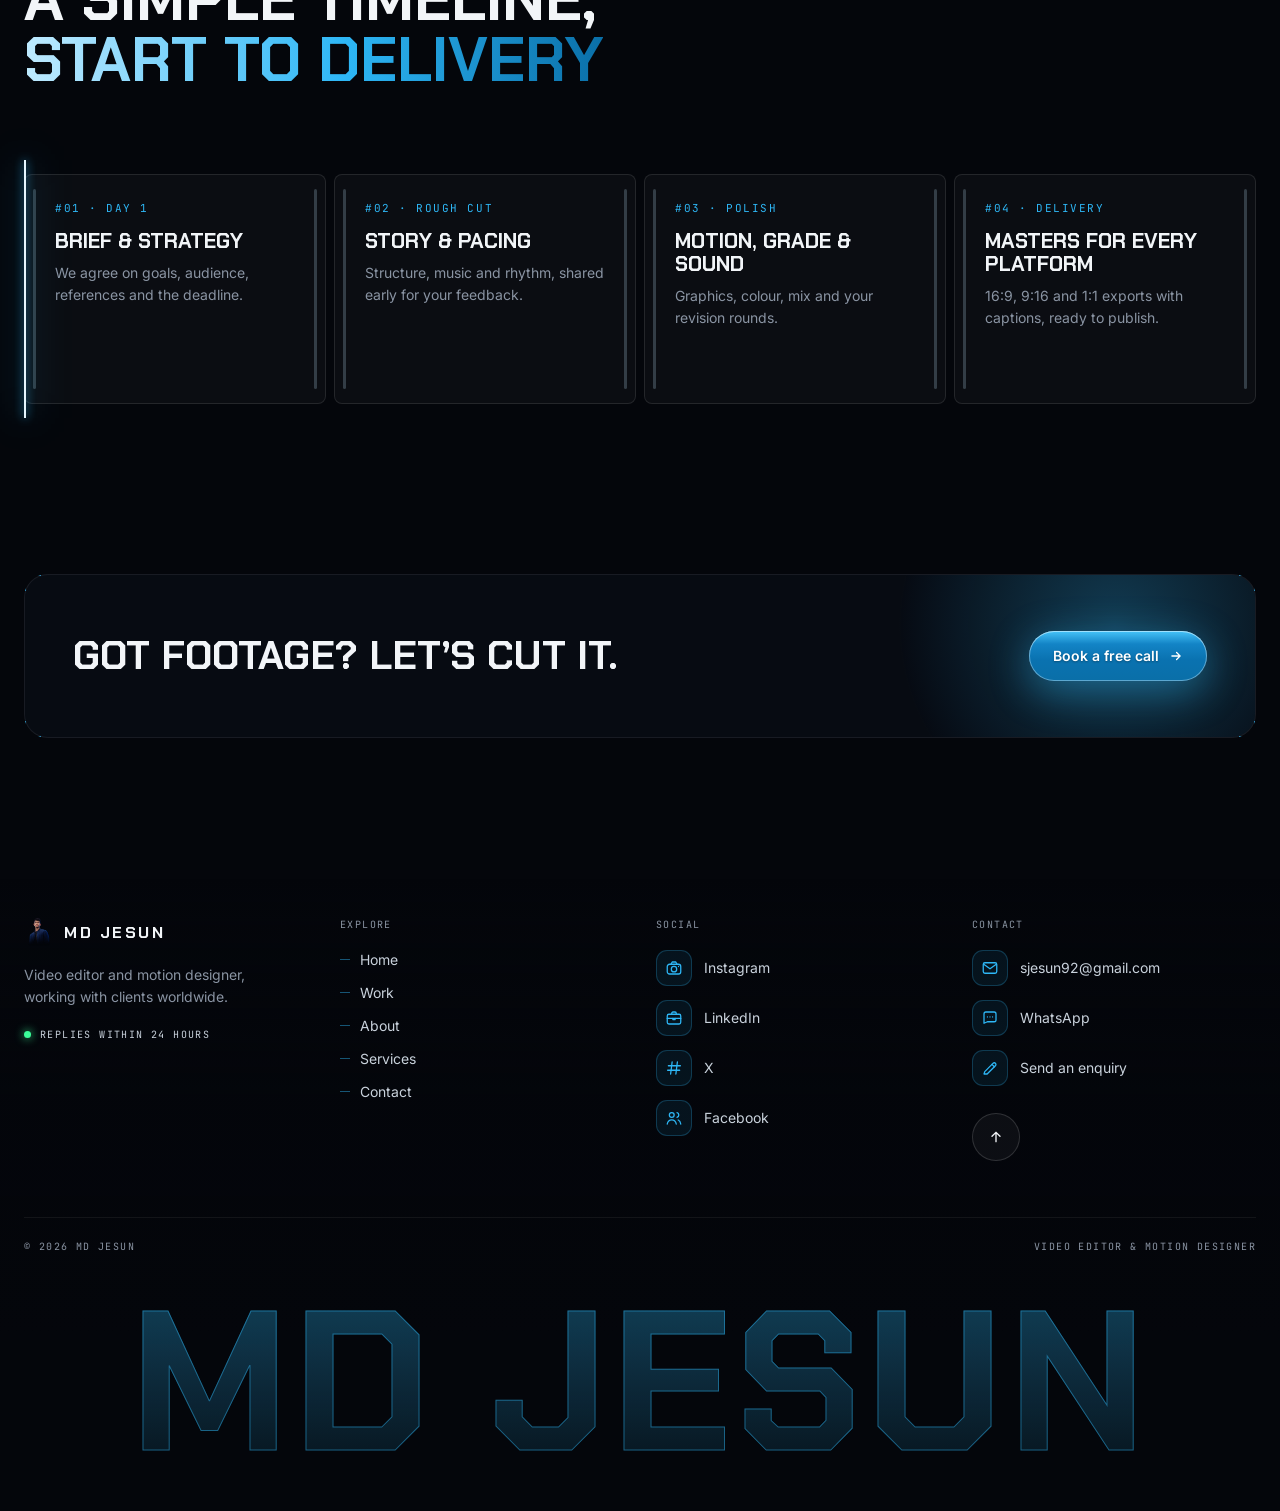
<file: services.html>
<!doctype html>
<html lang="en" data-theme="midnight" class="no-intro">
<head>
<meta charset="utf-8">
<meta name="viewport" content="width=device-width, initial-scale=1">
<title>From raw footage to final export — MD Jesun</title>
<meta name="description" content="MD Jesun is a video editor and motion graphics designer cutting commercials, YouTube content and brand films for clients worldwide.">
<meta name="theme-color" content="#04060B">
<meta property="og:type" content="website">
<meta property="og:title" content="From raw footage to final export — MD Jesun">
<meta property="og:description" content="MD Jesun is a video editor and motion graphics designer cutting commercials, YouTube content and brand films for clients worldwide.">
<meta property="og:image" content="https://mdjesun.vercel.app/assets/img/hero-jesun.webp">
<link rel="icon" href="assets/img/favicon.svg?v=1794114159">
<link rel="preconnect" href="https://fonts.googleapis.com">
<link rel="preconnect" href="https://fonts.gstatic.com" crossorigin>
<link href="https://fonts.googleapis.com/css2?family=Chakra+Petch:wght@500;600;700&amp;family=Inter:wght@400;500;600&amp;family=JetBrains+Mono:wght@400;500;600&amp;display=swap" rel="stylesheet">
<link rel="stylesheet" href="assets/css/themes.css?v=1794114159">
<link rel="stylesheet" href="assets/css/style.css?v=1794114159">
<style>@view-transition{navigation:auto}</style>
</head>
<body>
<div class="site" id="site" data-page="services">
<div class="sprog" aria-hidden="true"><i id="sprog"></i></div>
<div class="bgfx" aria-hidden="true">
<div class="aur aur1"></div><div class="aur aur2"></div><div class="aur aur3"></div>
<div class="bggrid"></div>
<div class="stars s1"></div><div class="stars s2"></div><div class="stars s3"></div>
<div class="streak"></div><div class="streak streak2"></div>
</div>
<div class="fx-vig" aria-hidden="true"></div>
<div class="fx-scan" aria-hidden="true"></div>
<div class="fx-grain" aria-hidden="true"></div>
<div class="cursor" data-cursor-el="1" aria-hidden="true">
<div class="cur-ring" data-cur-ring="1"><i></i><span class="cur-lbl"><span class="l-play">Play</span><span class="l-drag">Drag</span><span class="l-view">View</span></span></div>
<div class="cur-dot" data-cur-dot="1"></div>
</div>
<header class="nav-wrap">
<nav class="nav glass" aria-label="Main">
<a class="brand" href="index.html" aria-label="MD Jesun, home">
<img class="brand-logo" src="uploads/holo-jesun-20261107-160005-092f34.webp?v=1794114159" alt="" width="30" height="30"><span class="display" style="font-weight: 700; font-size: 16px; letter-spacing: .16em">MD Jesun</span>
</a>
<div class="navlinks">
<a class="navlink" href="index.html">Home</a>
<a class="navlink" href="portfolio.html">Work</a>
<a class="navlink" href="about.html">About</a>
<a class="navlink active" href="services.html" aria-current="page">Services</a>
<a class="navlink" href="contact.html">Contact</a>
</div>
<div class="nav-right">
<span class="avail mono"><span class="gdot"></span>Available</span>
<a class="btn btn-primary btn-sm" href="contact.html" data-magnet="1">Hire me<svg width="14" height="14" viewBox="0 0 24 24" fill="none" stroke="currentColor" stroke-width="2.2" stroke-linecap="round" aria-hidden="true"><path d="M5 12h14M13 6l6 6-6 6"></path></svg></a>
<button class="menu-btn" id="menuBtn" type="button" aria-label="Menu" aria-expanded="false" aria-controls="mmenu"><svg width="18" height="18" viewBox="0 0 24 24" fill="none" stroke="currentColor" stroke-width="2" stroke-linecap="round" aria-hidden="true"><path d="M4 8h16M4 16h16"></path></svg></button>
</div>
</nav>
<div class="mmenu glass" id="mmenu" hidden>
<a class="mlink" href="index.html">Home</a>
<a class="mlink" href="portfolio.html">Work</a>
<a class="mlink" href="about.html">About</a>
<a class="mlink" href="services.html">Services</a>
<a class="mlink" href="contact.html">Contact</a>
<a class="btn btn-primary" href="contact.html">Hire me</a>
</div>
</header>
<main style="position: relative; z-index: 1">
<section class="phead sec" data-sec="phead" data-chapter="Services">
<div class="wrap">
<div class="mono eyebrow tw" data-scr="1" style="--n:8">Services</div><h1 class="display ph-title rv-t"><span class="ln"><span>From raw footage</span></span><span class="ln"><span class="grad">to final export</span></span></h1><p class="ph-intro rv">One editor for the whole post-production pipeline, so your project keeps one vision. Every project gets a clear quote before we start.</p></div>
</section>

<section class="svc-page sec" data-sec="svcp">
<div class="wrap">
<div class="svc-grid g3">
<article class="svc hud rv rv-card" data-spot="1">
<div class="svc-top"><span class="mono svc-code">SRV-01</span></div>
<span class="svc-ico"><svg width="40" height="40" viewBox="0 0 24 24" fill="none" stroke="currentColor" stroke-width="1.6" stroke-linecap="round" stroke-linejoin="round" aria-hidden="true"><rect x="3" y="5" width="18" height="14" rx="2"></rect><path d="M3 15h18M8 15v4M15 15v4M10 9l3 2-3 2z"></path></svg></span>
<h3>Video editing</h3>
<p>Commercials, brand films, YouTube and documentaries, cut for story and retention.</p>
<div class="svc-foot">
<ul class="svc-list mono"><li>Long-form</li><li>Ads</li><li>Docs</li></ul>
<a class="svc-quote" href="contact.html?service=Video%20editing#form">Request a quote<svg width="14" height="14" viewBox="0 0 24 24" fill="none" stroke="currentColor" stroke-width="2.2" stroke-linecap="round" aria-hidden="true"><path d="M5 12h14M13 6l6 6-6 6"></path></svg></a>
</div>
</article>
<article class="svc hud rv rv-card" data-spot="1">
<div class="svc-top"><span class="mono svc-code">SRV-02</span></div>
<span class="svc-ico"><svg width="40" height="40" viewBox="0 0 24 24" fill="none" stroke="currentColor" stroke-width="1.6" stroke-linecap="round" stroke-linejoin="round" aria-hidden="true"><path d="M4 18c4-10 12-10 16 0"></path><circle cx="12" cy="8" r="2.5"></circle><path d="M5 6h3M16 6h3M12 2v1.5"></path></svg></span>
<h3>Motion graphics</h3>
<p>Logo reveals, kinetic typography, lower thirds and animated explainers.</p>
<div class="svc-foot">
<ul class="svc-list mono"><li>Titles</li><li>Logos</li><li>Explainers</li></ul>
<a class="svc-quote" href="contact.html?service=Motion%20graphics#form">Request a quote<svg width="14" height="14" viewBox="0 0 24 24" fill="none" stroke="currentColor" stroke-width="2.2" stroke-linecap="round" aria-hidden="true"><path d="M5 12h14M13 6l6 6-6 6"></path></svg></a>
</div>
</article>
<article class="svc hud rv rv-card" data-spot="1">
<div class="svc-top"><span class="mono svc-code">SRV-03</span></div>
<span class="svc-ico"><svg width="40" height="40" viewBox="0 0 24 24" fill="none" stroke="currentColor" stroke-width="1.6" stroke-linecap="round" stroke-linejoin="round" aria-hidden="true"><circle cx="9" cy="9" r="5.5"></circle><circle cx="15" cy="9" r="5.5"></circle><circle cx="12" cy="14.5" r="5.5"></circle></svg></span>
<h3>Colour grading</h3>
<p>Cinematic looks and consistent skin tones that make footage feel expensive.</p>
<div class="svc-foot">
<ul class="svc-list mono"><li>Correction</li><li>Looks</li><li>LUTs</li></ul>
<a class="svc-quote" href="contact.html?service=Colour%20grading#form">Request a quote<svg width="14" height="14" viewBox="0 0 24 24" fill="none" stroke="currentColor" stroke-width="2.2" stroke-linecap="round" aria-hidden="true"><path d="M5 12h14M13 6l6 6-6 6"></path></svg></a>
</div>
</article>
<article class="svc hud rv rv-card" data-spot="1">
<div class="svc-top"><span class="mono svc-code">SRV-04</span></div>
<span class="svc-ico"><svg width="40" height="40" viewBox="0 0 24 24" fill="none" stroke="currentColor" stroke-width="1.6" stroke-linecap="round" stroke-linejoin="round" aria-hidden="true"><rect x="7" y="2" width="10" height="20" rx="2.5"></rect><path d="M11 5h2M10.5 10l3.5 2-3.5 2z"></path></svg></span>
<h3>Short-form &amp; reels</h3>
<p>Hook-first vertical edits with captions for TikTok, Reels and Shorts.</p>
<div class="svc-foot">
<ul class="svc-list mono"><li>9:16</li><li>Captions</li><li>Packs</li></ul>
<a class="svc-quote" href="contact.html?service=Short-form%20%26%20reels#form">Request a quote<svg width="14" height="14" viewBox="0 0 24 24" fill="none" stroke="currentColor" stroke-width="2.2" stroke-linecap="round" aria-hidden="true"><path d="M5 12h14M13 6l6 6-6 6"></path></svg></a>
</div>
</article>
</div>
<p class="price-note rv"><span class="pn-ico"><svg width="16" height="16" viewBox="0 0 24 24" fill="none" stroke="currentColor" stroke-width="1.6" stroke-linecap="round" stroke-linejoin="round" aria-hidden="true"><circle cx="12" cy="12" r="9"></circle><path d="M12 11v5M12 7.5h.01"></path></svg></span>Starting prices. Final quotes depend on length, footage and deadline.</p></div>
</section>

<style>
.tl-grid{grid-template-columns:repeat(4,minmax(0,1fr))}
@keyframes blkN{0%,1%{border-color:rgba(255,255,255,.1);background-color:rgba(255,255,255,.03);box-shadow:none}2%,22%{border-color:rgb(var(--b) / .75);background-color:rgb(var(--b) / .14);box-shadow:0 0 40px rgb(var(--b) / .22)}26%,100%{border-color:rgba(255,255,255,.1);background-color:rgba(255,255,255,.03);box-shadow:none}}
.tl-grid .pblk{animation-name:blkN}
@media (max-width:900px){.tl-grid{grid-template-columns:repeat(2,minmax(0,1fr))}}
@media (max-width:560px){.tl-grid{grid-template-columns:repeat(1,minmax(0,1fr))}}
</style>
<section id="process" class="process sec" data-sec="process" data-chapter="Process">
<div class="wrap">
<div class="mono eyebrow tw" data-scr="1" style="--n:7">Process</div><h2 class="display h2 rv-t"><span class="ln"><span>A simple timeline,</span></span><span class="ln"><span class="grad">start to delivery</span></span></h2><div class="tl">
<div class="tl-ruler rv"></div>
<div class="tl-body">
<div class="scan"></div>
<div class="tl-grid">
<div class="pblk rv rv-card" style="animation-delay: 0.00s"><div class="mono pnum">#01 · Day 1</div><h3>Brief &amp; strategy</h3><p>We agree on goals, audience, references and the deadline.</p></div>
<div class="pblk rv rv-card" style="animation-delay: -9.00s"><div class="mono pnum">#02 · Rough cut</div><h3>Story &amp; pacing</h3><p>Structure, music and rhythm, shared early for your feedback.</p></div>
<div class="pblk rv rv-card" style="animation-delay: -6.00s"><div class="mono pnum">#03 · Polish</div><h3>Motion, grade &amp; sound</h3><p>Graphics, colour, mix and your revision rounds.</p></div>
<div class="pblk rv rv-card" style="animation-delay: -3.00s"><div class="mono pnum">#04 · Delivery</div><h3>Masters for every platform</h3><p>16:9, 9:16 and 1:1 exports with captions, ready to publish.</p></div>
</div>
</div>
</div>
</div>
</section>

<section class="band sec" data-sec="band">
<div class="band-in hud rv rv-card">
<p class="band-t">Got footage? Let’s cut it.</p>
<a class="btn btn-primary" href="contact.html" style="position: relative" data-magnet="1">Book a free call<svg width="14" height="14" viewBox="0 0 24 24" fill="none" stroke="currentColor" stroke-width="2.2" stroke-linecap="round" aria-hidden="true"><path d="M5 12h14M13 6l6 6-6 6"></path></svg></a>
</div>
</section>
<footer class="footer sec" data-sec="footer">
<div class="foot-top">
<div class="rv">
<a class="brand" href="index.html" aria-label="MD Jesun, home"><img class="brand-logo" src="uploads/holo-jesun-20261107-160005-092f34.webp?v=1794114159" alt="" width="30" height="30"><span class="display" style="font-weight: 700; font-size: 16px; letter-spacing: .16em">MD Jesun</span></a>
<p class="foot-about">Video editor and motion designer, working with clients worldwide.</p>
<div class="foot-status mono"><span class="gdot"></span>Replies within 24 hours</div>
</div>
<div class="rv"><div class="mono foot-h">Explore</div><div class="foot-links">
<a class="flink fl-nav" href="index.html"><span class="fl-dash" aria-hidden="true"></span><span class="fl-t">Home</span></a><a class="flink fl-nav" href="portfolio.html"><span class="fl-dash" aria-hidden="true"></span><span class="fl-t">Work</span></a><a class="flink fl-nav" href="about.html"><span class="fl-dash" aria-hidden="true"></span><span class="fl-t">About</span></a><a class="flink fl-nav" href="services.html"><span class="fl-dash" aria-hidden="true"></span><span class="fl-t">Services</span></a><a class="flink fl-nav" href="contact.html"><span class="fl-dash" aria-hidden="true"></span><span class="fl-t">Contact</span></a></div></div>
<div class="rv"><div class="mono foot-h">Social</div><div class="foot-links">
<a class="flink" href="https://www.instagram.com/jesun_video_edits/" target="_blank" rel="noopener" data-magnet="1"><span class="fl-ico"><svg width="18" height="18" viewBox="0 0 24 24" fill="none" stroke="currentColor" stroke-width="1.7" stroke-linecap="round" stroke-linejoin="round" aria-hidden="true"><rect x="3" y="7" width="18" height="13" rx="3"></rect><path d="M8 7l1.6-3h4.8L16 7"></path><circle cx="12" cy="13.5" r="3.6"></circle><path d="M18 10h.01"></path></svg></span><span class="fl-t">Instagram</span><svg class="fl-go" width="12" height="12" viewBox="0 0 24 24" fill="none" stroke="currentColor" stroke-width="2.2" stroke-linecap="round" aria-hidden="true"><path d="M7 17 17 7M9 7h8v8"></path></svg></a><a class="flink" href="https://www.linkedin.com/in/md-jesun-3a6312356/" target="_blank" rel="noopener" data-magnet="1"><span class="fl-ico"><svg width="18" height="18" viewBox="0 0 24 24" fill="none" stroke="currentColor" stroke-width="1.7" stroke-linecap="round" stroke-linejoin="round" aria-hidden="true"><rect x="3" y="7" width="18" height="13" rx="2.2"></rect><path d="M9 7V5.6A1.6 1.6 0 0 1 10.6 4h2.8A1.6 1.6 0 0 1 15 5.6V7M3 12.5h18"></path><path d="M10.5 12.5v1.6h3v-1.6"></path></svg></span><span class="fl-t">LinkedIn</span><svg class="fl-go" width="12" height="12" viewBox="0 0 24 24" fill="none" stroke="currentColor" stroke-width="2.2" stroke-linecap="round" aria-hidden="true"><path d="M7 17 17 7M9 7h8v8"></path></svg></a><a class="flink" href="https://x.com/MD_Jesun001" target="_blank" rel="noopener" data-magnet="1"><span class="fl-ico"><svg width="18" height="18" viewBox="0 0 24 24" fill="none" stroke="currentColor" stroke-width="1.7" stroke-linecap="round" stroke-linejoin="round" aria-hidden="true"><path d="M9.5 4 7.5 20M16.5 4l-2 16M4.5 9h16M3.5 15h16"></path></svg></span><span class="fl-t">X</span><svg class="fl-go" width="12" height="12" viewBox="0 0 24 24" fill="none" stroke="currentColor" stroke-width="2.2" stroke-linecap="round" aria-hidden="true"><path d="M7 17 17 7M9 7h8v8"></path></svg></a><a class="flink" href="https://www.facebook.com/profile.php?id=61558634671074" target="_blank" rel="noopener" data-magnet="1"><span class="fl-ico"><svg width="18" height="18" viewBox="0 0 24 24" fill="none" stroke="currentColor" stroke-width="1.7" stroke-linecap="round" stroke-linejoin="round" aria-hidden="true"><circle cx="9" cy="8" r="3.2"></circle><path d="M3 20c.6-3.6 3-5.6 6-5.6s5.4 2 6 5.6"></path><path d="M16 4.9a3.2 3.2 0 0 1 0 6.2M17.6 14.7c1.9.7 3 2.5 3.4 5.3"></path></svg></span><span class="fl-t">Facebook</span><svg class="fl-go" width="12" height="12" viewBox="0 0 24 24" fill="none" stroke="currentColor" stroke-width="2.2" stroke-linecap="round" aria-hidden="true"><path d="M7 17 17 7M9 7h8v8"></path></svg></a></div></div>
<div class="rv"><div class="mono foot-h">Contact</div><div class="foot-links">
<a class="flink" href="mailto:sjesun92@gmail.com" data-magnet="1"><span class="fl-ico"><svg width="18" height="18" viewBox="0 0 24 24" fill="none" stroke="currentColor" stroke-width="1.7" stroke-linecap="round" stroke-linejoin="round" aria-hidden="true"><rect x="3" y="5" width="18" height="14" rx="2.2"></rect><path d="m3.6 7 8.4 6 8.4-6"></path></svg></span><span class="fl-t">sjesun92@gmail.com</span></a><a class="flink" href="https://wa.me/8801813141875?text=Hi%20Jesun%2C%20I%20have%20a%20video%20project%20I%E2%80%99d%20like%20to%20talk%20about." target="_blank" rel="noopener" data-magnet="1"><span class="fl-ico"><svg width="18" height="18" viewBox="0 0 24 24" fill="none" stroke="currentColor" stroke-width="1.7" stroke-linecap="round" stroke-linejoin="round" aria-hidden="true"><path d="M4 19V6.5A2.5 2.5 0 0 1 6.5 4h11A2.5 2.5 0 0 1 20 6.5v8a2.5 2.5 0 0 1-2.5 2.5H8.5z"></path><path d="M8.6 10.6h.01M12 10.6h.01M15.4 10.6h.01"></path></svg></span><span class="fl-t">WhatsApp</span><svg class="fl-go" width="12" height="12" viewBox="0 0 24 24" fill="none" stroke="currentColor" stroke-width="2.2" stroke-linecap="round" aria-hidden="true"><path d="M7 17 17 7M9 7h8v8"></path></svg></a><a class="flink" href="contact.html" data-magnet="1"><span class="fl-ico"><svg width="18" height="18" viewBox="0 0 24 24" fill="none" stroke="currentColor" stroke-width="1.7" stroke-linecap="round" stroke-linejoin="round" aria-hidden="true"><path d="M4 20h4.2L19.5 8.7a2.3 2.3 0 0 0-3.2-3.2L5 16.8z"></path><path d="m14.6 7.2 3.2 3.2"></path></svg></span><span class="fl-t">Send an enquiry</span></a>
</div>
<a class="totop" href="#top" aria-label="Back to top" data-magnet="1"><svg width="16" height="16" viewBox="0 0 24 24" fill="none" stroke="currentColor" stroke-width="2" stroke-linecap="round" aria-hidden="true"><path d="M12 19V5M6 11l6-6 6 6"></path></svg></a>
</div>
</div>
<div class="foot-bottom mono"><span>© 2026 MD Jesun</span><span>Video editor &amp; motion designer</span></div>
<div class="foot-giant" aria-hidden="true">MD Jesun</div>
</footer>
</main>
<div class="lbx" id="lbx" role="dialog" aria-modal="true" aria-label="Video player" aria-hidden="true">
<button class="lbx-close" id="lbxClose" type="button" aria-label="Close video"><svg width="18" height="18" viewBox="0 0 24 24" fill="none" stroke="currentColor" stroke-width="2" stroke-linecap="round" aria-hidden="true"><path d="M6 6l12 12M18 6 6 18"></path></svg></button>
<div class="lbx-frame" id="lbxFrame"></div>
</div>
</div>
<script id="mdj-config" type="application/json">{"autoplay":true,"cursor":true,"timeline":true}</script>
<script src="assets/js/main.js?v=1794114159"></script>
</body>
</html>
</file>
<file: assets/css/themes.css>
/* Colour themes for the whole website (and the Admin Panel).
   Each value is "R G B" so it can be used as rgb(var(--b)) or rgb(var(--b) / .5). */
:root,
[data-theme="midnight"] {
  --b: 46 183 246;      /* brand light */
  --ice: 191 234 255;   /* pale highlight */
  --hot: 230 247 255;   /* light-beam core */
  --deep: 10 111 168;   /* deep brand */
  --btn1: 70 196 249;   /* button gradient */
  --btn2: 19 132 198;
  --btn3: 10 114 176;
  --acc2: 91 75 255;    /* second colour in the background glow */
  --bg: 4 6 11;         /* page background */
  --bg2: 5 8 14;        /* section background */
  --bgtop: 10 22 38;    /* glow at the top of the page */
  --surf: 11 15 20;     /* cards */
  --glass: 10 16 26;    /* glass panels */
  --planet: 11 39 64;   /* planet horizon */
  --planet2: 7 16 25;
  --ink: 2 16 24;       /* dark text on bright bands */
  --tx: 242 245 248;    /* headings */
  --tx2: 201 210 220;   /* light body text */
  --mut: 138 148 163;   /* muted text */
}
[data-theme="orange"] {
  --b: 255 122 26;
  --ice: 255 212 178;
  --hot: 255 241 230;
  --deep: 140 54 4;
  --btn1: 255 160 92;
  --btn2: 200 88 12;
  --btn3: 160 64 4;
  --acc2: 255 64 96;
  --bg: 10 9 8;
  --bg2: 13 11 9;
  --bgtop: 38 22 12;
  --surf: 22 19 16;
  --glass: 24 19 15;
  --planet: 60 28 8;
  --planet2: 26 14 7;
  --ink: 26 11 2;
  --tx: 246 242 237;
  --tx2: 218 208 197;
  --mut: 163 152 141;
}
[data-theme="purple"] {
  --b: 155 123 255;
  --ice: 222 211 255;
  --hot: 241 236 255;
  --deep: 80 52 190;
  --btn1: 176 152 255;
  --btn2: 118 88 236;
  --btn3: 92 62 210;
  --acc2: 46 183 246;
  --bg: 7 6 13;
  --bg2: 10 8 18;
  --bgtop: 28 20 52;
  --surf: 18 16 28;
  --glass: 18 15 31;
  --planet: 38 24 76;
  --planet2: 18 12 36;
  --ink: 18 10 42;
  --tx: 244 242 250;
  --tx2: 212 207 228;
  --mut: 152 146 172;
}
[data-theme="emerald"] {
  --b: 34 211 166;
  --ice: 184 245 228;
  --hot: 226 255 247;
  --deep: 7 94 72;
  --btn1: 70 226 185;
  --btn2: 12 128 97;
  --btn3: 8 104 79;
  --acc2: 46 140 246;
  --bg: 4 10 8;
  --bg2: 6 15 12;
  --bgtop: 10 34 26;
  --surf: 12 21 18;
  --glass: 10 22 18;
  --planet: 10 52 40;
  --planet2: 6 24 19;
  --ink: 2 22 15;
  --tx: 240 248 245;
  --tx2: 200 222 214;
  --mut: 138 160 152;
}
</file>
<file: assets/css/style.css>
/* MD Jesun — website styles. Colours come from themes.css (switch themes in the Admin Panel). */
@property --p{syntax:'<integer>';inherits:false;initial-value:0}
@property --ang{syntax:'<angle>';inherits:false;initial-value:0deg}
html{scroll-behavior:smooth}
body{margin:0;background:rgb(var(--bg));color:rgb(var(--tx));font-family:Inter,system-ui,sans-serif;-webkit-font-smoothing:antialiased;overflow-x:hidden}
a{color:rgb(var(--b));text-decoration:none}
a:hover{color:rgb(var(--ice))}
*{box-sizing:border-box}
::selection{background:rgb(var(--b));color:rgb(var(--ink))}
.site{position:relative;width:100%;min-height:100vh;overflow-x:clip;--intro:1.75s}
.no-intro .site{--intro:0s}
.no-intro .intro{display:none}
.d0{--d:0.00s}.d1{--d:0.05s}.d2{--d:0.10s}.d3{--d:0.15s}.d4{--d:0.20s}.d5{--d:0.25s}.d6{--d:0.30s}.d7{--d:0.35s}.d8{--d:0.40s}.d9{--d:0.45s}.d10{--d:0.50s}.d11{--d:0.55s}.d12{--d:0.60s}.d13{--d:0.65s}.d14{--d:0.70s}.d15{--d:0.75s}.d16{--d:0.80s}.d17{--d:0.85s}.d18{--d:0.90s}.d19{--d:0.95s}.d20{--d:1.00s}.d21{--d:1.05s}.d22{--d:1.10s}.d23{--d:1.15s}.d24{--d:1.20s}.d25{--d:1.25s}.d26{--d:1.30s}.d27{--d:1.35s}.d28{--d:1.40s}.d29{--d:1.45s}.d30{--d:1.50s}
.n12{--n:12}.n13{--n:13}.n15{--n:15}.n18{--n:18}.n21{--n:21}.n26{--n:26}
.mono{font-family:'JetBrains Mono',ui-monospace,monospace;text-transform:uppercase;letter-spacing:.14em}
.display{font-family:'Chakra Petch',Inter,sans-serif;text-transform:uppercase}
.grad{background:linear-gradient(90deg,rgb(var(--ice)) 0%,rgb(var(--b)) 55%,rgb(var(--deep)) 100%);-webkit-background-clip:text;background-clip:text;color:transparent}
.wrap{max-width:1240px;margin:0 auto}
.eyebrow{display:inline-block;font-size:11px;color:rgb(var(--b));white-space:nowrap}
.eyebrow::after{content:'';display:inline-block;width:7px;height:11px;margin-left:6px;vertical-align:-1px;background:rgb(var(--b));animation:caret 1.1s linear infinite}
@keyframes caret{0%,49%{opacity:1}50%,100%{opacity:0}}
.h2{margin:16px 0 0;font-size:clamp(38px,4.8vw,70px);font-weight:700;line-height:1}
.ln{display:block;overflow:hidden;padding-bottom:.12em;margin-bottom:-.12em}
.ln>span{display:inline-block}
.lead{margin:0;color:rgb(var(--mut));font-size:17px;line-height:1.7}

/* ---------------- animated background ---------------- */
.bgfx{position:fixed;inset:0;z-index:0;overflow:hidden;pointer-events:none;background:radial-gradient(ellipse 80% 60% at 50% 0%,rgb(var(--bgtop)) 0%,rgb(var(--bg)) 62%)}
.aur{position:absolute;border-radius:50%;filter:blur(100px)}
.aur1{width:760px;height:760px;left:-12%;top:-14%;background:rgb(var(--b));opacity:.2;animation:aur1 26s ease-in-out infinite alternate}
.aur2{width:700px;height:700px;right:-14%;top:28%;background:rgb(var(--deep));opacity:.3;animation:aur2 32s ease-in-out infinite alternate}
.aur3{width:560px;height:560px;left:28%;bottom:-26%;background:rgb(var(--acc2));opacity:.15;animation:aur3 38s ease-in-out infinite alternate}
@keyframes aur1{to{transform:translate(80%,45%) scale(1.25)}}
@keyframes aur2{to{transform:translate(-90%,-20%) scale(.85)}}
@keyframes aur3{to{transform:translate(-60%,-70%) scale(1.3)}}
.stars{position:absolute;left:0;top:0;border-radius:50%}
.stars::after{content:'';position:absolute;left:0;top:2000px;width:inherit;height:inherit;border-radius:50%;box-shadow:inherit}
.s1{width:1px;height:1px;box-shadow:974px 1213px rgba(255,255,255,.7),2229px 267px rgba(255,255,255,.7),1515px 1875px rgba(255,255,255,.7),2473px 970px rgba(255,255,255,.7),2379px 134px rgba(255,255,255,.7),2480px 26px rgba(255,255,255,.7),1921px 531px rgba(255,255,255,.7),2256px 479px rgba(255,255,255,.7),785px 1468px rgba(255,255,255,.7),1926px 1107px rgba(255,255,255,.7),2251px 975px rgba(255,255,255,.7),1626px 1308px rgba(255,255,255,.7),616px 474px rgba(255,255,255,.7),621px 1777px rgba(255,255,255,.7),2142px 798px rgba(255,255,255,.7),62px 1375px rgba(255,255,255,.7),262px 326px rgba(255,255,255,.7),2421px 87px rgba(255,255,255,.7),1233px 1597px rgba(255,255,255,.7),127px 1686px rgba(255,255,255,.7),1103px 968px rgba(255,255,255,.7),2436px 1472px rgba(255,255,255,.7),1587px 1462px rgba(255,255,255,.7),1748px 808px rgba(255,255,255,.7),2363px 910px rgba(255,255,255,.7),549px 1799px rgba(255,255,255,.7),1497px 199px rgba(255,255,255,.7),146px 278px rgba(255,255,255,.7),2027px 444px rgba(255,255,255,.7),1056px 1977px rgba(255,255,255,.7),1786px 1595px rgba(255,255,255,.7),1233px 862px rgba(255,255,255,.7),2077px 1706px rgba(255,255,255,.7),1580px 1175px rgba(255,255,255,.7),1437px 1093px rgba(255,255,255,.7),2396px 834px rgba(255,255,255,.7),2393px 475px rgba(255,255,255,.7),1379px 1396px rgba(255,255,255,.7),117px 1753px rgba(255,255,255,.7),1145px 1240px rgba(255,255,255,.7),668px 1430px rgba(255,255,255,.7),1336px 1975px rgba(255,255,255,.7),2219px 1852px rgba(255,255,255,.7),2342px 1165px rgba(255,255,255,.7),426px 1461px rgba(255,255,255,.7),864px 1296px rgba(255,255,255,.7),2349px 546px rgba(255,255,255,.7),1167px 254px rgba(255,255,255,.7),259px 987px rgba(255,255,255,.7),1980px 181px rgba(255,255,255,.7),1409px 1639px rgba(255,255,255,.7),272px 840px rgba(255,255,255,.7),617px 41px rgba(255,255,255,.7),1203px 874px rgba(255,255,255,.7),1700px 1787px rgba(255,255,255,.7),487px 90px rgba(255,255,255,.7),2478px 1258px rgba(255,255,255,.7),184px 773px rgba(255,255,255,.7),2401px 677px rgba(255,255,255,.7),2256px 1804px rgba(255,255,255,.7),1143px 1035px rgba(255,255,255,.7),966px 73px rgba(255,255,255,.7),1268px 14px rgba(255,255,255,.7),315px 221px rgba(255,255,255,.7),2456px 1096px rgba(255,255,255,.7),128px 1943px rgba(255,255,255,.7),808px 1989px rgba(255,255,255,.7),1670px 597px rgba(255,255,255,.7),2500px 539px rgba(255,255,255,.7),639px 1412px rgba(255,255,255,.7),173px 1777px rgba(255,255,255,.7),1391px 642px rgba(255,255,255,.7),1475px 1963px rgba(255,255,255,.7),566px 1836px rgba(255,255,255,.7),1547px 771px rgba(255,255,255,.7),1885px 1781px rgba(255,255,255,.7),2130px 790px rgba(255,255,255,.7),2439px 1394px rgba(255,255,255,.7),2290px 210px rgba(255,255,255,.7),2540px 1992px rgba(255,255,255,.7),2076px 555px rgba(255,255,255,.7),1766px 1299px rgba(255,255,255,.7),973px 1917px rgba(255,255,255,.7),1233px 895px rgba(255,255,255,.7),1057px 1067px rgba(255,255,255,.7),1241px 1123px rgba(255,255,255,.7),1388px 23px rgba(255,255,255,.7),1700px 1187px rgba(255,255,255,.7),1289px 41px rgba(255,255,255,.7),1542px 1261px rgba(255,255,255,.7),2413px 1294px rgba(255,255,255,.7),545px 123px rgba(255,255,255,.7),1361px 954px rgba(255,255,255,.7),1445px 1391px rgba(255,255,255,.7),1444px 1246px rgba(255,255,255,.7),1142px 1511px rgba(255,255,255,.7),2005px 45px rgba(255,255,255,.7),2414px 124px rgba(255,255,255,.7),87px 1972px rgba(255,255,255,.7),1512px 514px rgba(255,255,255,.7),1869px 611px rgba(255,255,255,.7),2427px 1231px rgba(255,255,255,.7),1310px 363px rgba(255,255,255,.7),1490px 379px rgba(255,255,255,.7),1280px 1552px rgba(255,255,255,.7),1512px 1728px rgba(255,255,255,.7),2439px 540px rgba(255,255,255,.7),1230px 1612px rgba(255,255,255,.7),1544px 214px rgba(255,255,255,.7),110px 1989px rgba(255,255,255,.7),2331px 1400px rgba(255,255,255,.7),538px 634px rgba(255,255,255,.7),2048px 455px rgba(255,255,255,.7),1103px 488px rgba(255,255,255,.7),1342px 383px rgba(255,255,255,.7),1782px 1330px rgba(255,255,255,.7),397px 208px rgba(255,255,255,.7),2460px 659px rgba(255,255,255,.7),1367px 1382px rgba(255,255,255,.7),919px 897px rgba(255,255,255,.7),693px 163px rgba(255,255,255,.7),1379px 1519px rgba(255,255,255,.7),893px 1812px rgba(255,255,255,.7),2328px 923px rgba(255,255,255,.7),1108px 460px rgba(255,255,255,.7),495px 69px rgba(255,255,255,.7),2169px 1961px rgba(255,255,255,.7),781px 645px rgba(255,255,255,.7),2354px 375px rgba(255,255,255,.7),1141px 696px rgba(255,255,255,.7),350px 1651px rgba(255,255,255,.7),2536px 707px rgba(255,255,255,.7),2414px 265px rgba(255,255,255,.7),1725px 597px rgba(255,255,255,.7),2123px 1625px rgba(255,255,255,.7),1110px 951px rgba(255,255,255,.7),1418px 1298px rgba(255,255,255,.7),1707px 594px rgba(255,255,255,.7),1719px 1163px rgba(255,255,255,.7),1677px 72px rgba(255,255,255,.7),1692px 319px rgba(255,255,255,.7),817px 9px rgba(255,255,255,.7),1955px 1931px rgba(255,255,255,.7),2550px 1044px rgba(255,255,255,.7),1779px 1144px rgba(255,255,255,.7),909px 66px rgba(255,255,255,.7),1870px 1713px rgba(255,255,255,.7),2125px 1972px rgba(255,255,255,.7),1183px 1113px rgba(255,255,255,.7),1397px 1822px rgba(255,255,255,.7),931px 1764px rgba(255,255,255,.7),278px 1757px rgba(255,255,255,.7),2411px 1988px rgba(255,255,255,.7),1175px 245px rgba(255,255,255,.7),1001px 92px rgba(255,255,255,.7),143px 1850px rgba(255,255,255,.7),2098px 1892px rgba(255,255,255,.7),812px 1836px rgba(255,255,255,.7),1760px 1181px rgba(255,255,255,.7),202px 26px rgba(255,255,255,.7),1970px 1526px rgba(255,255,255,.7),494px 351px rgba(255,255,255,.7),2061px 614px rgba(255,255,255,.7),979px 1357px rgba(255,255,255,.7),81px 1075px rgba(255,255,255,.7),2199px 847px rgba(255,255,255,.7),218px 1923px rgba(255,255,255,.7),2507px 232px rgba(255,255,255,.7),1398px 256px rgba(255,255,255,.7),1034px 1990px rgba(255,255,255,.7),2215px 977px rgba(255,255,255,.7),251px 720px rgba(255,255,255,.7),904px 404px rgba(255,255,255,.7),500px 1094px rgba(255,255,255,.7),488px 350px rgba(255,255,255,.7),980px 1621px rgba(255,255,255,.7),1121px 1887px rgba(255,255,255,.7),526px 1686px rgba(255,255,255,.7),30px 998px rgba(255,255,255,.7),2338px 1766px rgba(255,255,255,.7),1639px 102px rgba(255,255,255,.7),1111px 508px rgba(255,255,255,.7),1100px 1265px rgba(255,255,255,.7),2159px 1064px rgba(255,255,255,.7),1732px 104px rgba(255,255,255,.7),1936px 661px rgba(255,255,255,.7),7px 1755px rgba(255,255,255,.7),224px 1587px rgba(255,255,255,.7),519px 94px rgba(255,255,255,.7),510px 102px rgba(255,255,255,.7),280px 988px rgba(255,255,255,.7),135px 1749px rgba(255,255,255,.7),352px 1055px rgba(255,255,255,.7),2056px 1003px rgba(255,255,255,.7),1293px 321px rgba(255,255,255,.7),1288px 146px rgba(255,255,255,.7),1438px 790px rgba(255,255,255,.7),1595px 1201px rgba(255,255,255,.7),1245px 738px rgba(255,255,255,.7),1085px 391px rgba(255,255,255,.7),1346px 877px rgba(255,255,255,.7),506px 261px rgba(255,255,255,.7),2275px 7px rgba(255,255,255,.7),1557px 1628px rgba(255,255,255,.7),327px 1160px rgba(255,255,255,.7),731px 87px rgba(255,255,255,.7),1528px 943px rgba(255,255,255,.7),2475px 1331px rgba(255,255,255,.7),2217px 778px rgba(255,255,255,.7),177px 1275px rgba(255,255,255,.7),1767px 108px rgba(255,255,255,.7),1525px 1285px rgba(255,255,255,.7),2032px 1556px rgba(255,255,255,.7),1290px 861px rgba(255,255,255,.7),1713px 943px rgba(255,255,255,.7),73px 501px rgba(255,255,255,.7),895px 1097px rgba(255,255,255,.7),1106px 1423px rgba(255,255,255,.7),2416px 146px rgba(255,255,255,.7),1740px 459px rgba(255,255,255,.7),1744px 266px rgba(255,255,255,.7),115px 1917px rgba(255,255,255,.7),1333px 766px rgba(255,255,255,.7),2289px 1619px rgba(255,255,255,.7),1073px 248px rgba(255,255,255,.7),1901px 1414px rgba(255,255,255,.7),504px 1923px rgba(255,255,255,.7),2171px 1622px rgba(255,255,255,.7),1541px 1367px rgba(255,255,255,.7),444px 1502px rgba(255,255,255,.7),1304px 1154px rgba(255,255,255,.7),2178px 211px rgba(255,255,255,.7),2407px 1467px rgba(255,255,255,.7),20px 969px rgba(255,255,255,.7),587px 483px rgba(255,255,255,.7),1592px 90px rgba(255,255,255,.7),2159px 188px rgba(255,255,255,.7),2311px 203px rgba(255,255,255,.7),1539px 366px rgba(255,255,255,.7),96px 699px rgba(255,255,255,.7),496px 52px rgba(255,255,255,.7),471px 1379px rgba(255,255,255,.7),1973px 1712px rgba(255,255,255,.7),1165px 1185px rgba(255,255,255,.7),1226px 1635px rgba(255,255,255,.7),363px 74px rgba(255,255,255,.7),2308px 1047px rgba(255,255,255,.7),2166px 1464px rgba(255,255,255,.7),976px 218px rgba(255,255,255,.7),2271px 1533px rgba(255,255,255,.7),409px 1913px rgba(255,255,255,.7),2266px 125px rgba(255,255,255,.7),2253px 664px rgba(255,255,255,.7),2310px 369px rgba(255,255,255,.7),316px 495px rgba(255,255,255,.7),736px 1322px rgba(255,255,255,.7),1023px 930px rgba(255,255,255,.7),2523px 1433px rgba(255,255,255,.7),1612px 517px rgba(255,255,255,.7),1505px 1227px rgba(255,255,255,.7);animation:starUp 140s linear infinite}
.s2{width:2px;height:2px;box-shadow:1624px 1922px rgb(var(--ice) / .85),1434px 1139px rgb(var(--ice) / .85),1713px 1979px rgb(var(--ice) / .85),341px 768px rgb(var(--ice) / .85),2049px 481px rgb(var(--ice) / .85),1690px 1727px rgb(var(--ice) / .85),657px 850px rgb(var(--ice) / .85),2328px 1548px rgb(var(--ice) / .85),2374px 1380px rgb(var(--ice) / .85),2118px 1404px rgb(var(--ice) / .85),1981px 319px rgb(var(--ice) / .85),1642px 1837px rgb(var(--ice) / .85),611px 332px rgb(var(--ice) / .85),392px 1019px rgb(var(--ice) / .85),1980px 1877px rgb(var(--ice) / .85),2118px 1947px rgb(var(--ice) / .85),1814px 1201px rgb(var(--ice) / .85),762px 279px rgb(var(--ice) / .85),1095px 1540px rgb(var(--ice) / .85),815px 300px rgb(var(--ice) / .85),2398px 1055px rgb(var(--ice) / .85),1289px 1914px rgb(var(--ice) / .85),951px 1743px rgb(var(--ice) / .85),2203px 1952px rgb(var(--ice) / .85),1211px 1374px rgb(var(--ice) / .85),1692px 1219px rgb(var(--ice) / .85),2394px 1197px rgb(var(--ice) / .85),1094px 1821px rgb(var(--ice) / .85),891px 629px rgb(var(--ice) / .85),94px 549px rgb(var(--ice) / .85),1963px 1646px rgb(var(--ice) / .85),1567px 410px rgb(var(--ice) / .85),705px 1167px rgb(var(--ice) / .85),1476px 489px rgb(var(--ice) / .85),1319px 988px rgb(var(--ice) / .85),588px 856px rgb(var(--ice) / .85),1964px 1436px rgb(var(--ice) / .85),2453px 421px rgb(var(--ice) / .85),1917px 1188px rgb(var(--ice) / .85),2281px 56px rgb(var(--ice) / .85),1971px 1476px rgb(var(--ice) / .85),296px 1754px rgb(var(--ice) / .85),1639px 1603px rgb(var(--ice) / .85),187px 957px rgb(var(--ice) / .85),940px 1824px rgb(var(--ice) / .85),961px 1327px rgb(var(--ice) / .85),283px 1963px rgb(var(--ice) / .85),890px 1748px rgb(var(--ice) / .85),1041px 495px rgb(var(--ice) / .85),776px 1588px rgb(var(--ice) / .85),1059px 281px rgb(var(--ice) / .85),766px 1273px rgb(var(--ice) / .85),150px 1842px rgb(var(--ice) / .85),1044px 347px rgb(var(--ice) / .85),184px 641px rgb(var(--ice) / .85),750px 866px rgb(var(--ice) / .85),372px 1492px rgb(var(--ice) / .85),351px 241px rgb(var(--ice) / .85),379px 541px rgb(var(--ice) / .85),1195px 73px rgb(var(--ice) / .85),1460px 926px rgb(var(--ice) / .85),2376px 1503px rgb(var(--ice) / .85),1378px 14px rgb(var(--ice) / .85),120px 685px rgb(var(--ice) / .85),1357px 893px rgb(var(--ice) / .85),1555px 995px rgb(var(--ice) / .85),319px 430px rgb(var(--ice) / .85),2396px 1520px rgb(var(--ice) / .85),2006px 800px rgb(var(--ice) / .85),513px 1114px rgb(var(--ice) / .85),1305px 244px rgb(var(--ice) / .85),1125px 156px rgb(var(--ice) / .85),1771px 230px rgb(var(--ice) / .85),1795px 1816px rgb(var(--ice) / .85),2160px 1861px rgb(var(--ice) / .85),1027px 198px rgb(var(--ice) / .85),2161px 1927px rgb(var(--ice) / .85),1532px 1389px rgb(var(--ice) / .85),1509px 1550px rgb(var(--ice) / .85),1844px 605px rgb(var(--ice) / .85),1087px 219px rgb(var(--ice) / .85),1386px 1377px rgb(var(--ice) / .85),2318px 1098px rgb(var(--ice) / .85),2153px 232px rgb(var(--ice) / .85),2022px 1041px rgb(var(--ice) / .85),1442px 121px rgb(var(--ice) / .85),1205px 1389px rgb(var(--ice) / .85),2319px 1520px rgb(var(--ice) / .85),745px 1322px rgb(var(--ice) / .85),612px 366px rgb(var(--ice) / .85);animation:starUp 90s linear infinite;opacity:.8}
.s3{width:3px;height:3px;box-shadow:1518px 1822px rgb(var(--ice)),1860px 252px rgb(var(--ice)),443px 1908px rgb(var(--ice)),2292px 289px rgb(var(--ice)),1357px 1320px rgb(var(--ice)),2447px 860px rgb(var(--ice)),2272px 615px rgb(var(--ice)),765px 937px rgb(var(--ice)),1975px 639px rgb(var(--ice)),722px 1444px rgb(var(--ice)),280px 219px rgb(var(--ice)),742px 1545px rgb(var(--ice)),2268px 1112px rgb(var(--ice)),2358px 1514px rgb(var(--ice)),1605px 735px rgb(var(--ice)),409px 544px rgb(var(--ice)),1109px 785px rgb(var(--ice)),219px 1786px rgb(var(--ice)),559px 86px rgb(var(--ice)),1960px 1033px rgb(var(--ice)),1111px 506px rgb(var(--ice)),2108px 725px rgb(var(--ice)),1363px 1935px rgb(var(--ice)),1652px 917px rgb(var(--ice)),2217px 1657px rgb(var(--ice)),283px 722px rgb(var(--ice)),2039px 1734px rgb(var(--ice)),459px 310px rgb(var(--ice)),1107px 1208px rgb(var(--ice)),408px 1395px rgb(var(--ice));animation:starUp 60s linear infinite,twinkle 4s ease-in-out infinite;opacity:.7}
@keyframes starUp{to{transform:translateY(-2000px)}}
@keyframes twinkle{50%{opacity:.25}}
.bggrid{position:absolute;inset:0;background:linear-gradient(rgb(var(--b) / .045) 1px,transparent 1px) 0 0/72px 72px,linear-gradient(90deg,rgb(var(--b) / .045) 1px,transparent 1px) 0 0/72px 72px;-webkit-mask-image:radial-gradient(ellipse 70% 60% at 50% 40%,#000,transparent);mask-image:radial-gradient(ellipse 70% 60% at 50% 40%,#000,transparent);animation:gridpan 30s linear infinite}
@keyframes gridpan{to{background-position:0 72px,72px 0}}
.streak{position:absolute;top:8%;right:-10%;width:260px;height:1px;background:linear-gradient(90deg,transparent,rgb(var(--ice)),rgb(var(--b)));box-shadow:0 0 12px rgb(var(--b));opacity:0;animation:streak 11s ease-in infinite}
.streak2{top:34%;animation-delay:-5s;animation-duration:14s}
@keyframes streak{0%{opacity:0;transform:rotate(-24deg) translateX(0)}2%{opacity:1}9%{opacity:0;transform:rotate(-24deg) translateX(-1800px)}100%{opacity:0;transform:rotate(-24deg) translateX(-1800px)}}
.fx-vig{position:fixed;inset:0;z-index:297;pointer-events:none;background:radial-gradient(ellipse at center,transparent 58%,rgba(0,0,0,.5))}
.fx-scan{position:fixed;inset:0;z-index:298;pointer-events:none;background:repeating-linear-gradient(0deg,rgba(255,255,255,.016) 0 1px,transparent 1px 3px)}
.fx-grain{position:fixed;left:-50%;top:-50%;width:200%;height:200%;z-index:299;pointer-events:none;background:url(../img/grain.webp) repeat;opacity:.5;animation:grain 1s steps(5) infinite}
@keyframes grain{0%{transform:translate(0,0)}20%{transform:translate(-7%,4%)}40%{transform:translate(5%,-6%)}60%{transform:translate(-3%,8%)}80%{transform:translate(8%,2%)}100%{transform:translate(0,0)}}

/* ---------------- intro loader ---------------- */
.intro{position:fixed;inset:0;z-index:1000;pointer-events:none;animation:introGone .01s linear 2.4s forwards}
@keyframes introGone{to{visibility:hidden}}
.intro-top,.intro-bot{position:absolute;left:0;right:0;height:50.5%;background:rgb(var(--bg))}
.intro-top{top:0;animation:shutTop .8s cubic-bezier(.76,0,.24,1) 1.6s forwards}
.intro-bot{bottom:0;animation:shutBot .8s cubic-bezier(.76,0,.24,1) 1.6s forwards}
@keyframes shutTop{to{transform:translateY(-101%)}}
@keyframes shutBot{to{transform:translateY(101%)}}
.intro-line{position:absolute;left:0;right:0;top:50%;height:2px;margin-top:-1px;background:rgb(var(--hot));box-shadow:0 0 14px rgb(var(--b)),0 0 50px rgb(var(--b));transform:scaleX(0);animation:lineIn .4s cubic-bezier(.65,0,.35,1) 1.25s forwards,lineOut .5s ease 1.85s forwards}
@keyframes lineIn{to{transform:scaleX(1)}}
@keyframes lineOut{from{opacity:1;transform:scaleX(1)}to{opacity:0;transform:scaleX(1) scaleY(.2)}}
.intro-core{position:absolute;inset:0;display:flex;flex-direction:column;align-items:center;justify-content:center;gap:16px;animation:coreOut .35s ease 1.15s forwards}
@keyframes coreOut{to{opacity:0;transform:scale(.96)}}
.intro-logo .strk{stroke-dasharray:140;stroke-dashoffset:140;animation:drawIn .9s cubic-bezier(.65,0,.35,1) .1s forwards}
.intro-logo .fillp{opacity:0;animation:fadeIn .4s ease .75s forwards}
@keyframes drawIn{to{stroke-dashoffset:0}}
@keyframes fadeIn{from{opacity:0}to{opacity:1}}
.intro-name{font:700 15px 'Chakra Petch',sans-serif;letter-spacing:.42em;color:rgb(var(--tx));text-transform:uppercase;margin-right:-.42em}
.intro-bar{width:180px;height:2px;background:rgba(255,255,255,.1);overflow:hidden;border-radius:2px}
.intro-bar span{display:block;height:100%;background:rgb(var(--b));box-shadow:0 0 10px rgb(var(--b));transform-origin:0 50%;transform:scaleX(0);animation:barIn 1s cubic-bezier(.65,0,.35,1) .1s forwards}
@keyframes barIn{to{transform:scaleX(1)}}
.intro-num{font:500 11px 'JetBrains Mono',monospace;letter-spacing:.2em;color:rgb(var(--mut));counter-reset:p var(--p);animation:count 1s cubic-bezier(.65,0,.35,1) .1s forwards}
.intro-num::before{content:'Loading edit suite  ' counter(p)}
.intro-num::after{content:'%'}
@keyframes count{to{--p:100}}

/* ---------------- cursor ---------------- */
.cursor{display:none}
@media (hover:hover) and (pointer:fine){.cursor{display:block}}
.cur-ring,.cur-dot{position:fixed;left:0;top:0;z-index:500;pointer-events:none;will-change:transform;transition:opacity .3s}
.cur-dot{width:6px;height:6px;margin:-3px 0 0 -3px;border-radius:50%;background:rgb(var(--ice));box-shadow:0 0 10px rgb(var(--b))}
.cur-ring{width:40px;height:40px;margin:-20px 0 0 -20px}
.cur-ring i{position:absolute;inset:0;border-radius:50%;border:1px solid rgb(var(--ice) / .55);transition:transform .45s cubic-bezier(.22,1,.36,1),background .3s,border-color .3s}
.cursor:not([data-on="1"]) .cur-ring,.cursor:not([data-on="1"]) .cur-dot{opacity:0}
.cursor[data-state="link"] .cur-ring i{transform:scale(1.5);border-color:rgb(var(--b));background:rgb(var(--b) / .08)}
.cursor[data-state="play"] .cur-ring i,.cursor[data-state="drag"] .cur-ring i,.cursor[data-state="view"] .cur-ring i{transform:scale(2.3);background:rgb(var(--btn3) / .94);border-color:rgb(var(--b))}
.cursor[data-state="play"] .cur-dot,.cursor[data-state="drag"] .cur-dot,.cursor[data-state="view"] .cur-dot{opacity:0}
.cur-lbl{position:absolute;left:50%;top:50%;transform:translate(-50%,-50%);font:600 9px 'JetBrains Mono',monospace;letter-spacing:.14em;text-transform:uppercase;color:#FFFFFF;white-space:nowrap}
.cur-lbl span{display:none}
.cursor[data-state="play"] .l-play,.cursor[data-state="drag"] .l-drag,.cursor[data-state="view"] .l-view{display:inline}

/* ---------------- nav ---------------- */
.nav-wrap{position:fixed;top:16px;left:0;right:0;z-index:200;display:flex;flex-direction:column;align-items:center;padding:0 20px;animation:navIn 1s cubic-bezier(.22,1,.36,1) calc(var(--intro) + 1s) backwards}
@keyframes navIn{from{opacity:0;transform:translateY(-24px)}}
.nav{width:100%;max-width:1240px;height:62px;border-radius:999px;display:flex;align-items:center;justify-content:space-between;gap:16px;padding:0 8px 0 20px;transition:height .4s,background .4s,box-shadow .4s}
.scrolled .nav{height:56px;background:rgb(var(--glass) / .74);box-shadow:0 10px 40px rgba(0,0,0,.45),inset 0 1px 0 rgba(255,255,255,.08)}
.brand{display:flex;align-items:center;gap:10px;color:rgb(var(--tx))}
.brand:hover{color:rgb(var(--tx))}
.navlinks{display:flex;gap:4px}
.navlink{position:relative;padding:9px 14px;border-radius:999px;color:rgb(var(--mut));font:500 11px 'JetBrains Mono',monospace;letter-spacing:.14em;text-transform:uppercase;transition:color .3s,background .3s}
.navlink:hover{color:rgb(var(--tx))}
.navlink.active{color:rgb(var(--tx));background:rgb(var(--b) / .12)}
.navlink.active::after{content:'';position:absolute;left:50%;bottom:3px;width:4px;height:4px;margin-left:-2px;border-radius:50%;background:rgb(var(--b));box-shadow:0 0 8px rgb(var(--b))}
.nav-right{display:flex;align-items:center;gap:14px}
.avail{display:flex;align-items:center;gap:8px;font-size:10px;color:rgb(var(--mut))}
.gdot{display:inline-block;width:7px;height:7px;border-radius:50%;background:#3BFF9A;box-shadow:0 0 10px #3BFF9A;animation:blink 2.2s infinite}
.menu-btn{display:none;width:44px;height:44px;border-radius:50%;border:1px solid rgba(255,255,255,.14);background:rgba(255,255,255,.04);color:rgb(var(--tx));align-items:center;justify-content:center;cursor:pointer}
.mmenu{width:100%;max-width:1240px;margin-top:8px;border-radius:24px;padding:12px;display:flex;flex-direction:column;gap:4px}
.mlink{padding:14px 16px;border-radius:14px;color:rgb(var(--tx));font:700 20px 'Chakra Petch',sans-serif;text-transform:uppercase}
.mlink:hover{background:rgb(var(--b) / .1);color:rgb(var(--tx))}

/* ---------------- shared ui ---------------- */
.btn{position:relative;overflow:hidden;display:inline-flex;align-items:center;justify-content:center;gap:10px;height:50px;padding:0 24px;border-radius:999px;font:600 14px Inter,sans-serif;cursor:pointer;border:0;white-space:nowrap;transition:transform .5s cubic-bezier(.22,1,.36,1),box-shadow .5s,background .3s,color .3s}
.btn::after{content:'';position:absolute;inset:0;background:linear-gradient(110deg,transparent 35%,rgba(255,255,255,.5) 50%,transparent 65%);transform:translateX(-130%);transition:transform .8s cubic-bezier(.22,1,.36,1);pointer-events:none}
.btn:hover::after{transform:translateX(130%)}
.btn svg{transition:transform .4s cubic-bezier(.22,1,.36,1)}
.btn:hover svg{transform:translateX(3px)}
.btn-primary{background:linear-gradient(180deg,rgb(var(--btn1)) 0%,rgb(var(--btn2)) 26%,rgb(var(--btn3)) 58%,rgb(var(--deep)) 100%);color:#FFFFFF;text-shadow:0 1px 2px rgb(var(--ink) / .35);box-shadow:0 0 0 1px rgb(var(--ice) / .45) inset,0 1px 0 rgba(255,255,255,.35) inset,0 10px 40px rgb(var(--b) / .45)}
.btn-primary:hover{color:#FFFFFF;transform:translateY(-2px);box-shadow:0 0 0 1px rgb(var(--ice) / .75) inset,0 1px 0 rgba(255,255,255,.45) inset,0 16px 60px rgb(var(--b) / .7)}
.btn-ghost{background:rgba(255,255,255,.04);color:rgb(var(--tx));box-shadow:0 0 0 1px rgba(255,255,255,.14) inset;backdrop-filter:blur(10px);-webkit-backdrop-filter:blur(10px)}
.btn-ghost:hover{color:rgb(var(--tx));background:rgba(255,255,255,.08);transform:translateY(-2px)}
.btn-sm{height:44px;padding:0 18px;font-size:13px}
.glass{background:rgb(var(--glass) / .5);backdrop-filter:blur(18px);-webkit-backdrop-filter:blur(18px);border:1px solid rgba(255,255,255,.09);box-shadow:inset 0 1px 0 rgba(255,255,255,.08)}
.hud{background-color:rgb(var(--glass) / .5);background-image:linear-gradient(rgb(var(--b)),rgb(var(--b))),linear-gradient(rgb(var(--b)),rgb(var(--b))),linear-gradient(rgb(var(--b)),rgb(var(--b))),linear-gradient(rgb(var(--b)),rgb(var(--b))),linear-gradient(rgb(var(--b)),rgb(var(--b))),linear-gradient(rgb(var(--b)),rgb(var(--b))),linear-gradient(rgb(var(--b)),rgb(var(--b))),linear-gradient(rgb(var(--b)),rgb(var(--b)));background-repeat:no-repeat;background-size:16px 1px,1px 16px,16px 1px,1px 16px,16px 1px,1px 16px,16px 1px,1px 16px;background-position:top left,top left,top right,top right,bottom left,bottom left,bottom right,bottom right;border:1px solid rgba(255,255,255,.07)}
.rec{display:inline-block;width:8px;height:8px;border-radius:50%;background:#FF3B3B;box-shadow:0 0 12px #FF3B3B;animation:blink 1.6s infinite}
@keyframes blink{50%{opacity:.25}}
.float{animation:float 6s ease-in-out infinite}
@keyframes float{50%{transform:translateY(-10px)}}
.dust{position:absolute;border-radius:50%;background:rgb(var(--ice));box-shadow:0 0 6px rgb(var(--b));animation:drift linear infinite;opacity:0;pointer-events:none}
@keyframes drift{0%{opacity:0;transform:translateY(20px)}20%{opacity:.9}80%{opacity:.5}100%{opacity:0;transform:translateY(-160px)}}
.tc{display:inline-flex;align-items:center;gap:1px}
.tcd{display:inline-block;height:1.2em;line-height:1.2em;overflow:hidden;vertical-align:bottom}
.tcs{display:block;white-space:pre}
.ff{animation:tc24 1s steps(24) infinite}
.ss{animation:tc60 60s steps(60) infinite}
.mm{animation:tc60 3600s steps(60) infinite}
@keyframes tc24{to{transform:translateY(-28.8em)}}
@keyframes tc60{to{transform:translateY(-72em)}}

/* ---------------- scroll reveals ----------------
   Every .rv item, title (.rv-t) and label (.tw) waits hidden until it scrolls into view,
   then main.js plays it in, one after another. Without JavaScript nothing is hidden. */
.ready .rv:not(.in){opacity:0}
.ready .rv-t:not(.in) .ln>span{transform:translateY(115%)}
.ready .tw:not(.in){clip-path:inset(0 100% 0 0)}
@keyframes rvUp{from{opacity:0;transform:translateY(34px)}}
@keyframes rvX{from{opacity:0;transform:translateX(40px)}}
@keyframes lnUp{from{transform:translateY(115%)}}
@keyframes tw{from{clip-path:inset(0 100% 0 0)}to{clip-path:inset(0 0 0 0)}}
.vh{position:absolute!important;width:1px;height:1px;margin:-1px;padding:0;overflow:hidden;clip:rect(0 0 0 0);white-space:nowrap;border:0}

/* ---------------- hero ---------------- */
.hero-wrap{position:relative;height:1880px}
.hero{position:sticky;top:0;height:940px;overflow:hidden}
.hero-inner{position:absolute;inset:0;--mx:0;--my:0}
.par{position:absolute;inset:0;pointer-events:none;transform:translate3d(calc(var(--mx) * var(--dx,0px)),calc(var(--my) * var(--dy,0px)),0)}
.par-rings{--dx:-22px;--dy:-14px}
.par-name{--dx:-12px;--dy:-7px}
.par-photo{--dx:8px;--dy:5px}
.par-ui{--dx:16px;--dy:9px}
.h-glow{position:absolute;left:50%;top:40px;width:1200px;height:900px;margin-left:-600px;background:radial-gradient(ellipse 36% 40% at 50% 42%,rgb(var(--b) / .34),rgb(var(--b) / .08) 55%,transparent 72%);animation:fadeIn 1.6s ease var(--intro) backwards}
.floor{position:absolute;left:-50%;width:200%;bottom:0;height:420px;transform:perspective(520px) rotateX(72deg);transform-origin:50% 100%;background:linear-gradient(rgb(var(--b) / .5) 1px,transparent 1px) 0 0/90px 90px,linear-gradient(90deg,rgb(var(--b) / .36) 1px,transparent 1px) 0 0/90px 90px;-webkit-mask-image:linear-gradient(to top,#000 10%,transparent 85%);mask-image:linear-gradient(to top,#000 10%,transparent 85%);animation:floor 2.2s linear infinite,fadeIn 1.4s ease var(--intro) backwards}
@keyframes floor{to{background-position:0 90px,0 0}}
.horizon{position:absolute;left:0;right:0;top:730px;height:2px;background:linear-gradient(90deg,transparent,rgb(var(--b)) 22%,rgb(var(--ice)) 50%,rgb(var(--b)) 78%,transparent);box-shadow:0 0 30px rgb(var(--b)),0 0 90px rgb(var(--b) / .6);animation:horizonIn 1.6s cubic-bezier(.65,0,.35,1) calc(var(--intro) + .1s) backwards}
@keyframes horizonIn{from{transform:scaleX(0);opacity:0}}
.rings{position:absolute;left:50%;top:92px;width:640px;height:640px;margin-left:-310px;filter:drop-shadow(0 0 10px rgb(var(--b) / .7));animation:ringsIn 1.8s cubic-bezier(.22,1,.36,1) calc(var(--intro) + .2s) backwards}
@keyframes ringsIn{from{opacity:0;transform:scale(.82) rotate(-25deg)}}
.spin{transform-origin:320px 320px;animation:spin 40s linear infinite}
.spin-r{transform-origin:320px 320px;animation:spin 26s linear infinite reverse}
.spin-f{transform-origin:320px 320px;animation:spin 12s linear infinite}
@keyframes spin{to{transform:rotate(360deg)}}
.h-eyebrow{position:absolute;left:0;right:0;top:104px;text-align:center;font-size:12px;color:rgb(var(--b))}
.h-eyebrow span{display:inline-block;animation:tw 1.1s steps(33) calc(var(--intro) + .5s) backwards}
.giant{position:absolute;left:0;right:0;top:128px;margin:0;text-align:center;font-family:'Chakra Petch',sans-serif;font-weight:700;font-size:clamp(110px,20vw,290px);line-height:.82;letter-spacing:.02em;text-transform:uppercase;color:transparent;-webkit-text-stroke:1.5px rgb(var(--b) / .62);background-image:linear-gradient(100deg,transparent 42%,rgb(var(--ice) / .8) 50%,transparent 58%),linear-gradient(180deg,rgb(var(--b) / .42),rgb(var(--b) / 0) 80%);background-size:260% 100%,100% 100%;background-repeat:no-repeat;-webkit-background-clip:text;background-clip:text;animation:giantIn 1.9s cubic-bezier(.22,1,.36,1) calc(var(--intro) + .1s) backwards,shimmer 7s ease-in-out calc(var(--intro) + 2.2s) infinite}
@keyframes shimmer{0%{background-position:160% 0,0 0}60%,100%{background-position:-60% 0,0 0}}
@keyframes giantIn{from{opacity:0;letter-spacing:.32em;filter:blur(20px)}}
.giant::before,.giant::after{content:attr(data-text);position:absolute;left:0;right:0;top:0;color:transparent;-webkit-text-stroke-width:1.5px;background:none;opacity:0;pointer-events:none}
.giant::before{-webkit-text-stroke-color:rgba(255,59,107,.75);animation:gl1 9s linear calc(var(--intro) + 4s) infinite}
.giant::after{-webkit-text-stroke-color:rgb(var(--b) / .95);animation:gl2 9s linear calc(var(--intro) + 4s) infinite}
@keyframes gl1{0%,93%,98%,100%{opacity:0;transform:none;clip-path:inset(0 0 0 0)}94%{opacity:1;transform:translateX(-8px);clip-path:inset(18% 0 58% 0)}95.5%{opacity:1;transform:translateX(6px);clip-path:inset(62% 0 12% 0)}97%{opacity:1;transform:translateX(-3px);clip-path:inset(40% 0 40% 0)}}
@keyframes gl2{0%,93%,98%,100%{opacity:0;transform:none;clip-path:inset(0 0 0 0)}94%{opacity:1;transform:translateX(7px);clip-path:inset(30% 0 45% 0)}95.5%{opacity:1;transform:translateX(-5px);clip-path:inset(8% 0 70% 0)}97%{opacity:1;transform:translateX(4px);clip-path:inset(70% 0 6% 0)}}
.hero-photo{position:absolute;left:50%;top:318px;width:1040px;height:713px;margin-left:-520px;filter:drop-shadow(0 0 30px rgb(var(--b) / .16))}
.ph-reveal{position:absolute;inset:0;-webkit-mask-image:linear-gradient(to top,#000 42%,transparent 58%);mask-image:linear-gradient(to top,#000 42%,transparent 58%);-webkit-mask-size:100% 250%;mask-size:100% 250%;-webkit-mask-repeat:no-repeat;mask-repeat:no-repeat;-webkit-mask-position:0 100%;mask-position:0 100%;animation:wipeUp 1.8s cubic-bezier(.65,0,.35,1) calc(var(--intro) + .35s) backwards}
@keyframes wipeUp{from{-webkit-mask-position:0 0;mask-position:0 0}}
.ph-reveal img{position:absolute;inset:0;width:100%;height:100%;display:block}
.silo{position:absolute;inset:0;-webkit-mask-image:var(--hero-mask);mask-image:var(--hero-mask);-webkit-mask-size:contain;mask-size:contain;-webkit-mask-position:center bottom;mask-position:center bottom;-webkit-mask-repeat:no-repeat;mask-repeat:no-repeat;pointer-events:none}
.ph-screen{background:radial-gradient(ellipse 34% 30% at 51% 22%,rgb(var(--b) / .6),transparent 70%),radial-gradient(ellipse 60% 26% at 50% 60%,rgb(var(--b) / .4),transparent 70%);mix-blend-mode:soft-light;animation:screenLight 6s ease-in-out infinite}
@keyframes screenLight{0%,100%{opacity:.55}18%{opacity:.9}22%{opacity:.6}40%{opacity:1}63%{opacity:.7}70%{opacity:.95}}
.ph-sweep{background:linear-gradient(180deg,transparent,rgb(var(--b) / .45) 50%,transparent) 0 -40%/100% 20% no-repeat;mix-blend-mode:screen;animation:sweep 7s ease-in-out calc(var(--intro) + 3s) infinite}
@keyframes sweep{0%{background-position:0 -40%}55%,100%{background-position:0 140%}}
.ph-scan{background:linear-gradient(180deg,transparent,rgb(var(--hot) / .95) 50%,transparent) 0 133%/100% 70px no-repeat;opacity:0;animation:phScan 1.8s cubic-bezier(.65,0,.35,1) calc(var(--intro) + .35s) backwards}
@keyframes phScan{from{background-position:0 133%;opacity:1}88%{opacity:1}to{background-position:0 -33%;opacity:0}}
.kb-glow{position:absolute;left:50%;top:660px;width:1200px;height:240px;margin-left:-600px;background:radial-gradient(ellipse 50% 50% at 50% 50%,rgb(var(--b) / .3),transparent 70%);mix-blend-mode:screen;pointer-events:none;animation:fadeIn 1.5s ease calc(var(--intro) + 1.4s) backwards}
.hero-left{position:absolute;left:max(40px,calc(50% - 660px));top:384px;width:380px;pointer-events:auto}
.hero-tag{font-size:11px;color:rgb(var(--mut));display:flex;align-items:center;gap:8px;animation:rvUp 1s cubic-bezier(.22,1,.36,1) calc(var(--intro) + .85s) backwards}
.hero-h{margin:14px 0 0;font-size:40px;line-height:1;font-weight:700}
.hero-h .ln>span{animation:lnUp 1.15s cubic-bezier(.22,1,.36,1) calc(var(--intro) + var(--d,0s)) backwards}
.hero-cta{display:flex;gap:10px;margin-top:24px;flex-wrap:wrap;animation:rvUp 1s cubic-bezier(.22,1,.36,1) calc(var(--intro) + 1.25s) backwards}
.hero-right{position:absolute;right:max(40px,calc(50% - 660px));top:384px;width:270px;display:flex;flex-direction:column;gap:12px;pointer-events:auto}
.hchip{animation:rvX 1s cubic-bezier(.22,1,.36,1) calc(var(--intro) + var(--d,0s)) backwards}
.hchip-in{padding:16px;border-radius:16px}
.nb{margin-top:12px;height:4px;border-radius:2px;background:rgba(255,255,255,.08);overflow:hidden}
.nb span{display:block;height:100%;width:100%;background:linear-gradient(90deg,rgb(var(--deep)),rgb(var(--b)));box-shadow:0 0 12px rgb(var(--b));transform-origin:0 50%;animation:nb 14s cubic-bezier(.45,0,.55,1) infinite}
@keyframes nb{0%{transform:scaleX(.12)}100%{transform:scaleX(.96)}}
.corner{position:absolute;width:30px;height:30px;border:0 solid rgb(var(--b) / .75);animation:cornerIn .9s cubic-bezier(.22,1,.36,1) calc(var(--intro) + 1.4s) backwards}
@keyframes cornerIn{from{opacity:0;transform:scale(2.2)}}
.c-tl{left:24px;top:96px;border-left-width:1.5px;border-top-width:1.5px;transform-origin:0 0}
.c-tr{right:24px;top:96px;border-right-width:1.5px;border-top-width:1.5px;transform-origin:100% 0}
.c-bl{left:24px;bottom:150px;border-left-width:1.5px;border-bottom-width:1.5px;transform-origin:0 100%}
.c-br{right:24px;bottom:150px;border-right-width:1.5px;border-bottom-width:1.5px;transform-origin:100% 100%}
.hud-read{position:absolute;font-size:11px;color:rgb(var(--tx2));display:flex;align-items:center;gap:10px;animation:fadeIn .8s ease calc(var(--intro) + 1.6s) backwards}
.hr-tl{left:64px;top:104px}
.hr-tr{right:64px;top:104px;color:rgb(var(--b))}
.hr-bl{left:64px;bottom:158px;color:rgb(var(--mut))}
.hr-br{right:64px;bottom:158px;color:rgb(var(--mut))}
.scroll-ind{display:inline-block;width:40px;height:1px;background:rgba(255,255,255,.2);position:relative;overflow:hidden}
.scroll-ind::after{content:'';position:absolute;left:0;top:0;width:40%;height:100%;background:rgb(var(--b));animation:scrollInd 1.8s cubic-bezier(.65,0,.35,1) infinite}
@keyframes scrollInd{from{transform:translateX(-100%)}to{transform:translateX(260%)}}
@supports (animation-timeline: scroll()){
.hero-inner{animation:heroBack linear both;animation-timeline:scroll(root);animation-range:0px 940px}
@keyframes heroBack{to{transform:scale(.93) translateY(30px);opacity:.3}}
}

/* ---------------- about: wave slide + hologram ---------------- */
.slide{position:relative;z-index:6;margin-top:-940px;padding:170px 24px 300px;background:linear-gradient(180deg,rgb(var(--bg2)) 0,rgb(var(--bg2)) calc(100% - 260px),rgb(var(--bg2) / 0) 100%)}
.wave-wrap{position:absolute;left:0;right:0;top:-118px;height:120px;overflow:hidden;pointer-events:none}
.wave{position:absolute;left:0;top:0;width:200%;height:100%;display:block}
.wave-front{animation:waveL 14s linear infinite}
.wave-back{animation:waveR 22s linear infinite}
@keyframes waveL{to{transform:translateX(-50%)}}
@keyframes waveR{from{transform:translateX(-50%)}to{transform:translateX(0)}}
.slide-bg{position:absolute;inset:0;overflow:hidden;pointer-events:none;-webkit-mask-image:linear-gradient(#000 calc(100% - 260px),transparent);mask-image:linear-gradient(#000 calc(100% - 260px),transparent)}
.slide-grid{position:absolute;inset:0;background:linear-gradient(rgb(var(--b) / .05) 1px,transparent 1px) 0 0/64px 64px,linear-gradient(90deg,rgb(var(--b) / .05) 1px,transparent 1px) 0 0/64px 64px;-webkit-mask-image:radial-gradient(ellipse 45% 55% at 72% 45%,#000,transparent);mask-image:radial-gradient(ellipse 45% 55% at 72% 45%,#000,transparent)}
.about-inner{position:relative;z-index:2;max-width:1240px;margin:0 auto;display:grid;grid-template-columns:repeat(2,minmax(0,1fr));gap:56px;align-items:center}
.stats{display:flex;gap:40px;margin-top:32px;flex-wrap:wrap}
.stat-n{font:700 42px/1 'Chakra Petch',sans-serif}
.stat-l{font-size:10px;color:rgb(var(--mut));margin-top:6px}
.tools{display:flex;gap:8px;flex-wrap:wrap;margin-top:12px}
.tool{display:inline-flex;align-items:center;gap:8px;height:40px;padding:0 14px;border-radius:10px;font-size:13px;font-weight:500;color:rgb(var(--tx2))}
.tool b{font:700 11px 'Chakra Petch',sans-serif;color:rgb(var(--ice))}
.silo-h{position:absolute;inset:0;-webkit-mask-image:var(--holo-mask);mask-image:var(--holo-mask);-webkit-mask-size:contain;mask-size:contain;-webkit-mask-position:center bottom;mask-position:center bottom;-webkit-mask-repeat:no-repeat;mask-repeat:no-repeat;pointer-events:none}
.holo-stage{position:relative;height:720px;perspective:900px}
.holo-glow{position:absolute;left:50%;top:30px;width:720px;height:720px;margin-left:-360px;background:radial-gradient(circle,rgb(var(--b) / .24),transparent 62%);pointer-events:none;transition:opacity 1s ease}
.is-off .holo-glow{opacity:.3}
.holo-power{position:absolute;inset:0;transition:opacity 1s cubic-bezier(.65,0,.35,1)}
.holo-cone{position:absolute;left:50%;bottom:64px;width:620px;height:660px;margin-left:-310px;background:conic-gradient(from -22deg at 50% 128%,rgb(var(--b) / 0) 0deg,rgb(var(--b) / .16) 11deg,rgb(var(--ice) / .30) 22deg,rgb(var(--b) / .16) 33deg,rgb(var(--b) / 0) 44deg,rgb(var(--b) / 0) 360deg);-webkit-mask-image:linear-gradient(to top,transparent 0%,#000 16%,#000 42%,transparent 94%);mask-image:linear-gradient(to top,transparent 0%,#000 16%,#000 42%,transparent 94%);transform-origin:50% 100%;pointer-events:none;animation:cone 3s ease-in-out infinite;transition:transform 1s cubic-bezier(.65,0,.35,1)}
.holo-wipe{position:absolute;inset:0;-webkit-mask-image:linear-gradient(to top,#000 42%,transparent 58%);mask-image:linear-gradient(to top,#000 42%,transparent 58%);-webkit-mask-size:100% 250%;mask-size:100% 250%;-webkit-mask-repeat:no-repeat;mask-repeat:no-repeat;-webkit-mask-position:0 100%;mask-position:0 100%;transition:-webkit-mask-position 1.1s cubic-bezier(.65,0,.35,1),mask-position 1.1s cubic-bezier(.65,0,.35,1)}
.holo-occl{background:rgb(var(--bg2));opacity:.9}
.is-off .holo-wipe{-webkit-mask-position:0 0;mask-position:0 0}
.is-off .holo-power{opacity:0;transition-delay:.45s}
.is-off .holo-cone{transform:scaleY(0)}
.holo-base{transition:opacity .9s ease,filter .9s ease}
.is-off .holo-base{opacity:.32;filter:saturate(.3)}
.holo-col{position:relative}
.holo-ctrl{position:relative;z-index:4;display:flex;justify-content:center;margin-top:-4px}
.holo-toggle{display:inline-flex;align-items:center;gap:12px;height:46px;padding:0 10px 0 16px;border-radius:999px;cursor:pointer;color:rgb(var(--tx2));font:500 11px 'JetBrains Mono',monospace;letter-spacing:.14em;text-transform:uppercase;transition:border-color .4s,box-shadow .4s}
.holo-toggle:hover{border-color:rgb(var(--b) / .55);box-shadow:0 0 24px rgb(var(--b) / .25)}
.ht-ico{display:inline-flex;color:rgb(var(--b))}
.ht-state{min-width:30px;text-align:left;color:rgb(var(--b))}
.ht-sw{position:relative;width:40px;height:22px;border-radius:999px;background:rgba(255,255,255,.12);transition:background .4s,box-shadow .4s}
.ht-sw::after{content:'';position:absolute;top:3px;left:3px;width:16px;height:16px;border-radius:50%;background:rgb(var(--tx));box-shadow:0 1px 4px rgba(0,0,0,.4);transition:transform .45s cubic-bezier(.22,1,.36,1)}
.holo-toggle[aria-pressed="true"] .ht-sw{background:linear-gradient(180deg,rgb(var(--btn1)) 0%,rgb(var(--btn2)) 26%,rgb(var(--btn3)) 58%,rgb(var(--deep)) 100%);box-shadow:0 0 14px rgb(var(--b) / .6)}
.holo-toggle[aria-pressed="true"] .ht-sw::after{transform:translateX(18px)}
.holo-toggle[aria-pressed="false"] .ht-state,.holo-toggle[aria-pressed="false"] .ht-ico{color:rgb(var(--mut))}
@keyframes cone{50%{opacity:.7}}
.holo-fig{position:absolute;left:50%;bottom:96px;width:425px;height:560px;margin-left:-212px;animation:flicker 5s linear infinite,glitch 8s linear 2s infinite}
.holo-reveal{position:absolute;inset:0;-webkit-mask-image:linear-gradient(to top,#000 42%,transparent 58%);mask-image:linear-gradient(to top,#000 42%,transparent 58%);-webkit-mask-size:100% 250%;mask-size:100% 250%;-webkit-mask-repeat:no-repeat;mask-repeat:no-repeat;-webkit-mask-position:0 100%;mask-position:0 100%}
.holo-reveal img{position:absolute;inset:0;width:100%;height:100%;display:block;filter:grayscale(1) contrast(1.3) brightness(1.12)}
.holo-tint{background:rgb(var(--b));mix-blend-mode:color}
.holo-lines{background:repeating-linear-gradient(0deg,rgb(var(--bg) / .5) 0 2px,transparent 2px 5px);animation:linesMove 3s linear infinite}
@keyframes linesMove{to{background-position:0 50px}}
.holo-sweep{background:linear-gradient(180deg,transparent,rgb(var(--ice) / .5) 50%,transparent) 0 -40%/100% 18% no-repeat;mix-blend-mode:screen;animation:sweep 6s ease-in-out 2.6s infinite}
.holo-scan{background:linear-gradient(180deg,transparent,rgb(var(--hot) / .95) 50%,transparent) 0 132%/100% 56px no-repeat;opacity:0}
.holo-base{position:absolute;left:50%;bottom:26px;width:460px;height:460px;margin-left:-230px;transform:rotateX(76deg);transform-origin:50% 100%}
.holo-flash{position:absolute;left:50%;bottom:58px;width:460px;height:112px;margin-left:-230px;border-radius:50%;border:2px solid rgb(var(--ice));box-shadow:0 0 30px rgb(var(--b)),inset 0 0 30px rgb(var(--b));opacity:0;pointer-events:none}
@keyframes flicker{0%,100%{opacity:1}46%{opacity:1}47%{opacity:.72}48%{opacity:1}71%{opacity:.86}72%{opacity:1}}
@keyframes glitch{0%,90%,100%{transform:none}91%{transform:translateX(-6px) skewX(7deg)}92%{transform:translateX(5px)}93%{transform:translateX(-2px) skewX(-4deg)}94%{transform:none}}
.ready .about-sec:not(.on) .holo-glow,.ready .about-sec:not(.on) .holo-cone,.ready .about-sec:not(.on) .holo-base,.ready .about-sec:not(.on) .holo-fig,.ready .about-sec:not(.on) .tagw{opacity:0}
.ready .about-sec:not(.on) .holo-reveal{-webkit-mask-position:0 0;mask-position:0 0}
.about-sec.on .holo-glow{animation:fadeIn 1.6s ease .3s backwards}
.about-sec.on .holo-base{animation:baseOn 1s cubic-bezier(.22,1,.36,1) .1s backwards}
@keyframes baseOn{from{opacity:0;transform:rotateX(76deg) scale(.2)}}
.about-sec.on .holo-flash{animation:flash 1.1s cubic-bezier(.22,1,.36,1) .3s backwards}
@keyframes flash{0%{opacity:0;transform:scale(.2)}12%{opacity:1}100%{opacity:0;transform:scale(1.6)}}
.holo-stage.pa .holo-flash{animation:flashA 1.1s cubic-bezier(.22,1,.36,1) .05s backwards}
.holo-stage.pb .holo-flash{animation:flashB 1.1s cubic-bezier(.22,1,.36,1) .05s backwards}
@keyframes flashA{0%{opacity:0;transform:scale(.2)}12%{opacity:1}100%{opacity:0;transform:scale(1.6)}}
@keyframes flashB{0%{opacity:0;transform:scale(.2)}12%{opacity:1}100%{opacity:0;transform:scale(1.6)}}
.about-sec.on .holo-cone{animation:coneOn .9s cubic-bezier(.65,0,.35,1) .5s backwards,cone 3s ease-in-out 1.4s infinite}
@keyframes coneOn{from{opacity:0;transform:scaleY(0)}}
.about-sec.on .holo-fig{animation:flickOn 1.3s linear .85s backwards,flicker 5s linear 2.2s infinite,glitch 8s linear 3s infinite}
@keyframes flickOn{0%{opacity:0}8%{opacity:.85}11%{opacity:.1}19%{opacity:.95}23%{opacity:.3}32%{opacity:1}100%{opacity:1}}
.about-sec.on .holo-reveal{animation:wipeUp 1.5s cubic-bezier(.65,0,.35,1) .85s backwards}
.about-sec.on .holo-scan{animation:holoScan 1.5s cubic-bezier(.65,0,.35,1) .85s backwards}
@keyframes holoScan{from{background-position:0 132%;opacity:1}88%{opacity:1}to{background-position:0 -32%;opacity:0}}
.tagw{position:absolute;z-index:3}
.about-sec.on .tagw{animation:tagIn .8s cubic-bezier(.22,1,.36,1) var(--td,1.8s) backwards}
@keyframes tagIn{from{opacity:0;transform:translateY(10px)}}
.tag{padding:10px 14px;border-radius:12px;font-size:11px;white-space:nowrap;color:rgb(var(--tx2));display:flex;align-items:center;gap:8px}
.tag b{font-weight:500;color:rgb(var(--b))}
.tline{position:absolute;top:50%;width:64px;height:1px}
.tl-r{left:100%;background:linear-gradient(90deg,rgb(var(--b) / .15),rgb(var(--b) / .9));transform-origin:0 50%}
.tl-l{right:100%;background:linear-gradient(270deg,rgb(var(--b) / .15),rgb(var(--b) / .9));transform-origin:100% 50%}
.tline::after{content:'';position:absolute;top:-2px;width:5px;height:5px;border-radius:50%;background:rgb(var(--b));box-shadow:0 0 8px rgb(var(--b))}
.tl-r::after{right:-3px}
.tl-l::after{left:-3px}
.about-sec.on .tline{animation:lineGrow .6s cubic-bezier(.22,1,.36,1) calc(var(--td,1.8s) + .2s) backwards}
@keyframes lineGrow{from{transform:scaleX(0)}}
.td1{--td:1.9s}.td2{--td:2.05s}.td3{--td:2.2s}

/* ---------------- work carousel ---------------- */
.work{position:relative;padding:150px 24px 120px}
.head-row{display:flex;justify-content:space-between;align-items:flex-end;gap:32px;flex-wrap:wrap}
.pills{display:flex;gap:8px;flex-wrap:wrap}
.pill{height:40px;padding:0 18px;border-radius:999px;border:1px solid rgba(255,255,255,.1);background:rgba(255,255,255,.03);color:rgb(var(--mut));font:500 13px Inter,sans-serif;cursor:pointer;transition:all .35s}
.pill:hover{color:rgb(var(--tx));border-color:rgba(255,255,255,.25)}
.pill-on{background:rgb(var(--b) / .12);border-color:rgb(var(--b) / .6);color:rgb(var(--tx));box-shadow:0 0 24px rgb(var(--b) / .25)}
.cf-stage{position:relative;height:600px;margin-top:40px;touch-action:pan-y;user-select:none;-webkit-user-select:none}
.cf-beam{position:absolute;left:50%;top:-90px;width:760px;height:660px;margin-left:-380px;background:conic-gradient(from 158deg at 50% -22%,rgb(var(--ice) / 0) 0deg,rgb(var(--ice) / .10) 10deg,rgb(var(--ice) / .20) 22deg,rgb(var(--ice) / .10) 34deg,rgb(var(--ice) / 0) 44deg,rgb(var(--ice) / 0) 360deg);-webkit-mask-image:linear-gradient(to bottom,transparent 0%,#000 22%,#000 55%,transparent 100%);mask-image:linear-gradient(to bottom,transparent 0%,#000 22%,#000 55%,transparent 100%);pointer-events:none;animation:beam 5s ease-in-out infinite}
@keyframes beam{50%{opacity:.65}}
.cf-pool{position:absolute;left:50%;bottom:6px;width:680px;height:130px;margin-left:-340px;border-radius:50%;background:radial-gradient(ellipse at center,rgb(var(--b) / .45),rgb(var(--b) / .08) 45%,transparent 70%);pointer-events:none}
.cf-floor{position:absolute;left:50%;bottom:-10px;width:1500px;height:220px;margin-left:-750px;background:linear-gradient(rgb(var(--b) / .16) 1px,transparent 1px) 0 0/80px 40px,linear-gradient(90deg,rgb(var(--b) / .12) 1px,transparent 1px) 0 0/80px 40px;transform:perspective(500px) rotateX(64deg);transform-origin:50% 100%;-webkit-mask-image:radial-gradient(ellipse 50% 90% at 50% 100%,#000,transparent);mask-image:radial-gradient(ellipse 50% 90% at 50% 100%,#000,transparent);pointer-events:none}
.cf-persp{position:absolute;inset:0;perspective:1500px;perspective-origin:50% 38%}
.ready .work:not(.on) .cf-persp{opacity:0}
.work.on .cf-persp{animation:stageIn 1.4s cubic-bezier(.22,1,.36,1) .25s backwards}
@keyframes stageIn{from{opacity:0;transform:translateY(60px) scale(.96)}}
.cf-3d{position:absolute;left:0;right:0;top:0;height:520px;transform-style:preserve-3d}
.cf{position:absolute;left:50%;top:50%;width:300px;height:420px;padding:0;border:0;background:transparent;cursor:pointer;color:inherit;transition:transform 1.05s cubic-bezier(.22,1,.36,1),opacity .7s ease;-webkit-tap-highlight-color:transparent}
.cf:focus-visible{outline:none}
.cf:focus-visible .cf-media{box-shadow:0 0 0 2px rgb(var(--b)),0 40px 80px rgba(0,0,0,.55)}
.cf-media{position:absolute;inset:0;display:block;border-radius:18px;overflow:hidden;background:rgb(var(--surf));border:1px solid rgba(255,255,255,.09);box-shadow:0 40px 80px rgba(0,0,0,.55);text-align:left}
.cf-img{position:absolute;inset:0;width:100%;height:100%;object-fit:cover;display:block;transform:scale(1.06);transition:filter 1.05s cubic-bezier(.22,1,.36,1)}
.is-active .cf-img{animation:kb 10s ease-out forwards}
@keyframes kb{from{transform:scale(1.06)}to{transform:scale(1.16) translate(-1.5%,-1%)}}
.cf-shade{position:absolute;inset:0;background:linear-gradient(180deg,rgb(var(--bg) / .45),transparent 28%,transparent 52%,rgb(var(--bg) / .88))}
.cf-frost{position:absolute;inset:0;display:flex;flex-direction:column;justify-content:flex-end;gap:6px;padding:22px;background:linear-gradient(0deg,rgb(var(--bg) / .75),rgb(var(--bg) / 0) 60%);transition:opacity .6s}
.cf-num{position:absolute;top:14px;left:20px;font:700 64px/1 'Chakra Petch',sans-serif;color:transparent;-webkit-text-stroke:1px rgb(var(--ice) / .55)}
.cf-ftitle{font:700 18px/1.15 'Chakra Petch',sans-serif;text-transform:uppercase;color:rgb(var(--tx))}
.cf-fcat{font-size:9px;color:rgb(var(--mut))}
.cf-ftitle,.cf-fcat{transition:opacity .5s}
.is-far .cf-ftitle,.is-far .cf-fcat{opacity:0}
.is-active .cf-frost{opacity:0}
.cf-top,.cf-info{opacity:0;transform:translateY(14px);transition:opacity .45s,transform .7s cubic-bezier(.22,1,.36,1)}
.is-active .cf-top,.is-active .cf-info{opacity:1;transform:none;transition-delay:.35s}
.cf-top{position:absolute;left:14px;right:14px;top:14px;display:flex;justify-content:space-between;align-items:center}
.chip-c{display:flex;align-items:center;gap:10px;padding:6px 12px 6px 6px;border-radius:999px;background:rgb(var(--bg) / .55);backdrop-filter:blur(12px);-webkit-backdrop-filter:blur(12px);border:1px solid rgba(255,255,255,.12)}
.av{width:24px;height:24px;border-radius:50%;background:linear-gradient(135deg,rgb(var(--b)),rgb(var(--deep)))}
.cname{display:flex;flex-direction:column;line-height:1.25}
.cname-l{font-size:8px;color:rgb(var(--mut))}
.cname-v{font-size:12px;font-weight:600;color:rgb(var(--tx))}
.cidx{font-size:9px;color:rgb(var(--ice));padding:6px 10px;border-radius:999px;background:rgb(var(--bg) / .55);border:1px solid rgba(255,255,255,.12)}
.cf-info{position:absolute;left:14px;right:14px;bottom:20px;display:flex;flex-direction:column;gap:6px;padding:16px;border-radius:14px;background:rgb(var(--bg) / .5);backdrop-filter:blur(14px);-webkit-backdrop-filter:blur(14px);border:1px solid rgba(255,255,255,.1)}
.cmeta{font-size:9px;color:rgb(var(--b))}
.ctitle{font-size:21px;font-weight:700;line-height:1.08;color:rgb(var(--tx))}
.crow{display:flex;justify-content:space-between;align-items:center;gap:10px;margin-top:2px}
.cbrief{font-size:12px;color:rgb(var(--mut))}
.cplay{flex:none;width:38px;height:38px;border-radius:50%;background:linear-gradient(180deg,rgb(var(--btn1)) 0%,rgb(var(--btn2)) 26%,rgb(var(--btn3)) 58%,rgb(var(--deep)) 100%);display:inline-flex;align-items:center;justify-content:center;box-shadow:0 0 24px rgb(var(--b) / .6)}
.cf-prog{position:absolute;left:14px;right:14px;bottom:9px;height:2px;border-radius:2px;background:rgba(255,255,255,.12);overflow:hidden;opacity:0;transition:opacity .4s}
.is-active .cf-prog{opacity:1}
.cf-bar{display:block;width:100%;height:100%;background:linear-gradient(90deg,rgb(var(--deep)),rgb(var(--b)),rgb(var(--ice)));transform-origin:0 50%;transform:scaleX(0)}
.is-active .cf-bar{animation:prog 5.5s linear forwards}
.paused .cf-bar{animation-play-state:paused}
.autoplay-off .cf-prog{display:none}
@keyframes prog{to{transform:scaleX(1)}}
.cf-ring{position:absolute;inset:0;border-radius:18px;padding:1px;background:conic-gradient(from var(--ang),transparent 0 62%,rgb(var(--b) / .9) 74%,rgb(var(--ice)) 80%,rgb(var(--b) / .9) 86%,transparent 96%);-webkit-mask:linear-gradient(#000 0 0) content-box,linear-gradient(#000 0 0);-webkit-mask-composite:xor;mask-composite:exclude;opacity:0;transition:opacity .6s;pointer-events:none}
.is-active .cf-ring{opacity:1;animation:ang 5s linear infinite}
@keyframes ang{to{--ang:360deg}}
.cf-ctrl{max-width:880px;margin:20px auto 0;display:flex;align-items:center;justify-content:space-between;gap:24px}
.cbtn{width:58px;height:58px;flex:none;border-radius:50%;display:inline-flex;align-items:center;justify-content:center;cursor:pointer;color:rgb(var(--tx));background:rgba(255,255,255,.04);border:1px solid rgba(255,255,255,.14);backdrop-filter:blur(10px);-webkit-backdrop-filter:blur(10px);transition:all .4s cubic-bezier(.22,1,.36,1)}
.cbtn:hover{background:linear-gradient(180deg,rgb(var(--btn1)) 0%,rgb(var(--btn2)) 26%,rgb(var(--btn3)) 58%,rgb(var(--deep)) 100%);border-color:rgb(var(--b));color:#FFFFFF;box-shadow:0 0 30px rgb(var(--b) / .55)}
.cf-meta{display:flex;flex-direction:column;align-items:center;gap:8px}
.cf-count{display:flex;align-items:baseline;gap:8px}
.cnum{font-size:44px;font-weight:700;line-height:1}
.ctot{font-size:11px;color:rgb(var(--mut))}
.cf-ticks{display:flex;gap:6px;align-items:center}
.tick{position:relative;width:22px;height:24px;border:0;padding:0;background:transparent;cursor:pointer;transition:width .5s cubic-bezier(.22,1,.36,1)}
.tick::before{content:'';position:absolute;left:0;right:0;top:50%;height:3px;margin-top:-1.5px;border-radius:2px;background:rgba(255,255,255,.16);transition:background .4s,box-shadow .4s}
.tick:hover::before{background:rgba(255,255,255,.35)}
.tick-on{width:56px}
.tick-on::before{background:rgb(var(--b));box-shadow:0 0 12px rgb(var(--b) / .8)}
.cf-hint{font-size:9px;color:rgb(var(--mut))}

/* ---------------- showreel ---------------- */
.reel{position:relative;padding:60px 24px 150px}
.reel-head{display:flex;justify-content:space-between;align-items:flex-end;gap:24px;flex-wrap:wrap;margin-bottom:34px}
.reel-head p{margin:0;max-width:380px;color:rgb(var(--mut));font-size:15px;line-height:1.65}
.reel-frame{position:relative;aspect-ratio:16/9;border-radius:10px;overflow:hidden;background:#000;border:1px solid rgba(255,255,255,.08);box-shadow:0 50px 160px rgb(var(--b) / .18)}
.reel-img{position:absolute;inset:0;width:100%;height:100%;object-fit:cover;animation:reelZoom 24s ease-in-out infinite alternate}
@keyframes reelZoom{from{transform:scale(1.02)}to{transform:scale(1.12)}}
.reel-shade{position:absolute;inset:0;background:radial-gradient(ellipse at center,rgb(var(--bg) / 0),rgb(var(--bg) / .55))}
.reel-safe{position:absolute;top:12%;bottom:12%;left:6%;right:6%;border:1px dashed rgb(var(--ice) / .16);pointer-events:none}
.lb{position:absolute;left:0;right:0;height:8%;background:#000;z-index:3}
.lb-top{top:0}
.lb-bot{bottom:0}
.ready .reel:not(.on) .lb{height:50%}
.reel.on .lb{animation:lbOpen 1.5s cubic-bezier(.76,0,.24,1) .3s backwards}
@keyframes lbOpen{from{height:50%}}
.reel-hud{position:absolute;left:0;right:0;top:0;height:8%;z-index:4;display:flex;align-items:center;justify-content:space-between;padding:0 3%;font-size:11px;color:rgb(var(--tx2))}
.reel-play{position:absolute;left:50%;top:50%;width:112px;height:112px;margin:-56px 0 0 -56px;border-radius:50%;border:0;background:linear-gradient(180deg,rgb(var(--btn1)) 0%,rgb(var(--btn2)) 26%,rgb(var(--btn3)) 58%,rgb(var(--deep)) 100%);display:flex;align-items:center;justify-content:center;box-shadow:0 0 70px rgb(var(--b) / .8);cursor:pointer;z-index:5;transition:transform .5s cubic-bezier(.22,1,.36,1)}
.reel-frame:hover .reel-play{transform:scale(1.12)}
.rp-ring{position:absolute;inset:-14px;border-radius:50%;border:1px solid rgb(var(--b) / .7);animation:ring 2.4s ease-out infinite;pointer-events:none}
.rp-ring.r2{animation-delay:1.2s}
@keyframes ring{from{transform:scale(.85);opacity:1}to{transform:scale(1.6);opacity:0}}
.meters{position:absolute;right:3%;top:14%;bottom:30%;display:flex;gap:4px;z-index:4}
.m{width:6px;height:100%;background:linear-gradient(to top,rgb(var(--b)) 0 62%,rgb(var(--ice)) 62% 84%,#FF3B3B 84% 100%);-webkit-mask-image:repeating-linear-gradient(to top,#000 0 3px,transparent 3px 5px);mask-image:repeating-linear-gradient(to top,#000 0 3px,transparent 3px 5px);animation:meter 1.8s linear infinite}
.m2{animation-duration:1.5s;animation-delay:-.6s}
@keyframes meter{0%{clip-path:inset(58% 0 0 0)}8%{clip-path:inset(26% 0 0 0)}16%{clip-path:inset(44% 0 0 0)}24%{clip-path:inset(18% 0 0 0)}32%{clip-path:inset(36% 0 0 0)}40%{clip-path:inset(10% 0 0 0)}48%{clip-path:inset(40% 0 0 0)}56%{clip-path:inset(22% 0 0 0)}64%{clip-path:inset(48% 0 0 0)}72%{clip-path:inset(16% 0 0 0)}80%{clip-path:inset(34% 0 0 0)}88%{clip-path:inset(24% 0 0 0)}100%{clip-path:inset(58% 0 0 0)}}
.reel-tl{position:absolute;left:3%;right:3%;bottom:10.5%;z-index:4;display:flex;flex-direction:column;gap:4px}
.trk{position:relative;display:flex;gap:3px;align-items:center}
.trk-l{width:26px;flex:none;font-size:9px;color:rgb(var(--mut))}
.clips{flex:1;display:flex;gap:3px;height:20px}
.clip{border-radius:4px;background:rgb(var(--b) / .32);border:1px solid rgb(var(--b) / .6)}
.clip.alt{background:rgb(var(--ice) / .16);border-color:rgb(var(--ice) / .3)}
.clip.dk{background:rgb(var(--deep) / .45);border-color:rgb(var(--b) / .45)}
.wav{flex:1;height:26px;border-radius:4px;background:rgb(var(--deep) / .18);border:1px solid rgb(var(--b) / .25);overflow:hidden}
.wav svg{display:block;width:100%;height:100%}
.trk-scan{position:absolute;left:29px;right:0;top:-6px;bottom:-6px;pointer-events:none}
.scan{position:absolute;top:0;bottom:0;width:2px;background:rgb(var(--hot));box-shadow:0 0 10px rgb(var(--b)),0 0 40px rgb(var(--b));animation:scan 9s linear infinite;z-index:3}
@keyframes scan{from{left:0%}to{left:100%}}

/* ---------------- marquee ---------------- */
.mq-sec{position:relative;height:300px;overflow:hidden;margin:10px 0 20px}
.mq{position:absolute;left:-6%;right:-6%;top:50%;display:flex;overflow:hidden;padding:18px 0}
.mq-a{background:rgb(var(--b));color:rgb(var(--ink));transform:translateY(-50%) rotate(-3deg);box-shadow:0 20px 60px rgb(var(--b) / .35);z-index:2}
.mq-b{background:rgb(var(--glass) / .92);color:rgb(var(--ice));border-top:1px solid rgb(var(--b) / .35);border-bottom:1px solid rgb(var(--b) / .35);transform:translateY(-50%) rotate(2.5deg);z-index:1}
.mq-track{display:flex;align-items:center;gap:36px;flex:none;white-space:nowrap;padding-right:36px;animation:mq 34s linear infinite}
.mq-track.rev{animation-direction:reverse;animation-duration:40s}
@keyframes mq{to{transform:translateX(-50%)}}
.mq-item{font:700 54px/1 'Chakra Petch',sans-serif;text-transform:uppercase;letter-spacing:.02em}
.mq-b .mq-item{color:transparent;-webkit-text-stroke:1px rgb(var(--ice) / .7)}
.mq-star{width:26px;height:26px;flex:none}

/* ---------------- services ---------------- */
.svc-sec{padding:110px 24px 140px}
.center-head{text-align:center;max-width:780px;margin:0 auto 64px}
.center-head p{margin:16px auto 0;max-width:560px;color:rgb(var(--mut));font-size:16px;line-height:1.65}
.svc-grid{display:grid;grid-template-columns:repeat(4,minmax(0,1fr));gap:20px}
.svc{position:relative;border-radius:6px;padding:30px;min-height:360px;display:flex;flex-direction:column;gap:18px;overflow:hidden;transition:transform .6s cubic-bezier(.22,1,.36,1),border-color .4s,box-shadow .6s}
.svc::before{content:'';position:absolute;inset:0;background:radial-gradient(420px circle at var(--sx,50%) var(--sy,-30%),rgb(var(--b) / .17),transparent 55%);opacity:0;transition:opacity .4s;pointer-events:none}
.svc:hover::before{opacity:1}
.svc:hover{transform:translateY(-6px);border-color:rgb(var(--b) / .4);box-shadow:0 30px 80px rgb(var(--b) / .16)}
.svc-top{display:flex;justify-content:space-between;align-items:center}
.svc-code{font-size:10px;color:rgb(var(--b))}
.svc-arrow{width:34px;height:34px;border-radius:50%;border:1px solid rgba(255,255,255,.14);display:inline-flex;align-items:center;justify-content:center;color:rgb(var(--mut));transition:all .45s cubic-bezier(.22,1,.36,1)}
.svc:hover .svc-arrow{background:linear-gradient(180deg,rgb(var(--btn1)) 0%,rgb(var(--btn2)) 26%,rgb(var(--btn3)) 58%,rgb(var(--deep)) 100%);border-color:rgb(var(--b));color:#FFFFFF;transform:rotate(45deg)}
.svc-ico *{stroke-dasharray:130;stroke-dashoffset:0}
.svc:hover .svc-ico *{animation:icoDraw 1.2s cubic-bezier(.65,0,.35,1)}
@keyframes icoDraw{from{stroke-dashoffset:130}to{stroke-dashoffset:0}}
.svc h3{margin:0;font:700 22px/1.1 'Chakra Petch',sans-serif;text-transform:uppercase}
.svc p{margin:0;color:rgb(var(--mut));font-size:14px;line-height:1.65}
.svc-list{margin:auto 0 0;padding:0;list-style:none;display:flex;flex-wrap:wrap;gap:6px}
.svc-list li{font-size:9px;color:rgb(var(--ice));padding:5px 9px;border-radius:999px;border:1px solid rgb(var(--b) / .3);background:rgb(var(--b) / .06)}

/* ---------------- process ---------------- */
.process{padding:60px 24px 150px}
.tl{margin-top:56px}
.tl-ruler{height:18px;background:repeating-linear-gradient(90deg,rgba(255,255,255,.18) 0 1px,transparent 1px 24px),repeating-linear-gradient(90deg,rgba(255,255,255,.35) 0 1px,transparent 1px 120px);-webkit-mask-image:linear-gradient(#000,transparent);mask-image:linear-gradient(#000,transparent)}
.tl-body{position:relative;margin-top:8px}
.tl-body .scan{top:-14px;bottom:-14px;animation-duration:12s}
.tl-grid{display:grid;grid-template-columns:repeat(4,minmax(0,1fr));gap:8px}
.pblk{position:relative;height:100%;border-radius:8px;padding:26px 26px 26px 30px;min-height:230px;border:1px solid rgba(255,255,255,.1);background:rgba(255,255,255,.03);animation:blk 12s linear infinite;animation-delay:var(--bd,0s)}
.pblk::before,.pblk::after{content:'';position:absolute;top:14px;bottom:14px;width:3px;border-radius:2px;background:rgb(var(--ice) / .22)}
.pblk::before{left:8px}
.pblk::after{right:8px}
@keyframes blk{0%,2%{border-color:rgba(255,255,255,.1);background-color:rgba(255,255,255,.03);box-shadow:none}5%,22%{border-color:rgb(var(--b) / .75);background-color:rgb(var(--b) / .14);box-shadow:0 0 40px rgb(var(--b) / .22)}26%,100%{border-color:rgba(255,255,255,.1);background-color:rgba(255,255,255,.03);box-shadow:none}}
.bd0{--bd:0s}.bd1{--bd:-9s}.bd2{--bd:-6s}.bd3{--bd:-3s}
.pnum{font-size:11px;color:rgb(var(--b))}
.pblk h3{margin:14px 0 10px;font:700 21px/1.1 'Chakra Petch',sans-serif;text-transform:uppercase}
.pblk p{margin:0;color:rgb(var(--mut));font-size:14px;line-height:1.6}

/* ---------------- testimonials ---------------- */
.quotes{padding:40px 24px 150px}
.q-grid{display:grid;grid-template-columns:repeat(3,minmax(0,1fr));gap:20px;margin-top:28px}
.q{margin:0;border-radius:6px;padding:30px;display:flex;flex-direction:column;gap:22px;min-height:260px}
.q blockquote{margin:0;font-size:16px;line-height:1.65;color:rgb(var(--tx2))}
.q figcaption{display:flex;align-items:center;gap:12px;margin-top:auto}
.q-av{width:42px;height:42px;border-radius:50%;flex:none}
.q-n{display:block;font-weight:600;font-size:14px}
.q-r{display:block;font-size:10px;color:rgb(var(--mut));margin-top:3px}

/* ---------------- contact ---------------- */
.contact{position:relative;padding:150px 24px 0;text-align:center;overflow:hidden}
.cta-inner{position:relative;z-index:2;display:flex;flex-direction:column;align-items:center;gap:26px;max-width:960px;margin:0 auto}
.cta-h{margin:0;font-size:clamp(46px,7.4vw,118px);font-weight:700;line-height:.95}
.cta-p{margin:0;max-width:540px;color:rgb(var(--mut));font-size:17px;line-height:1.65}
.cta-btns{display:flex;gap:12px;flex-wrap:wrap;justify-content:center}
.cta-btns .btn{height:56px;padding:0 30px;font-size:15px}
.cta-note{display:flex;align-items:center;gap:10px;font-size:10px;color:rgb(var(--mut))}
.planet-wrap{position:relative;height:400px;margin-top:30px;overflow:hidden;pointer-events:none;-webkit-mask-image:linear-gradient(to bottom,transparent 0%,#000 30%,#000 50%,transparent 100%),linear-gradient(to right,transparent 0%,#000 24%,#000 76%,transparent 100%);-webkit-mask-composite:source-in;mask-image:linear-gradient(to bottom,transparent 0%,#000 30%,#000 50%,transparent 100%),linear-gradient(to right,transparent 0%,#000 24%,#000 76%,transparent 100%);mask-composite:intersect}
.planet{position:absolute;left:50%;top:136px;width:2400px;height:2400px;margin-left:-1200px;border-radius:50%;background:radial-gradient(circle at 50% 0%,rgb(var(--planet)) 0%,rgb(var(--planet2)) 18%,rgb(var(--bg2)) 40%);box-shadow:0 -1px 0 rgb(var(--ice) / .9),0 -10px 30px rgb(var(--b) / .7),0 -40px 120px rgb(var(--b) / .4),0 -90px 240px rgb(var(--b) / .18),inset 0 18px 50px rgb(var(--b) / .35)}
.sunrise{position:absolute;left:50%;top:136px;width:200px;height:18px;margin:-9px 0 0 -100px;border-radius:50%;background:radial-gradient(ellipse at center,#fff,rgb(var(--ice) / .9) 30%,rgb(var(--b) / 0) 70%);animation:sun 5s ease-in-out infinite}
.flare{position:absolute;left:0;right:0;top:135px;height:2px;background:linear-gradient(90deg,transparent,rgb(var(--b) / .6) 30%,rgb(var(--hot)) 50%,rgb(var(--b) / .6) 70%,transparent);box-shadow:0 0 18px rgb(var(--b) / .8);animation:sun 5s ease-in-out infinite}
@keyframes sun{50%{opacity:.6;transform:scaleX(.92)}}
.ready .contact:not(.on) .planet{transform:translateY(160px)}
.ready .contact:not(.on) .sunrise,.ready .contact:not(.on) .flare{opacity:0}
.contact.on .planet{animation:planetUp 2.2s cubic-bezier(.22,1,.36,1) .3s backwards}
@keyframes planetUp{from{transform:translateY(160px)}}
.contact.on .sunrise,.contact.on .flare{animation:fadeIn 1s ease 1.6s backwards,sun 5s ease-in-out 2.6s infinite}

/* ---------------- footer ---------------- */
.footer{position:relative;padding:40px 24px 0;overflow:hidden;background:linear-gradient(180deg,rgb(var(--bg) / 0) 0,rgb(var(--bg) / .85) 220px,rgb(var(--bg)) 460px)}
.foot-top{max-width:1240px;margin:0 auto;display:grid;grid-template-columns:repeat(4,minmax(0,1fr));gap:32px}
.foot-h{font-size:10px;color:rgb(var(--mut));margin-bottom:14px}
.foot-links{display:flex;flex-direction:column;gap:10px}
.foot-links a{color:rgb(var(--tx2));font-size:14px}
.foot-links a:hover{color:rgb(var(--b))}
.totop{width:48px;height:48px;border-radius:50%;display:inline-flex;align-items:center;justify-content:center;color:rgb(var(--tx));border:1px solid rgba(255,255,255,.14);background:rgba(255,255,255,.04);transition:all .4s cubic-bezier(.22,1,.36,1)}
.totop:hover{background:linear-gradient(180deg,rgb(var(--btn1)) 0%,rgb(var(--btn2)) 26%,rgb(var(--btn3)) 58%,rgb(var(--deep)) 100%);border-color:rgb(var(--b));color:#FFFFFF;transform:translateY(-3px)}
.foot-bottom{max-width:1240px;margin:56px auto 0;padding:22px 0;display:flex;justify-content:space-between;gap:16px;flex-wrap:wrap;font-size:10px;color:rgb(var(--mut));border-top:1px solid rgba(255,255,255,.06)}
.foot-giant{margin:18px 0 0;padding:0 0 40px;text-align:center;font:700 clamp(64px,15.5vw,250px)/.9 'Chakra Petch',sans-serif;text-transform:uppercase;letter-spacing:.02em;color:transparent;-webkit-text-stroke:1px rgb(var(--b) / .45);background:linear-gradient(180deg,rgb(var(--b) / .32),rgb(var(--b) / .05) 92%);-webkit-background-clip:text;background-clip:text;white-space:nowrap}

/* ---------------- responsive ---------------- */
@media (max-width:1200px){
.hero-photo{top:350px;width:920px;height:631px;margin-left:-460px}
.hero-left{width:290px}
.hero-h{font-size:36px}
.hero-right{width:240px}
.svc-grid{grid-template-columns:repeat(2,minmax(0,1fr))}
}
@media (max-width:900px){
.navlinks,.avail,.nav .btn-sm{display:none}
.menu-btn{display:inline-flex}
.giant{top:150px;font-size:23vw}
.rings{top:150px}
.hero-photo{top:400px;width:760px;height:521px;margin-left:-380px}
.hero-left{left:20px;right:20px;top:auto;bottom:140px;width:auto;padding:20px;border-radius:18px;background:rgb(var(--bg) / .72);backdrop-filter:blur(14px);-webkit-backdrop-filter:blur(14px);border:1px solid rgba(255,255,255,.08)}
.hero-right,.hud-read,.corner{display:none}
.about-inner{grid-template-columns:repeat(1,minmax(0,1fr))}
.holo-stage{transform:scale(.82);margin:-50px 0}
.cf-stage{transform:scale(.78);margin:-30px 0 -10px}
.tl-grid{grid-template-columns:repeat(2,minmax(0,1fr))}
.q-grid{grid-template-columns:repeat(1,minmax(0,1fr))}
.foot-top{grid-template-columns:repeat(2,minmax(0,1fr))}
.mq-item{font-size:38px}
.cf-hint{display:none}
}
@media (max-width:560px){
.hero-photo{top:360px;width:600px;height:411px;margin-left:-300px}
.giant{top:170px}
.hero-h{font-size:32px}
.holo-stage{transform:scale(.66);margin:-120px 0}
.cf-stage{transform:scale(.62);margin:-110px 0 -90px}
.svc-grid,.tl-grid{grid-template-columns:repeat(1,minmax(0,1fr))}
.foot-top{grid-template-columns:repeat(1,minmax(0,1fr))}
.slide,.about-sec{padding-left:20px;padding-right:20px}
.cbtn{width:48px;height:48px}
.cnum{font-size:34px}
}
@media (prefers-reduced-motion:reduce){
*,*::before,*::after{animation:none!important;transition:none!important}
.intro{display:none}
.ph-reveal,.holo-reveal{-webkit-mask-position:0 100%!important;mask-position:0 100%!important}
}

/* ================= multi-page additions ================= */
.brand-logo{width:30px;height:30px;object-fit:contain;border-radius:6px;display:block}
.ph-reveal img{object-fit:contain;object-position:center bottom}
/* soft edges for any uploaded photo (kept off the glow layer so the glow is never clipped) */
.ph-feather{position:absolute;inset:0;-webkit-mask-image:linear-gradient(to bottom,#000 70%,transparent 99%),linear-gradient(to right,transparent 0,#000 7%,#000 93%,transparent 100%);-webkit-mask-composite:source-in;mask-image:linear-gradient(to bottom,#000 70%,transparent 99%),linear-gradient(to right,transparent 0,#000 7%,#000 93%,transparent 100%);mask-composite:intersect}
.ph-tint{background:linear-gradient(180deg,transparent 48%,rgb(var(--b) / .55) 76%,rgb(var(--deep) / .75) 100%);mix-blend-mode:color;opacity:.62}
.holo-reveal img{object-fit:contain;object-position:center bottom}
.holo-reveal{-webkit-mask-image:linear-gradient(to top,#000 42%,transparent 58%);mask-image:linear-gradient(to top,#000 42%,transparent 58%)}
.holo-fig{-webkit-mask-image:linear-gradient(to bottom,#000 55%,transparent 97%),linear-gradient(to right,transparent 0,#000 9%,#000 91%,transparent 100%);-webkit-mask-composite:source-in;mask-image:linear-gradient(to bottom,#000 55%,transparent 97%),linear-gradient(to right,transparent 0,#000 9%,#000 91%,transparent 100%);mask-composite:intersect}
.more-row{display:flex;justify-content:center;margin-top:30px;position:relative;z-index:2}

/* page header */
.phead{position:relative;padding:190px 24px 70px;overflow:hidden}
.phead::before{content:'';position:absolute;left:50%;top:-140px;width:1200px;height:760px;margin-left:-600px;background:radial-gradient(ellipse 48% 50% at 50% 40%,rgb(var(--b) / .22),transparent 70%);pointer-events:none}
.phead::after{content:'';position:absolute;inset:0;background:linear-gradient(rgb(var(--b) / .05) 1px,transparent 1px) 0 0/64px 64px,linear-gradient(90deg,rgb(var(--b) / .05) 1px,transparent 1px) 0 0/64px 64px;-webkit-mask-image:radial-gradient(ellipse 60% 70% at 50% 25%,#000,transparent);mask-image:radial-gradient(ellipse 60% 70% at 50% 25%,#000,transparent);pointer-events:none}
.phead .wrap{position:relative;z-index:1}
.ph-title{margin:18px 0 0;font-size:clamp(46px,7vw,104px);font-weight:700;line-height:.95}
.ph-intro{margin:26px 0 0;max-width:640px;color:rgb(var(--mut));font-size:17px;line-height:1.7}
.ph-meta{display:flex;gap:28px;flex-wrap:wrap;margin-top:30px;font-size:10px;color:rgb(var(--mut))}
.ph-meta b{color:rgb(var(--tx));font-weight:500}

/* portfolio grid */
.pf{padding:10px 24px 110px}
.pf-bar{display:flex;justify-content:space-between;align-items:center;gap:20px;flex-wrap:wrap;margin-bottom:30px}
.pf-count{font-size:10px;color:rgb(var(--mut))}
.pf-grid{display:grid;grid-template-columns:repeat(3,minmax(0,1fr));gap:22px}
.pcard{position:relative;display:block;width:100%;padding:0;border-radius:18px;overflow:hidden;background:rgb(var(--surf));border:1px solid rgba(255,255,255,.08);aspect-ratio:4/5;cursor:default;color:inherit;text-align:left;font:inherit;transition:transform .6s cubic-bezier(.22,1,.36,1),box-shadow .6s,border-color .4s}
.pcard.has-video{cursor:pointer}
.pcard:hover{transform:translateY(-6px);border-color:rgb(var(--b) / .5);box-shadow:0 30px 80px rgb(var(--b) / .18)}
.pcard img{position:absolute;inset:0;width:100%;height:100%;object-fit:cover;filter:saturate(.95);transition:transform 1.2s cubic-bezier(.22,1,.36,1),filter .6s}
.pcard:hover img{transform:scale(1.07);filter:saturate(1.1)}
.pc-shade{position:absolute;inset:0;background:linear-gradient(180deg,rgb(var(--bg) / .35),transparent 30%,transparent 48%,rgb(var(--bg) / .92))}
.pc-top{position:absolute;left:14px;right:14px;top:14px;display:flex;justify-content:space-between;align-items:center;gap:8px}
.pc-chip{font-size:9px;color:rgb(var(--ice));padding:6px 10px;border-radius:999px;background:rgb(var(--bg) / .55);border:1px solid rgba(255,255,255,.12);backdrop-filter:blur(10px);-webkit-backdrop-filter:blur(10px)}
.pc-bot{position:absolute;left:20px;right:76px;bottom:20px;display:flex;flex-direction:column;gap:6px}
.pc-title{font-size:22px;font-weight:700;line-height:1.08;color:rgb(var(--tx))}
.pc-client{font-size:13px;color:rgb(var(--tx2))}
.pc-result{font-size:12px;color:rgb(var(--mut));line-height:1.5}
.pc-play{position:absolute;right:18px;bottom:20px;width:46px;height:46px;border-radius:50%;display:flex;align-items:center;justify-content:center;background:linear-gradient(180deg,rgb(var(--btn1)) 0%,rgb(var(--btn2)) 26%,rgb(var(--btn3)) 58%,rgb(var(--deep)) 100%);box-shadow:0 0 24px rgb(var(--b) / .6);transform:scale(.88);transition:transform .5s cubic-bezier(.22,1,.36,1)}
.pcard:hover .pc-play{transform:scale(1)}
.pcard.is-hidden{display:none}
.pcard.pop{animation:popIn .7s cubic-bezier(.22,1,.36,1) backwards}
@keyframes popIn{from{opacity:0;transform:translateY(24px) scale(.97)}}
.pf-empty{display:none;padding:60px 20px;text-align:center;color:rgb(var(--mut));border:1px dashed rgba(255,255,255,.14);border-radius:18px}
.pf-empty.show{display:block}

/* call-to-action band (inner pages) */
.band{padding:20px 24px 140px}
.band-in{position:relative;max-width:1240px;margin:0 auto;border-radius:24px;padding:56px 48px;display:flex;align-items:center;justify-content:space-between;gap:28px;flex-wrap:wrap;overflow:hidden}
.band-in::before{content:'';position:absolute;right:-120px;top:-160px;width:520px;height:420px;background:radial-gradient(circle,rgb(var(--b) / .28),transparent 65%);pointer-events:none}
.band-t{position:relative;margin:0;max-width:640px;font:700 clamp(26px,3.2vw,40px)/1.08 'Chakra Petch',sans-serif;text-transform:uppercase}

/* awards */
.awards{position:relative;padding:30px 24px 130px}
.aw-head{display:flex;justify-content:space-between;align-items:flex-end;gap:24px;flex-wrap:wrap}
.aw-head p{margin:0;max-width:380px;color:rgb(var(--mut));font-size:15px;line-height:1.65}
.aw-grid{display:grid;grid-template-columns:repeat(3,minmax(0,1fr));gap:20px;margin-top:46px}
.aw{position:relative;border-radius:6px;padding:28px;min-height:230px;display:flex;flex-direction:column;gap:12px;overflow:hidden;transition:transform .6s cubic-bezier(.22,1,.36,1),box-shadow .6s,border-color .4s}
.aw:hover{transform:translateY(-5px);border-color:rgb(var(--b) / .4);box-shadow:0 26px 70px rgb(var(--b) / .14)}
.aw::after{content:'';position:absolute;right:-60px;bottom:-60px;width:180px;height:180px;border-radius:50%;background:radial-gradient(circle,rgb(var(--b) / .16),transparent 70%);pointer-events:none}
.aw-year{font:700 40px/1 'Chakra Petch',sans-serif;color:transparent;-webkit-text-stroke:1px rgb(var(--b) / .85)}
.aw-img{position:absolute;right:22px;top:22px;width:58px;height:58px;border-radius:12px;object-fit:cover;background:rgb(var(--bg) / .5);border:1px solid rgba(255,255,255,.1)}
.aw h3{margin:6px 0 0;font:700 20px/1.15 'Chakra Petch',sans-serif;text-transform:uppercase}
.aw-issuer{font-size:10px;color:rgb(var(--b))}
.aw p{margin:0;color:rgb(var(--mut));font-size:14px;line-height:1.6}
.aw-link{margin-top:auto;padding-top:6px;font-size:13px;font-weight:600}

/* services with prices */
.svc-foot{margin-top:auto;display:flex;flex-direction:column;gap:14px}
.svc-foot .svc-list{margin:0}
.price{display:flex;align-items:baseline;gap:6px;flex-wrap:wrap;padding-top:14px;border-top:1px dashed rgba(255,255,255,.14)}
.price-pre{font-size:10px;color:rgb(var(--mut))}
.price-val{font:700 34px/1 'Chakra Petch',sans-serif;color:rgb(var(--tx))}
.price-val .cur{font-size:.58em;vertical-align:.5em;margin-right:2px;color:rgb(var(--b))}
.price-suf{font-size:12px;color:rgb(var(--mut))}
.svc-quote{display:inline-flex;align-items:center;gap:8px;font-size:13px;font-weight:600}
.svc-quote svg{transition:transform .4s cubic-bezier(.22,1,.36,1)}
.svc-quote:hover svg{transform:translateX(3px)}
.price-note{margin:30px auto 0;max-width:660px;text-align:center;font-size:13px;line-height:1.6;color:rgb(var(--mut))}
.svc-page{padding:10px 24px 120px}
.svc-grid.g3{grid-template-columns:repeat(3,minmax(0,1fr))}

/* contact page */
.ct{padding:10px 24px 30px}
.ct-grid{max-width:1240px;margin:0 auto;display:grid;grid-template-columns:minmax(0,5fr) minmax(0,7fr);gap:28px;align-items:start}
.ct-cards{display:flex;flex-direction:column;gap:14px}
.ct-card{display:flex;align-items:center;gap:16px;padding:20px;border-radius:16px;color:rgb(var(--tx));transition:border-color .4s,transform .5s cubic-bezier(.22,1,.36,1),box-shadow .5s}
a.ct-card:hover{color:rgb(var(--tx));border-color:rgb(var(--b) / .5);transform:translateY(-3px);box-shadow:0 20px 60px rgb(var(--b) / .14)}
.ct-ico{width:46px;height:46px;flex:none;border-radius:12px;display:flex;align-items:center;justify-content:center;background:rgb(var(--b) / .12);color:rgb(var(--b));border:1px solid rgb(var(--b) / .3)}
.ct-l{display:block;font-size:10px;color:rgb(var(--mut))}
.ct-v{display:block;margin-top:4px;font-size:16px;font-weight:600;word-break:break-word}
.ct-go{margin-left:auto;color:rgb(var(--mut));flex:none}
.ct-socials{display:flex;flex-wrap:wrap;gap:8px;margin-top:8px}
.soc{height:40px;padding:0 16px;border-radius:999px;display:inline-flex;align-items:center;font-size:13px;color:rgb(var(--tx2));border:1px solid rgba(255,255,255,.12);background:rgba(255,255,255,.03);transition:all .35s}
.soc:hover{color:rgb(var(--tx));border-color:rgb(var(--b) / .5);background:rgb(var(--b) / .1)}
.form{position:relative;border-radius:22px;padding:34px}
.form h2{margin:0;font:700 26px/1.1 'Chakra Petch',sans-serif;text-transform:uppercase}
.form-intro{margin:10px 0 24px;color:rgb(var(--mut));font-size:14px;line-height:1.6}
.frow{display:grid;grid-template-columns:repeat(2,minmax(0,1fr));gap:14px}
.fld{display:flex;flex-direction:column;gap:8px;margin-bottom:14px}
.fld label{font:500 10px 'JetBrains Mono',monospace;letter-spacing:.14em;text-transform:uppercase;color:rgb(var(--mut))}
.fld input,.fld select,.fld textarea{width:100%;font:400 15px Inter,sans-serif;color:rgb(var(--tx));background:rgb(var(--bg) / .55);border:1px solid rgba(255,255,255,.12);border-radius:12px;padding:13px 14px;outline:none;transition:border-color .3s,box-shadow .3s}
.fld textarea{min-height:150px;resize:vertical;line-height:1.55}
.fld input:focus,.fld select:focus,.fld textarea:focus{border-color:rgb(var(--b) / .7);box-shadow:0 0 0 4px rgb(var(--b) / .15)}
.fld select option{background:rgb(var(--surf));color:rgb(var(--tx))}
.fld.bad input,.fld.bad textarea{border-color:rgba(255,90,90,.7)}
.ferr{font-size:12px;color:#FF9A9A}
.f-hp{position:absolute!important;left:-9999px!important;top:auto;width:1px;height:1px;overflow:hidden}
.f-status{margin-top:16px;padding:14px 16px;border-radius:12px;font-size:14px;line-height:1.55}
.f-ok{background:rgba(59,255,154,.08);border:1px solid rgba(59,255,154,.35);color:#C9FBE2}
.f-err{background:rgba(255,59,59,.08);border:1px solid rgba(255,59,59,.35);color:#FFD0D0}
.form .btn{width:100%;height:54px;margin-top:6px}
.btn[disabled]{opacity:.6;pointer-events:none}

/* video pop-up player */
.lbx{position:fixed;inset:0;z-index:900;display:flex;align-items:center;justify-content:center;padding:24px;background:rgb(var(--bg) / .88);backdrop-filter:blur(14px);-webkit-backdrop-filter:blur(14px);opacity:0;visibility:hidden;transition:opacity .4s,visibility .4s}
.lbx.open{opacity:1;visibility:visible}
.lbx-frame{position:relative;width:min(1200px,100%);aspect-ratio:16/9;border-radius:14px;overflow:hidden;background:#000;box-shadow:0 40px 140px rgb(var(--b) / .25);border:1px solid rgba(255,255,255,.1);transform:scale(.96);transition:transform .5s cubic-bezier(.22,1,.36,1)}
.lbx.open .lbx-frame{transform:none}
.lbx-frame iframe,.lbx-frame video{position:absolute;inset:0;width:100%;height:100%;border:0;background:#000}
.lbx-msg{position:absolute;inset:0;display:flex;flex-direction:column;align-items:center;justify-content:center;gap:10px;text-align:center;padding:24px;color:rgb(var(--tx2))}
.lbx-msg b{font:700 24px 'Chakra Petch',sans-serif;text-transform:uppercase;color:rgb(var(--tx))}
.lbx-close{position:absolute;top:18px;right:18px;width:50px;height:50px;border-radius:50%;display:flex;align-items:center;justify-content:center;cursor:pointer;color:rgb(var(--tx));background:rgba(255,255,255,.06);border:1px solid rgba(255,255,255,.16);transition:all .35s}
.lbx-close:hover{background:rgb(var(--b) / .2);border-color:rgb(var(--b) / .6)}

@media (max-width:1100px){
.pf-grid,.aw-grid,.svc-grid.g3{grid-template-columns:repeat(2,minmax(0,1fr))}
.ct-grid{grid-template-columns:repeat(1,minmax(0,1fr))}
}
@media (max-width:640px){
.pf-grid,.aw-grid,.svc-grid.g3{grid-template-columns:repeat(1,minmax(0,1fr))}
.frow{grid-template-columns:repeat(1,minmax(0,1fr))}
.phead{padding-top:150px}
.band-in{padding:36px 26px}
.form{padding:24px}
}
.ico-b{color:rgb(var(--b))}
.brand .ico-b{color:rgb(var(--b))}
.svc-ico{display:inline-flex;color:rgb(var(--b))}
.lead p{margin:0 0 14px}
.lead p:last-child{margin-bottom:0}
.about-sec{position:relative;padding:150px 24px 100px}
.ct-planet{padding-top:0}
.ct-planet .planet-wrap{margin-top:0}
.q-av{display:block}

/* phone menu: closed unless opened, never shown on wide screens */
.mmenu[hidden]{display:none}
@media (min-width:901px){.mmenu{display:none !important}}

/* ================= v4: polish, icons, timeline, transitions ================= */

/* reading progress line at the very top */
.sprog{position:fixed;left:0;right:0;top:0;height:2px;z-index:260;pointer-events:none}
.sprog i{display:block;height:100%;background:linear-gradient(90deg,rgb(var(--deep)),rgb(var(--b)),rgb(var(--ice)));box-shadow:0 0 12px rgb(var(--b) / .8);transform-origin:0 50%;transform:scaleX(0)}

/* home: the first section slides up over the hero */
.slide-wrap{position:relative;z-index:6;margin-top:-940px;padding-bottom:110px;background:linear-gradient(180deg,rgb(var(--bg2)) 0,rgb(var(--bg2)) calc(100% - 260px),rgb(var(--bg2) / 0) 100%)}
.slide-wrap>.sec,.slide-wrap>.mq-sec{position:relative;z-index:2}
.slide-wrap>.home-about{padding-top:170px;padding-bottom:40px}
.slide-wrap>.work{padding-top:170px}
.home-about .about-inner{z-index:2}
.about-copy{position:relative}
.tk-l{font-size:10px;color:rgb(var(--mut));margin-top:36px}
.stats .stat{min-width:90px}
.stat-n{font-variant-numeric:tabular-nums}
.eyebrow{position:relative}

/* footer with icons */
.foot-about{margin:16px 0 0;color:rgb(var(--mut));font-size:14px;line-height:1.6;max-width:270px}
.foot-status{display:flex;align-items:center;gap:9px;margin-top:20px;font-size:10px;color:rgb(var(--tx2))}
.foot-links{gap:4px}
.flink{display:inline-flex;align-items:center;gap:12px;align-self:flex-start;max-width:100%;padding:5px 0;color:rgb(var(--tx2));font-size:14px;transition:color .3s}
.flink:hover{color:rgb(var(--tx))}
.fl-t{min-width:0;overflow:hidden;text-overflow:ellipsis;white-space:nowrap}
.fl-ico{position:relative;width:36px;height:36px;flex:none;border-radius:11px;display:inline-flex;align-items:center;justify-content:center;color:rgb(var(--b));background:rgb(var(--b) / .08);border:1px solid rgb(var(--b) / .24);transition:color .45s,background .45s,border-color .45s,box-shadow .45s,transform .55s cubic-bezier(.22,1,.36,1)}
.fl-ico::after{content:'';position:absolute;inset:-1px;border-radius:inherit;border:1px solid rgb(var(--ice) / .8);opacity:0;pointer-events:none}
.flink:hover .fl-ico{color:#FFFFFF;background:linear-gradient(180deg,rgb(var(--btn1)) 0%,rgb(var(--btn2)) 40%,rgb(var(--btn3)) 100%);border-color:rgb(var(--b));box-shadow:0 0 22px rgb(var(--b) / .55);transform:rotate(-8deg) scale(1.06)}
.flink:hover .fl-ico::after{animation:ripple .9s cubic-bezier(.22,1,.36,1)}
@keyframes ripple{from{opacity:1;transform:scale(.85)}to{opacity:0;transform:scale(1.6)}}
.fl-go{flex:none;color:rgb(var(--b));opacity:0;transform:translate(-5px,5px);transition:opacity .35s,transform .45s cubic-bezier(.22,1,.36,1)}
.flink:hover .fl-go{opacity:1;transform:none}
.fl-nav{gap:10px;padding:6px 0}
.fl-dash{width:10px;height:1px;flex:none;background:rgb(var(--b) / .45);transition:width .45s cubic-bezier(.22,1,.36,1),background .3s}
.fl-nav:hover .fl-dash{width:24px;background:rgb(var(--b));box-shadow:0 0 8px rgb(var(--b))}
.footer .totop{margin-top:22px}
.foot-giant{transition:letter-spacing 1.6s cubic-bezier(.22,1,.36,1),opacity 1.4s}
.ready .footer:not(.on) .foot-giant{letter-spacing:.3em;opacity:0}

/* contact page: follow links with icons */
.ct-follow{margin-top:6px}
.ct-fl{font-size:10px;color:rgb(var(--mut));margin:10px 0 4px}
.ct-socials{gap:10px}
.soc{height:46px;padding:0 18px 0 7px;gap:10px;font-weight:500}
.soc-ico{width:32px;height:32px;flex:none;border-radius:50%;display:inline-flex;align-items:center;justify-content:center;color:rgb(var(--b));background:rgb(var(--b) / .1);border:1px solid rgb(var(--b) / .28);transition:all .45s cubic-bezier(.22,1,.36,1)}
.soc:hover .soc-ico{color:#FFFFFF;background:linear-gradient(180deg,rgb(var(--btn1)),rgb(var(--btn3)));border-color:rgb(var(--b));box-shadow:0 0 18px rgb(var(--b) / .6);transform:rotate(-10deg)}
.ct-card .ct-ico svg{transition:transform .5s cubic-bezier(.22,1,.36,1)}
a.ct-card:hover .ct-ico svg{transform:scale(1.12) rotate(-6deg)}

/* enquiry form */
.fld input::placeholder,.fld textarea::placeholder{color:rgb(var(--mut) / .6);opacity:1}
.fld input:hover,.fld select:hover,.fld textarea:hover{border-color:rgba(255,255,255,.2)}
.sel-wrap{position:relative}
.sel-wrap select{-webkit-appearance:none;appearance:none;padding-right:44px;cursor:pointer}
.sel-wrap select.is-empty{color:rgb(var(--mut) / .75)}
.sel-chev{position:absolute;right:15px;top:50%;margin-top:-8px;color:rgb(var(--b));pointer-events:none;transition:transform .35s cubic-bezier(.22,1,.36,1)}
.sel-wrap:focus-within .sel-chev{transform:rotate(180deg)}
.ta-wrap{position:relative}
.ta-wrap textarea{display:block;padding-bottom:30px}
.f-count{position:absolute;right:13px;bottom:10px;font-size:9px;color:rgb(var(--mut) / .7);pointer-events:none}
.f-send .b-spin{display:none;width:17px;height:17px;border-radius:50%;border:2px solid rgba(255,255,255,.35);border-top-color:#FFFFFF;animation:spin .8s linear infinite}
.f-send.is-busy .b-spin{display:inline-block}
.f-send.is-busy svg{display:none}
.f-privacy{display:flex;align-items:center;justify-content:center;gap:8px;margin:14px 0 0;font-size:12px;color:rgb(var(--mut));text-align:center}
.f-privacy svg{flex:none;color:rgb(var(--b))}
.form-done{display:flex;flex-direction:column;align-items:center;gap:12px;padding:46px 10px 34px;text-align:center;outline:none}
.form-done[hidden],.form-body[hidden]{display:none}
.fd-ico{width:104px;height:104px;border-radius:50%;display:flex;align-items:center;justify-content:center;background:radial-gradient(circle,rgb(var(--b) / .22),transparent 68%)}
.fd-ring{stroke:rgb(var(--b));stroke-dasharray:214;stroke-dashoffset:214;filter:drop-shadow(0 0 6px rgb(var(--b)));animation:fdDraw .9s cubic-bezier(.65,0,.35,1) .1s forwards}
.fd-tick{stroke:rgb(var(--ice));stroke-dasharray:46;stroke-dashoffset:46;animation:fdDraw .55s cubic-bezier(.65,0,.35,1) .8s forwards}
@keyframes fdDraw{to{stroke-dashoffset:0}}
.form-done h2.fd-title{margin:6px 0 0;font:700 30px/1.1 'Chakra Petch',sans-serif;text-transform:uppercase}
.fd-text{margin:0;max-width:430px;color:rgb(var(--tx2));font-size:15px;line-height:1.65}
.form .form-done .btn{width:auto;height:48px;margin-top:12px}
.form-done .fd-ico,.form-done .fd-title,.form-done .fd-text,.form-done .btn{animation:rvUp .9s cubic-bezier(.22,1,.36,1) backwards}
.form-done .fd-title{animation-delay:.25s}.form-done .fd-text{animation-delay:.35s}.form-done .btn{animation-delay:.5s}

/* services page: the price note */
.price-note{display:flex;align-items:center;justify-content:center;gap:10px}
.pn-ico{display:inline-flex;flex:none;color:rgb(var(--b))}
.price-note.pn-top{justify-content:flex-start;margin:26px 0 0;max-width:640px;padding:13px 18px;border-radius:14px;border:1px solid rgb(var(--b) / .24);background:rgb(var(--b) / .06);color:rgb(var(--tx2));font-size:14px;text-align:left}

/* timecode scroll timeline: a slim scrubber on the right edge (wide screens only) */
.tlhud{position:fixed;right:20px;top:50%;z-index:240;display:flex;flex-direction:column;align-items:center;gap:12px;opacity:0;visibility:hidden;transform:translate(16px,-50%);transition:opacity .5s,visibility .5s,transform .7s cubic-bezier(.22,1,.36,1)}
.tlhud.show{opacity:1;visibility:visible;transform:translate(0,-50%)}
.tlh-tc{writing-mode:vertical-rl;transform:rotate(180deg);font:500 10px 'JetBrains Mono',monospace;letter-spacing:.16em;color:rgb(var(--b));font-variant-numeric:tabular-nums;text-shadow:0 0 10px rgb(var(--b) / .6)}
.tlh-rec{display:flex}
.tlh-rec .rec{width:6px;height:6px}
.tlh-track{position:relative;width:22px;height:min(44vh,360px);display:flex;justify-content:center}
.tlh-track::before{content:'';position:absolute;left:0;top:0;bottom:0;width:6px;background:repeating-linear-gradient(180deg,rgba(255,255,255,.28) 0 1px,transparent 1px 8px),repeating-linear-gradient(180deg,rgba(255,255,255,.5) 0 1px,transparent 1px 40px);-webkit-mask-image:linear-gradient(90deg,#000,transparent);mask-image:linear-gradient(90deg,#000,transparent)}
.tlh-clips{display:flex;flex-direction:column;gap:3px;width:7px;height:100%;margin-left:6px}
.tlh-clip{flex:1 1 0;min-height:6px;width:100%;padding:0;border:1px solid rgb(var(--b) / .38);border-radius:3px;background:rgb(var(--b) / .14);cursor:pointer;transition:background .35s,border-color .35s,box-shadow .35s,transform .35s}
.tlh-clip:nth-child(even){background:rgb(var(--ice) / .08);border-color:rgb(var(--ice) / .24)}
.tlh-clip:hover{background:rgb(var(--b) / .4);border-color:rgb(var(--b));transform:scaleX(1.6)}
.tlh-clip.on{background:rgb(var(--b) / .6);border-color:rgb(var(--ice) / .9);box-shadow:0 0 12px rgb(var(--b) / .6)}
.tlh-head{position:absolute;left:-3px;right:-5px;top:0;height:2px;margin-top:-1px;background:rgb(var(--hot));box-shadow:0 0 10px rgb(var(--b)),0 0 22px rgb(var(--b));pointer-events:none}
.tlh-head::before{content:'';position:absolute;right:-6px;top:-4px;border:5px solid transparent;border-right:6px solid rgb(var(--hot))}
.tlh-tag{position:absolute;right:calc(100% + 16px);top:50%;transform:translate(8px,-50%);padding:7px 11px;border-radius:9px;white-space:nowrap;font:500 10px 'JetBrains Mono',monospace;letter-spacing:.14em;text-transform:uppercase;color:rgb(var(--tx));background:rgb(var(--glass) / .82);border:1px solid rgb(var(--b) / .35);box-shadow:0 10px 30px rgba(0,0,0,.4);backdrop-filter:blur(12px);-webkit-backdrop-filter:blur(12px);opacity:0;transition:opacity .4s,transform .5s cubic-bezier(.22,1,.36,1)}
.tlhud:hover .tlh-tag,.tlhud.flash .tlh-tag{opacity:1;transform:translate(0,-50%)}
@media (max-width:1339px){.tlhud{display:none}}

/* cinematic page change (browsers that support view transitions) */
@media (prefers-reduced-motion:no-preference){
::view-transition-old(root){animation:vtOut .45s cubic-bezier(.7,0,.3,1) both}
::view-transition-new(root){animation:vtIn .62s cubic-bezier(.77,0,.18,1) both}
}
@keyframes vtOut{to{opacity:.3;transform:scale(.97);filter:blur(4px)}}
@keyframes vtIn{from{clip-path:inset(100% 0 0 0)}to{clip-path:inset(0 0 0 0)}}

/* small screens */
@media (max-width:900px){
.slide-wrap>.home-about{padding-top:150px}
}
@media (max-width:640px){
.flink{font-size:15px}
.soc{height:44px}
}
@media (prefers-reduced-motion:reduce){
.ready .rv:not(.in),.ready .tw:not(.in){opacity:1!important;clip-path:none!important}
.ready .rv-t:not(.in) .ln>span{transform:none!important}
.fd-ring,.fd-tick{stroke-dashoffset:0!important}
.ready .footer:not(.on) .foot-giant{letter-spacing:.02em;opacity:1}
}

/* =====================================================================
   v5 — Video testimonials (Testimonials page + Home section)
   ===================================================================== */
.vt-grid{display:grid;grid-template-columns:repeat(3,minmax(0,1fr));gap:22px;align-items:start}
.vt-home{margin:28px 0 22px}
.vt-grid.vt-n1{grid-template-columns:minmax(0,400px);justify-content:center}
.vt-grid.vt-n2{grid-template-columns:repeat(2,minmax(0,400px));justify-content:center}
.vcard{position:relative;display:block;width:100%;padding:0;margin:0;border-radius:18px;overflow:hidden;background:rgb(var(--surf));border:1px solid rgba(255,255,255,.08);aspect-ratio:4/5;color:inherit;text-align:left;font:inherit;cursor:default;isolation:isolate;transition:transform .6s cubic-bezier(.22,1,.36,1),box-shadow .6s,border-color .4s}
.vcard.has-video{cursor:pointer}
.vcard:hover,.vcard:focus-visible{transform:translateY(-6px);border-color:rgb(var(--b) / .55);box-shadow:0 30px 80px rgb(var(--b) / .2)}
.vcard:focus-visible{outline:2px solid rgb(var(--b));outline-offset:3px}
.vc-media{position:absolute;inset:0;overflow:hidden;background:#000}
.vc-img{position:absolute;inset:0;width:100%;height:100%;object-fit:cover;display:block;filter:saturate(.9) brightness(.92);transition:transform 1.4s cubic-bezier(.22,1,.36,1),filter .6s}
.vcard:hover .vc-img,.vf-screen:hover .vc-img{transform:scale(1.06);filter:saturate(1.08) brightness(1)}
.vc-ph{position:absolute;inset:0;display:flex;align-items:center;justify-content:center;background:radial-gradient(ellipse 70% 60% at 50% 35%,rgb(var(--b) / .35),transparent 70%),linear-gradient(160deg,rgb(var(--deep) / .55),rgb(var(--bg)))}
.vc-init{font-size:clamp(54px,7vw,96px);font-weight:700;letter-spacing:.06em;color:rgb(var(--b) / .28)}
.vc-shade{position:absolute;inset:0;background:linear-gradient(180deg,rgb(var(--bg) / .5),transparent 26%,transparent 42%,rgb(var(--bg) / .96));pointer-events:none}
.vc-corners{position:absolute;inset:12px;pointer-events:none;opacity:.55;transition:opacity .4s,inset .6s cubic-bezier(.22,1,.36,1);background:linear-gradient(rgb(var(--b)),rgb(var(--b))) top left/18px 1px,linear-gradient(rgb(var(--b)),rgb(var(--b))) top left/1px 18px,linear-gradient(rgb(var(--b)),rgb(var(--b))) top right/18px 1px,linear-gradient(rgb(var(--b)),rgb(var(--b))) top right/1px 18px,linear-gradient(rgb(var(--b)),rgb(var(--b))) bottom left/18px 1px,linear-gradient(rgb(var(--b)),rgb(var(--b))) bottom left/1px 18px,linear-gradient(rgb(var(--b)),rgb(var(--b))) bottom right/18px 1px,linear-gradient(rgb(var(--b)),rgb(var(--b))) bottom right/1px 18px;background-repeat:no-repeat}
.vcard:hover .vc-corners,.vf-screen:hover .vc-corners{opacity:1;inset:8px}
.vc-top{position:absolute;left:16px;right:16px;top:16px;display:flex;justify-content:space-between;align-items:center;gap:8px;z-index:2}
.vc-chip{font-size:9px;color:rgb(var(--ice));padding:6px 10px;border-radius:999px;background:rgb(var(--bg) / .55);border:1px solid rgba(255,255,255,.12);backdrop-filter:blur(10px);-webkit-backdrop-filter:blur(10px);display:inline-flex;align-items:center;gap:7px}
.vc-rec i,.vf-rec i{width:6px;height:6px;border-radius:50%;background:#FF4D5E;box-shadow:0 0 10px #FF4D5E;animation:recBlink 1.6s steps(2) infinite}
.vcard:not(.has-video) .vc-rec i{background:rgb(var(--mut));box-shadow:none;animation:none}
@keyframes recBlink{50%{opacity:.25}}
.vc-play{position:absolute;left:50%;top:44%;width:66px;height:66px;margin:-33px 0 0 -33px;border-radius:50%;display:flex;align-items:center;justify-content:center;background:rgb(var(--b) / .9);box-shadow:0 0 0 8px rgb(var(--b) / .16),0 18px 50px rgb(var(--b) / .45);z-index:2;transition:transform .6s cubic-bezier(.22,1,.36,1),box-shadow .5s}
.vc-play svg{margin-left:3px}
.vc-ring{position:absolute;inset:-8px;border-radius:50%;border:1px solid rgb(var(--b) / .7);animation:vcPulse 2.4s cubic-bezier(.22,1,.36,1) infinite}
.vc-ring.r2{animation-delay:1.2s}
@keyframes vcPulse{from{transform:scale(.85);opacity:.9}to{transform:scale(1.9);opacity:0}}
.vcard:hover .vc-play,.vf-screen:hover .vc-play{transform:scale(1.12);box-shadow:0 0 0 12px rgb(var(--b) / .2),0 24px 70px rgb(var(--b) / .6)}
.vc-bot{position:absolute;left:20px;right:20px;bottom:20px;display:flex;flex-direction:column;gap:12px;z-index:2}
.vc-quote{font-size:15px;line-height:1.55;color:rgb(var(--tx));display:-webkit-box;-webkit-line-clamp:3;-webkit-box-orient:vertical;overflow:hidden}
.vc-who{display:flex;align-items:center;gap:12px}
.vc-av{width:38px;height:38px;flex:none;border-radius:50%;display:flex;align-items:center;justify-content:center;font-size:13px;font-weight:700;letter-spacing:.04em;color:rgb(var(--bg));background:linear-gradient(135deg,rgb(var(--ice)),rgb(var(--b)))}
.vc-name{display:block;font-weight:600;font-size:15px;color:rgb(var(--tx))}
.vc-role{display:block;font-size:10px;color:rgb(var(--mut));margin-top:4px;line-height:1.5}
.vstars{display:inline-flex;gap:3px;color:#FFC94D;filter:drop-shadow(0 0 8px rgb(255 201 77 / .35))}
.vstars svg{width:14px;height:14px}
/* hover preview of uploaded videos */
.vcard.previewing .vc-img{filter:saturate(1.1) brightness(1)}
.vcard.previewing .vc-play{transform:scale(.8);opacity:.85}

/* Testimonials page */
.vt-head{padding-bottom:40px}
.vt-avg{display:inline-flex;align-items:center;gap:8px}
.vt-avg .vstars svg{width:11px;height:11px}
.vt-feature{padding:30px 24px 60px}
.vf-grid{display:grid;grid-template-columns:minmax(0,1.45fr) minmax(0,1fr);gap:48px;align-items:center}
.vf-grid.fmt-vertical{grid-template-columns:minmax(0,380px) minmax(0,1fr);gap:64px}
.vf-grid.fmt-square{grid-template-columns:minmax(0,520px) minmax(0,1fr)}
.vf-screen{position:relative;display:block;width:100%;padding:0;margin:0;border:1px solid rgb(var(--b) / .28);border-radius:22px;overflow:hidden;background:#000;aspect-ratio:16/9;color:inherit;font:inherit;cursor:default;isolation:isolate;box-shadow:0 40px 120px rgb(var(--b) / .16),0 0 0 1px rgba(255,255,255,.04) inset;transition:box-shadow .6s,border-color .4s}
.vf-screen.fmt-vertical{aspect-ratio:9/16}
.vf-screen.fmt-square{aspect-ratio:1/1}
.vf-screen.has-video{cursor:pointer}
.vf-screen:hover{border-color:rgb(var(--b) / .6);box-shadow:0 50px 140px rgb(var(--b) / .26)}
.vf-screen:focus-visible{outline:2px solid rgb(var(--b));outline-offset:4px}
.vf-screen .vc-shade{background:linear-gradient(180deg,rgb(var(--bg) / .45),transparent 30%,transparent 62%,rgb(var(--bg) / .7))}
.vf-hud{position:absolute;left:20px;right:20px;top:18px;display:flex;justify-content:space-between;font-size:11px;letter-spacing:.14em;color:rgb(var(--tx));z-index:2;text-shadow:0 1px 8px rgba(0,0,0,.6)}
.vf-rec{display:inline-flex;align-items:center;gap:8px}
.vf-tc{color:rgb(var(--ice));font-variant-numeric:tabular-nums}
.vf-play{width:88px;height:88px;margin:-44px 0 0 -44px;top:50%}
.vf-play svg{margin-left:5px}
.vf-scan{position:absolute;inset:0;pointer-events:none;z-index:1;background:linear-gradient(180deg,transparent,rgb(var(--b) / .18) 50%,transparent) 0 -30%/100% 22% no-repeat;mix-blend-mode:screen;animation:vfScan 6s ease-in-out infinite}
@keyframes vfScan{0%,15%{background-position:0 -30%}60%,100%{background-position:0 130%}}
.vf-info{display:flex;flex-direction:column;gap:22px}
.vf-k{font-size:10px;letter-spacing:.2em;color:rgb(var(--b))}
.vf-quote{margin:0;font-size:clamp(24px,2.5vw,36px);line-height:1.22;font-weight:600;color:rgb(var(--tx));text-transform:none}
.vf-who .vc-av{width:48px;height:48px;font-size:15px}
.vf-who .vc-name{font-size:17px}
.vf-tags{display:flex;gap:8px;flex-wrap:wrap}
.vf-tags:empty{display:none}
.vf-info .btn{align-self:flex-start}
.vt-all{padding:20px 24px 70px}
.vt-empty{border-radius:22px;padding:70px 30px;display:flex;flex-direction:column;align-items:center;gap:26px;text-align:center;color:rgb(var(--tx2))}
.vt-empty .vc-play{position:relative;left:auto;top:auto;margin:0}
.vt-empty p{margin:0;font-size:17px}
.vt-quotes{padding-top:40px}
.vt-quotes .h2{margin-bottom:8px}

/* vertical video in the pop-up player */
.lbx.lbx-v .lbx-frame{width:min(440px,100%,calc((100vh - 120px) * 9 / 16));aspect-ratio:9/16}
.lbx.lbx-sq .lbx-frame{width:min(760px,100%,calc(100vh - 120px));aspect-ratio:1/1}

/* top menu with 6 links */
@media (max-width:1200px) and (min-width:901px){
.nav-6 .avail{display:none}
.nav-6 .navlinks{gap:2px}
.nav-6 .navlink{padding:9px 10px}
}

@media (max-width:1100px){
.vt-grid{grid-template-columns:repeat(2,minmax(0,1fr))}
.vt-home.vt-n3 .vcard:nth-child(3){display:none}
.vf-grid,.vf-grid.fmt-square{grid-template-columns:minmax(0,1fr);gap:34px}
.vf-grid.fmt-vertical{grid-template-columns:minmax(0,360px) minmax(0,1fr);gap:36px}
}
@media (max-width:760px){
.vf-grid.fmt-vertical{grid-template-columns:minmax(0,1fr)}
.vf-screen.fmt-vertical{max-width:380px;margin:0 auto}
}
@media (max-width:640px){
.vt-grid,.vt-grid.vt-n1,.vt-grid.vt-n2{grid-template-columns:minmax(0,1fr)}
.vt-home.vt-n3 .vcard:nth-child(3){display:block}
.vf-play{width:70px;height:70px;margin:-35px 0 0 -35px}
.vf-hud{font-size:9px;left:14px;right:14px;top:12px}
}
@media (prefers-reduced-motion:reduce){
.vc-ring,.vf-scan,.vc-rec i,.vf-rec i{animation:none}
}

/* ================= mobile performance fixes =================
   iPhone Safari closed the tab ("A problem repeatedly occurred") because
   several full-screen effects were animated at once. Each animated layer is
   kept in GPU memory, and on a phone (3x pixel density) some of them were
   hundreds of MB each. Desktop keeps every effect; touch screens and small
   screens get still versions of the same look. */
@media (hover:none), (max-width:900px) {
  /* film grain: was a 200% x 200% screen layer moving 5 times a second */
  .fx-grain{left:0;top:0;width:100%;height:100%;animation:none;opacity:.35}

  /* aurora glows: blur(100px) on 700px circles, animated forever.
     Same soft glow, drawn as gradients instead of a live blur */
  .aur{filter:none;animation:none}
  .aur1{background:radial-gradient(circle closest-side,rgb(var(--b)),transparent)}
  .aur2{background:radial-gradient(circle closest-side,rgb(var(--deep)),transparent)}
  .aur3{background:radial-gradient(circle closest-side,rgb(var(--acc2)),transparent)}

  /* star fields: each one is ~2500 x 4000px of dots; moving them made huge
     GPU layers (one per section). Keep the stars, stop them moving */
  .stars{animation:none!important}
  .stars::after{display:none}
  .slide-bg .stars{display:none}
  .bggrid{animation:none}

  /* light sweeps that re-blend the photo every frame */
  .ph-sweep,.holo-sweep,.vf-scan{animation:none;opacity:0}
  .ph-screen{animation:none}

  /* the 2400px planet on the contact page: show it in place, no slide-up */
  .planet,.contact.on .planet{animation:none!important;transform:none!important}

  /* frosted glass (backdrop blur) is very expensive on iOS: use solid tint */
  .glass,.btn-ghost,.chip-c,.cf-info,.cbtn,.hero-left,.pc-chip,.vc-chip,.tlh-tag,.lbx{
    -webkit-backdrop-filter:none!important;backdrop-filter:none!important}
  .glass{background:rgb(var(--glass) / .92)}
  .chip-c,.cf-info,.pc-chip,.vc-chip{background:rgb(var(--bg) / .88)}
  .hero-left{background:rgb(var(--bg) / .9)}
  .btn-ghost,.cbtn{background:rgba(255,255,255,.08)}
  .lbx{background:rgb(var(--bg) / .96)}

  /* soft glows that are re-drawn while animating */
  .rings{filter:none}
}
</file>
